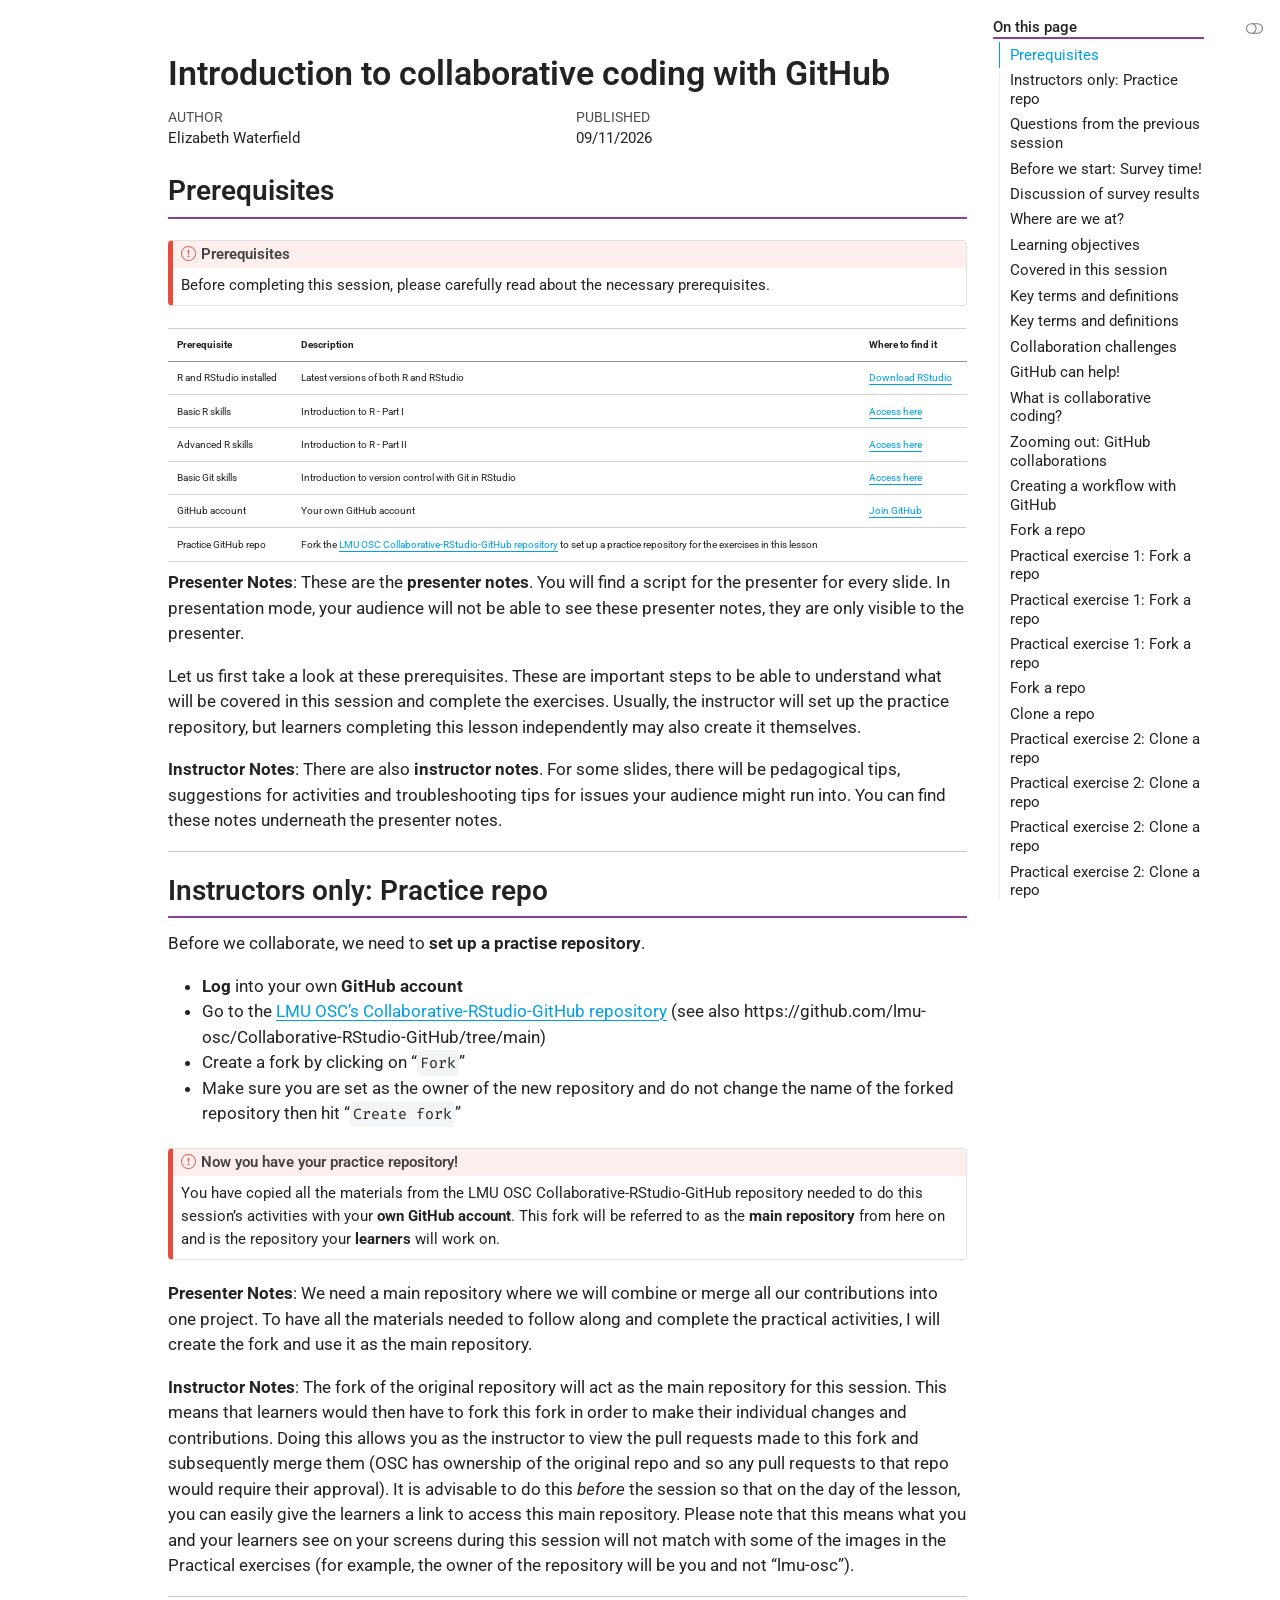
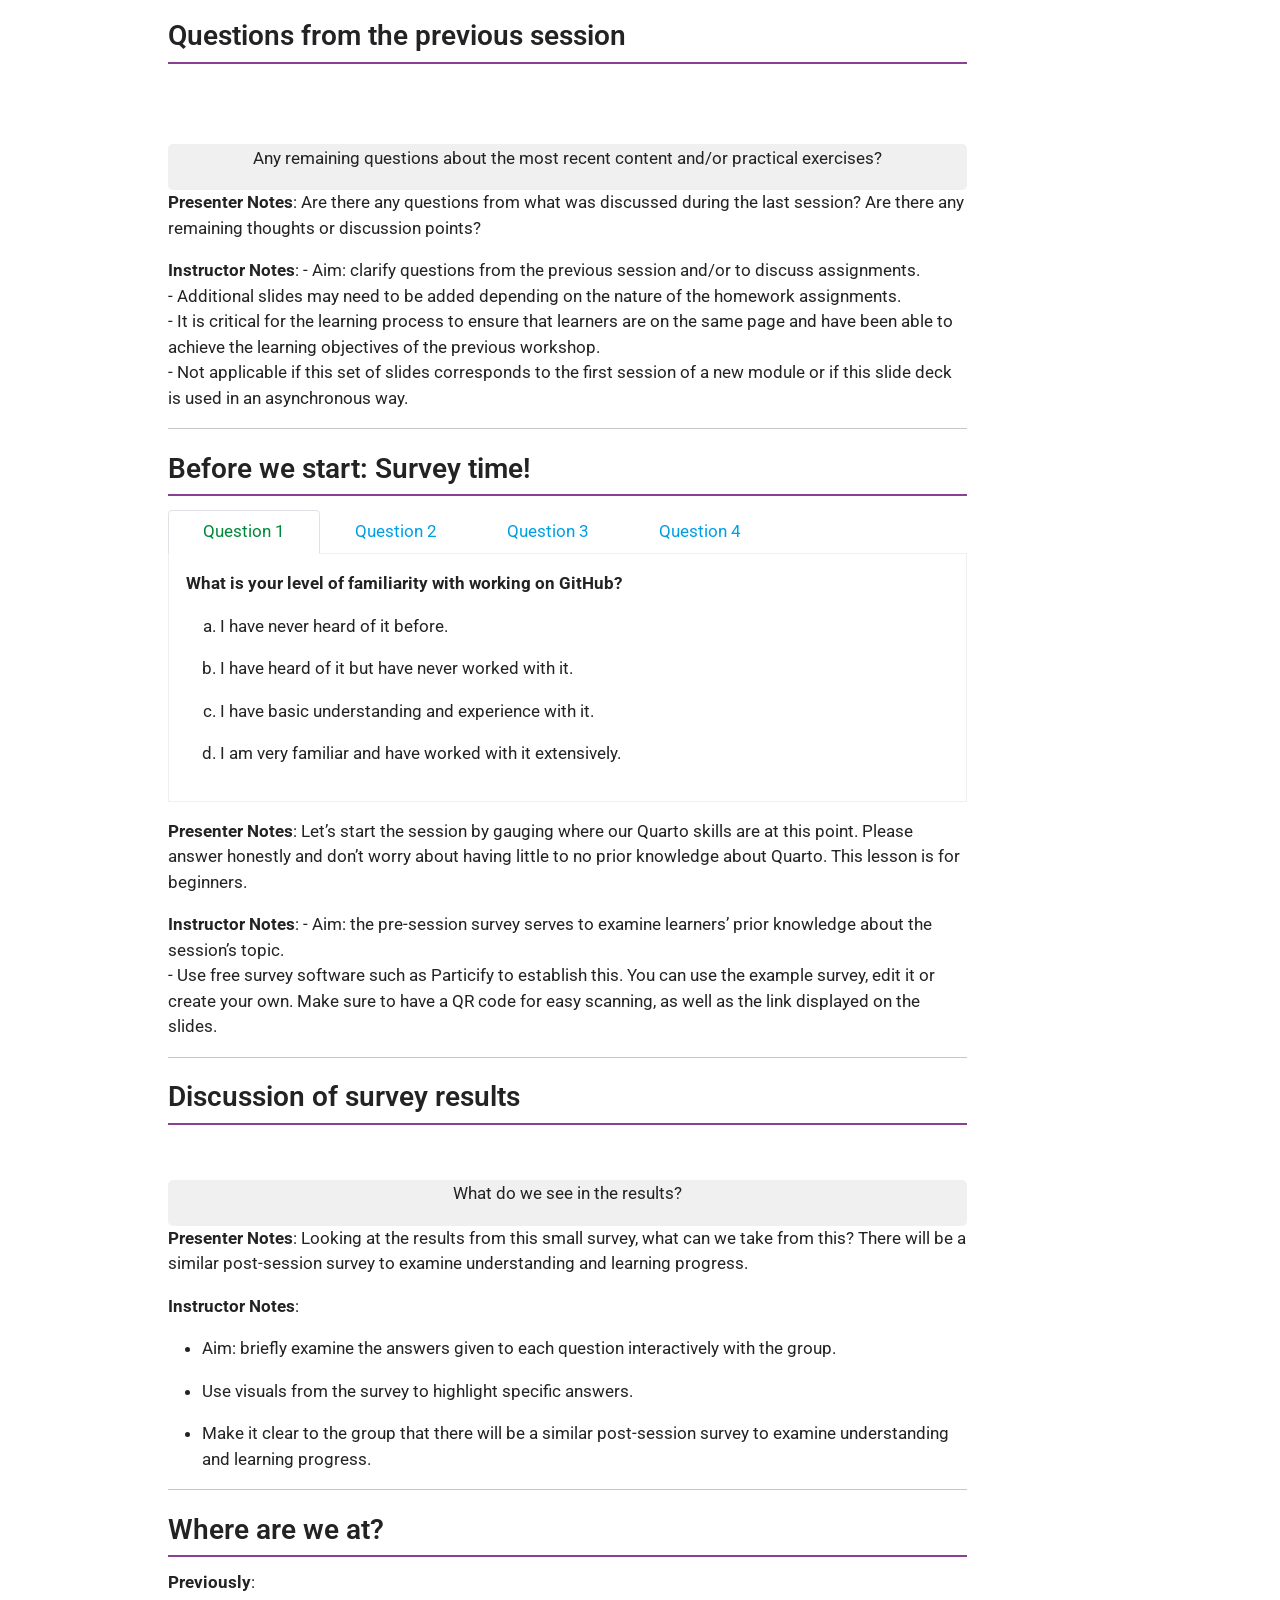
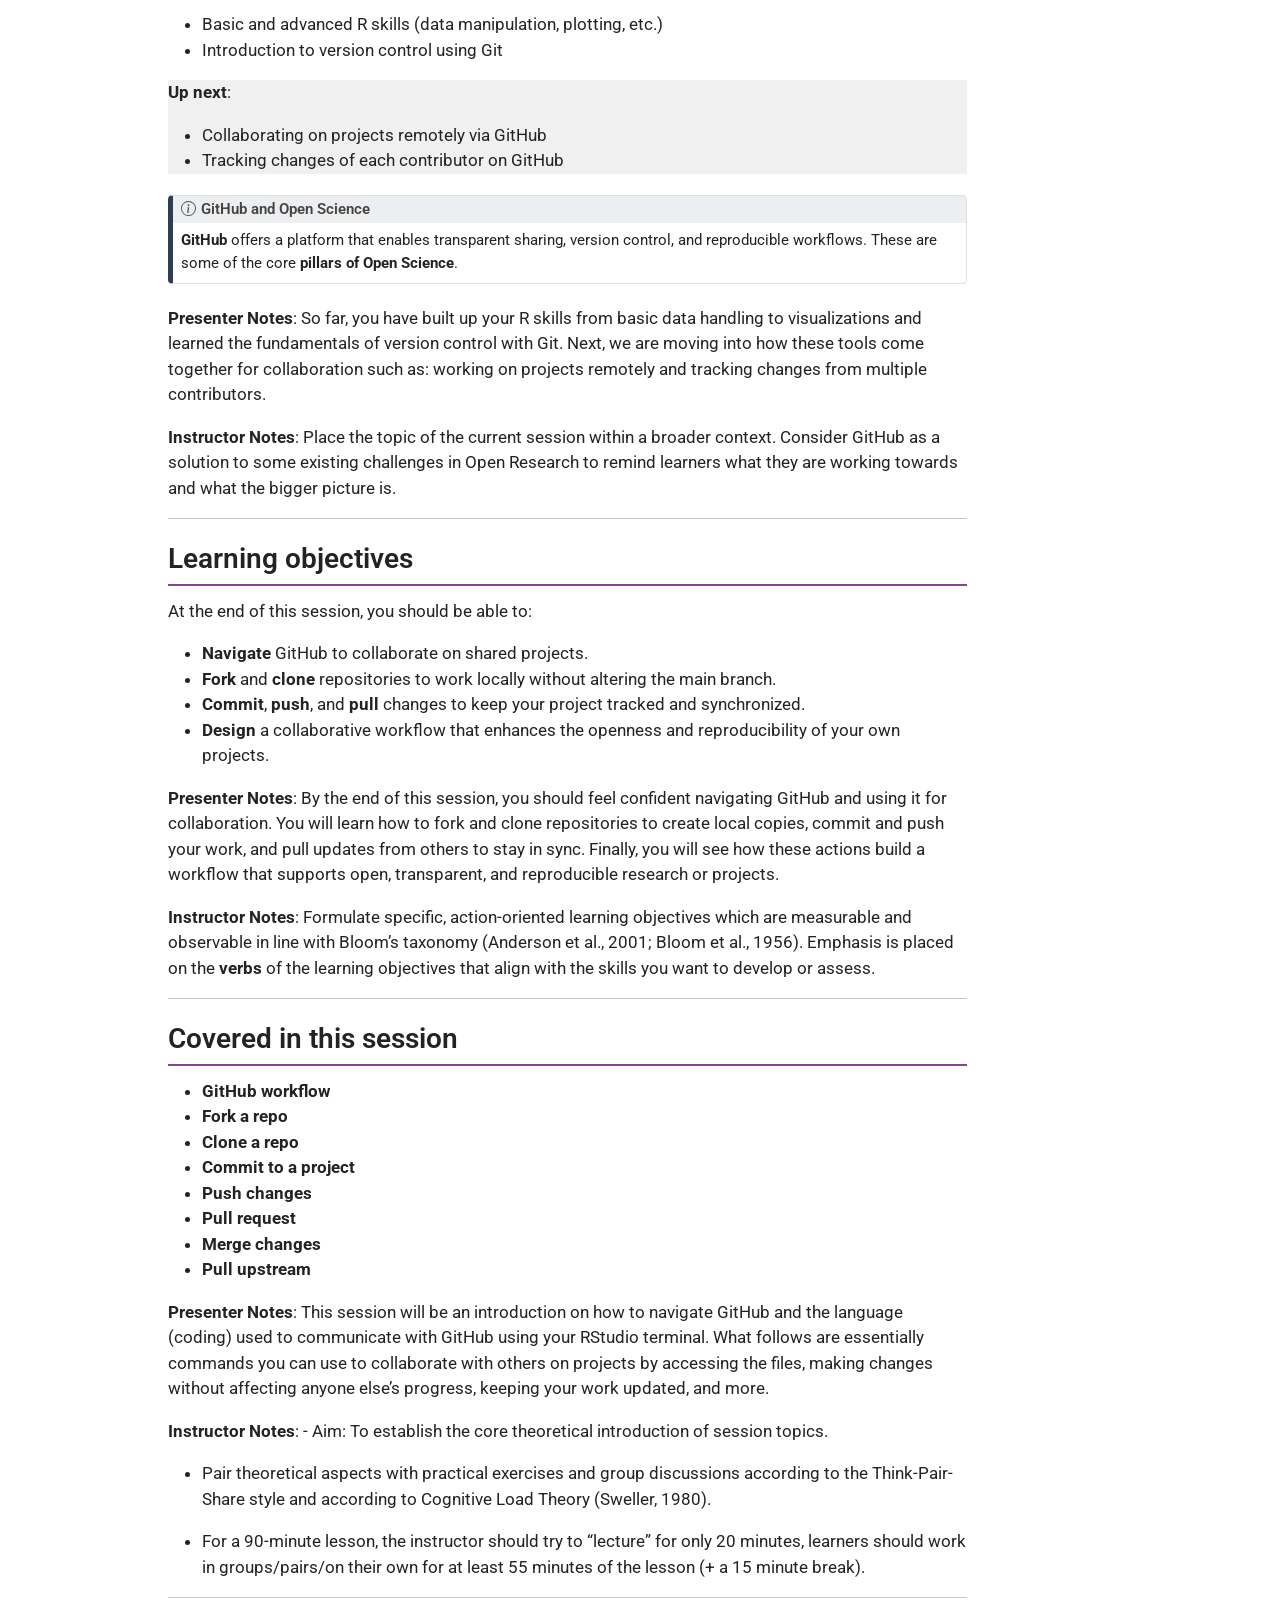
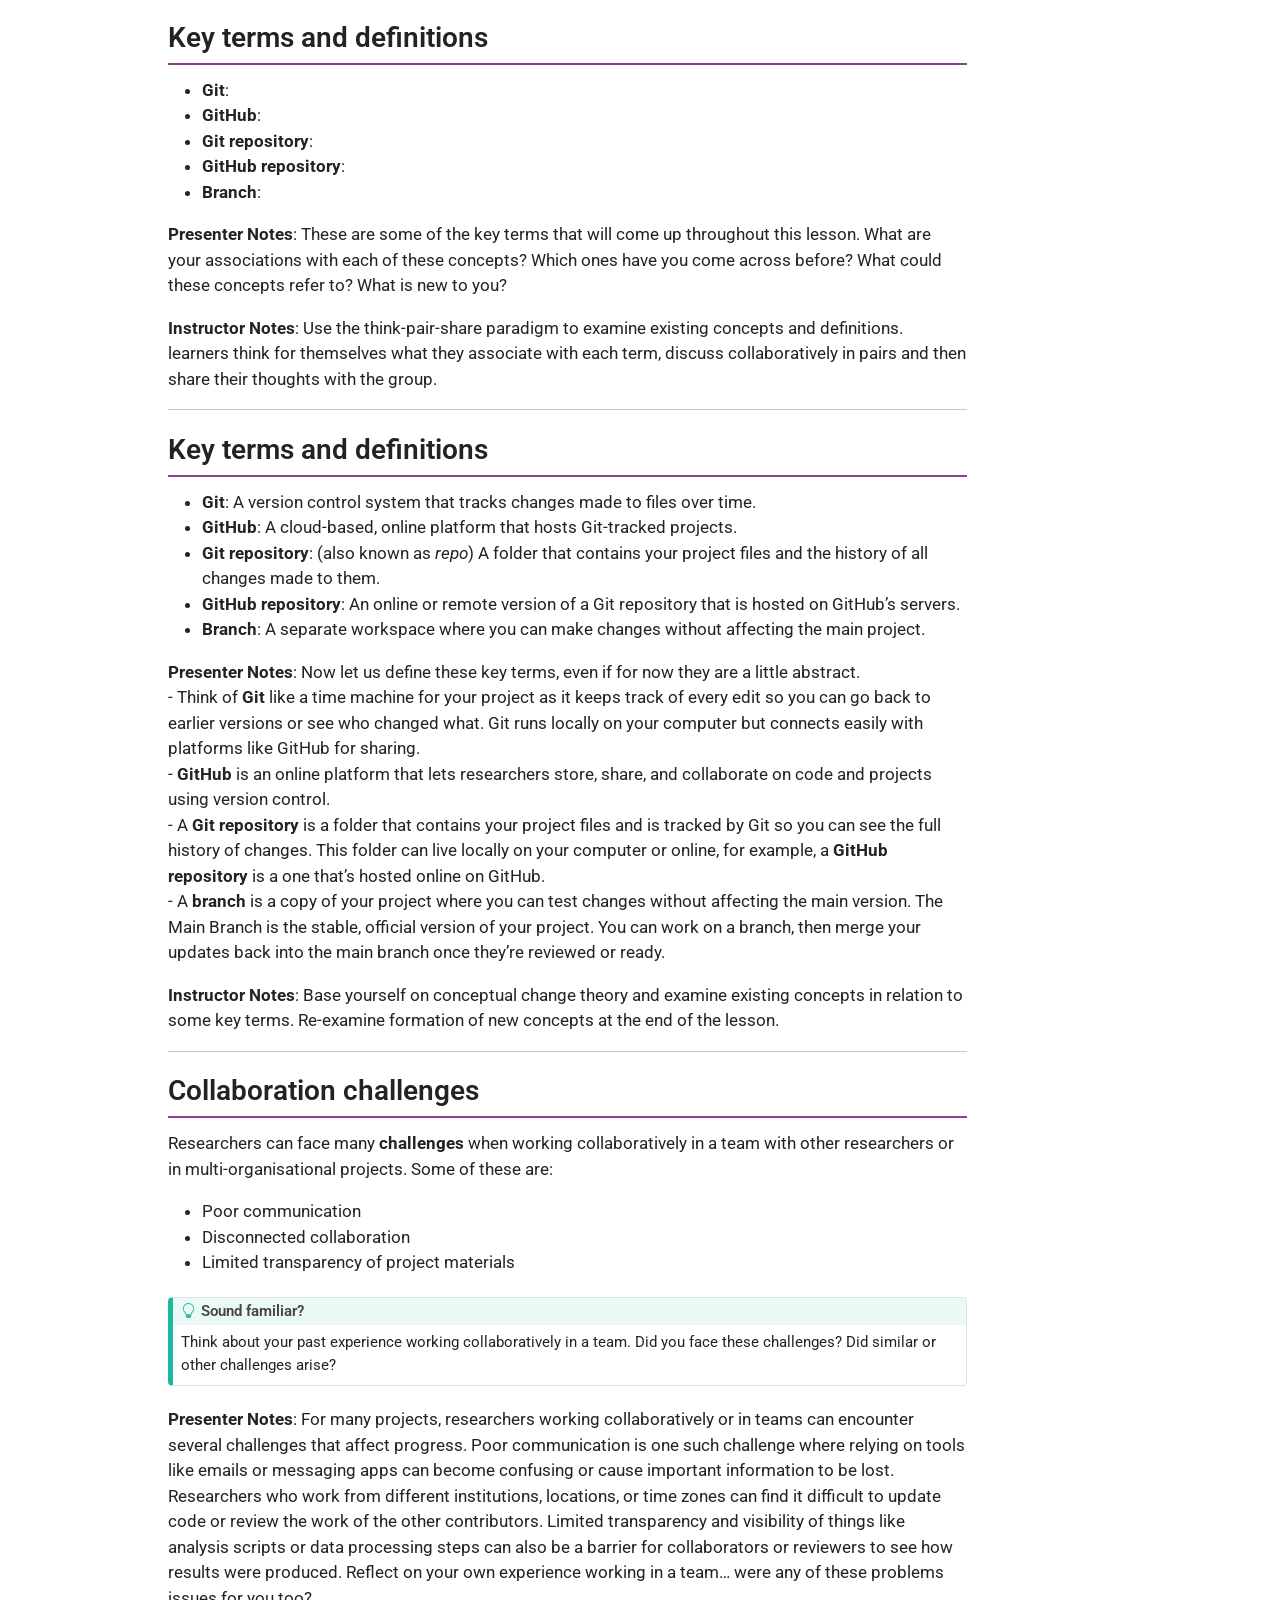
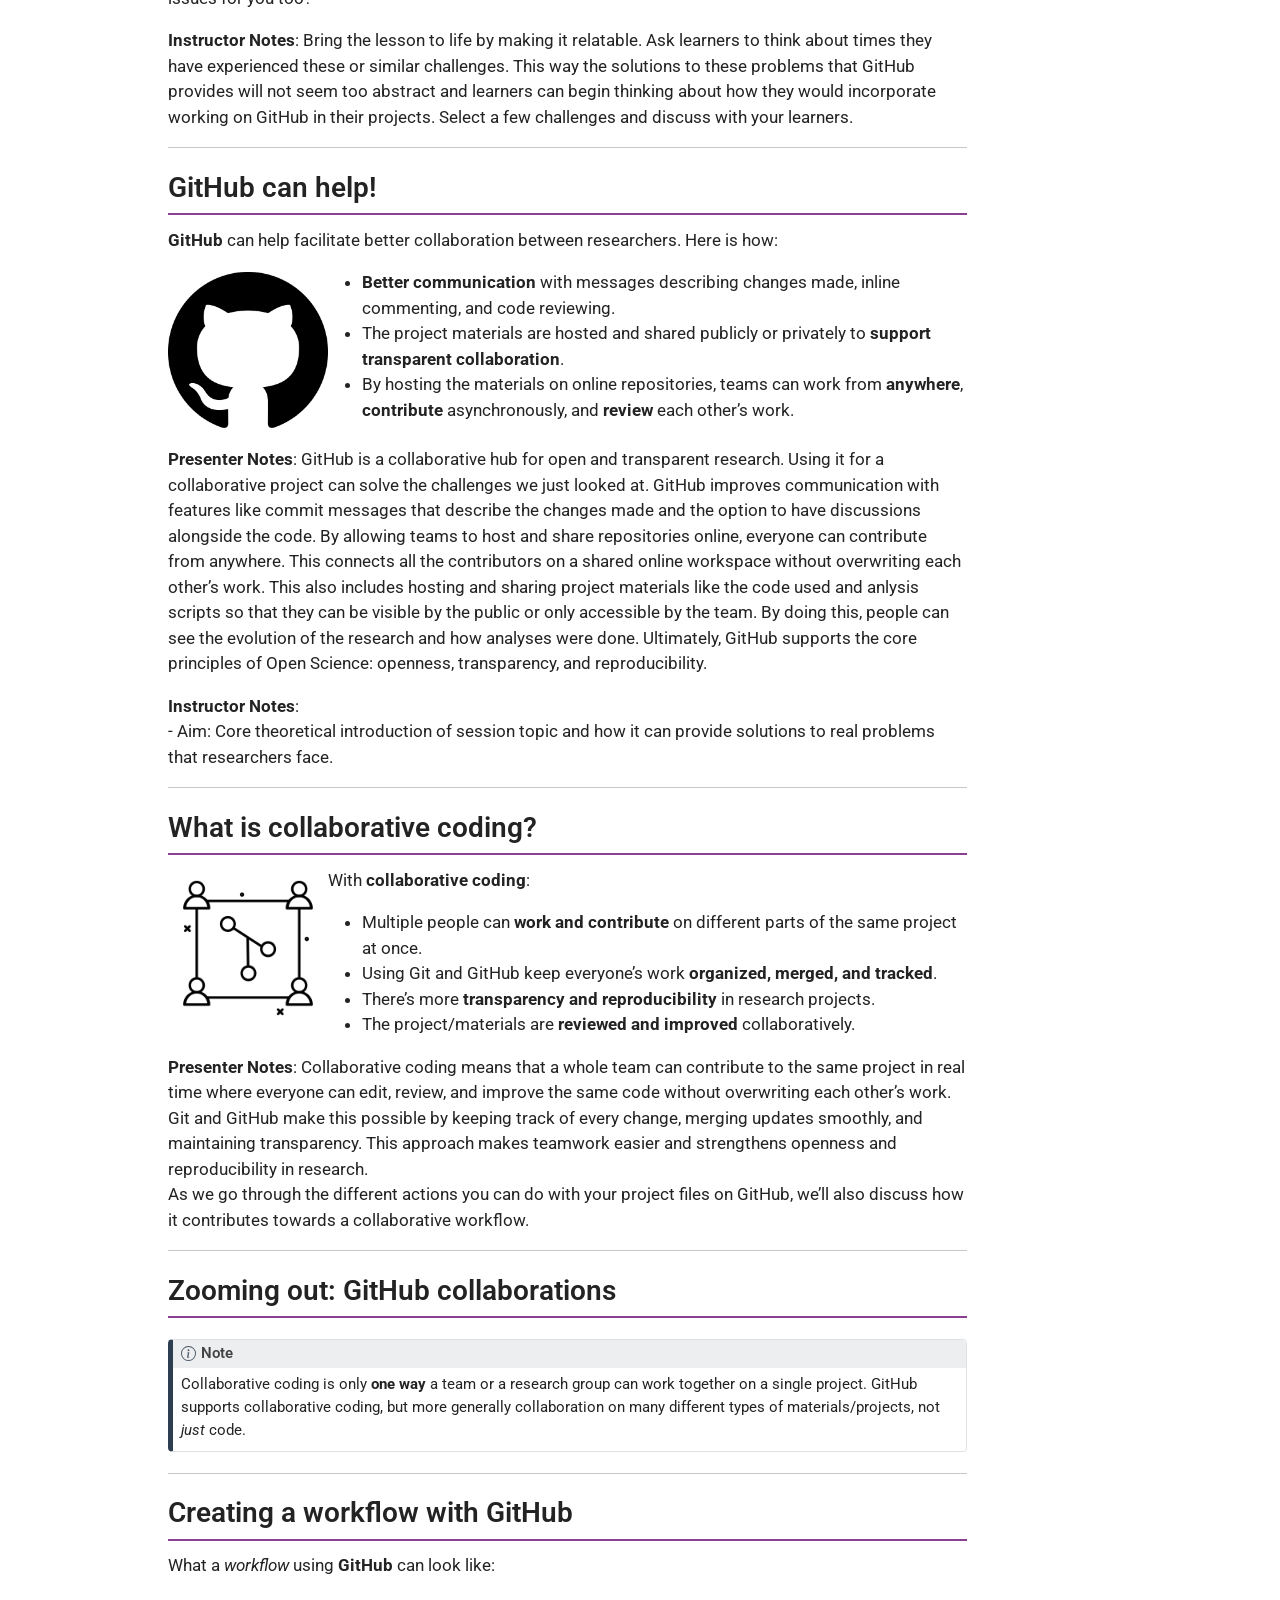
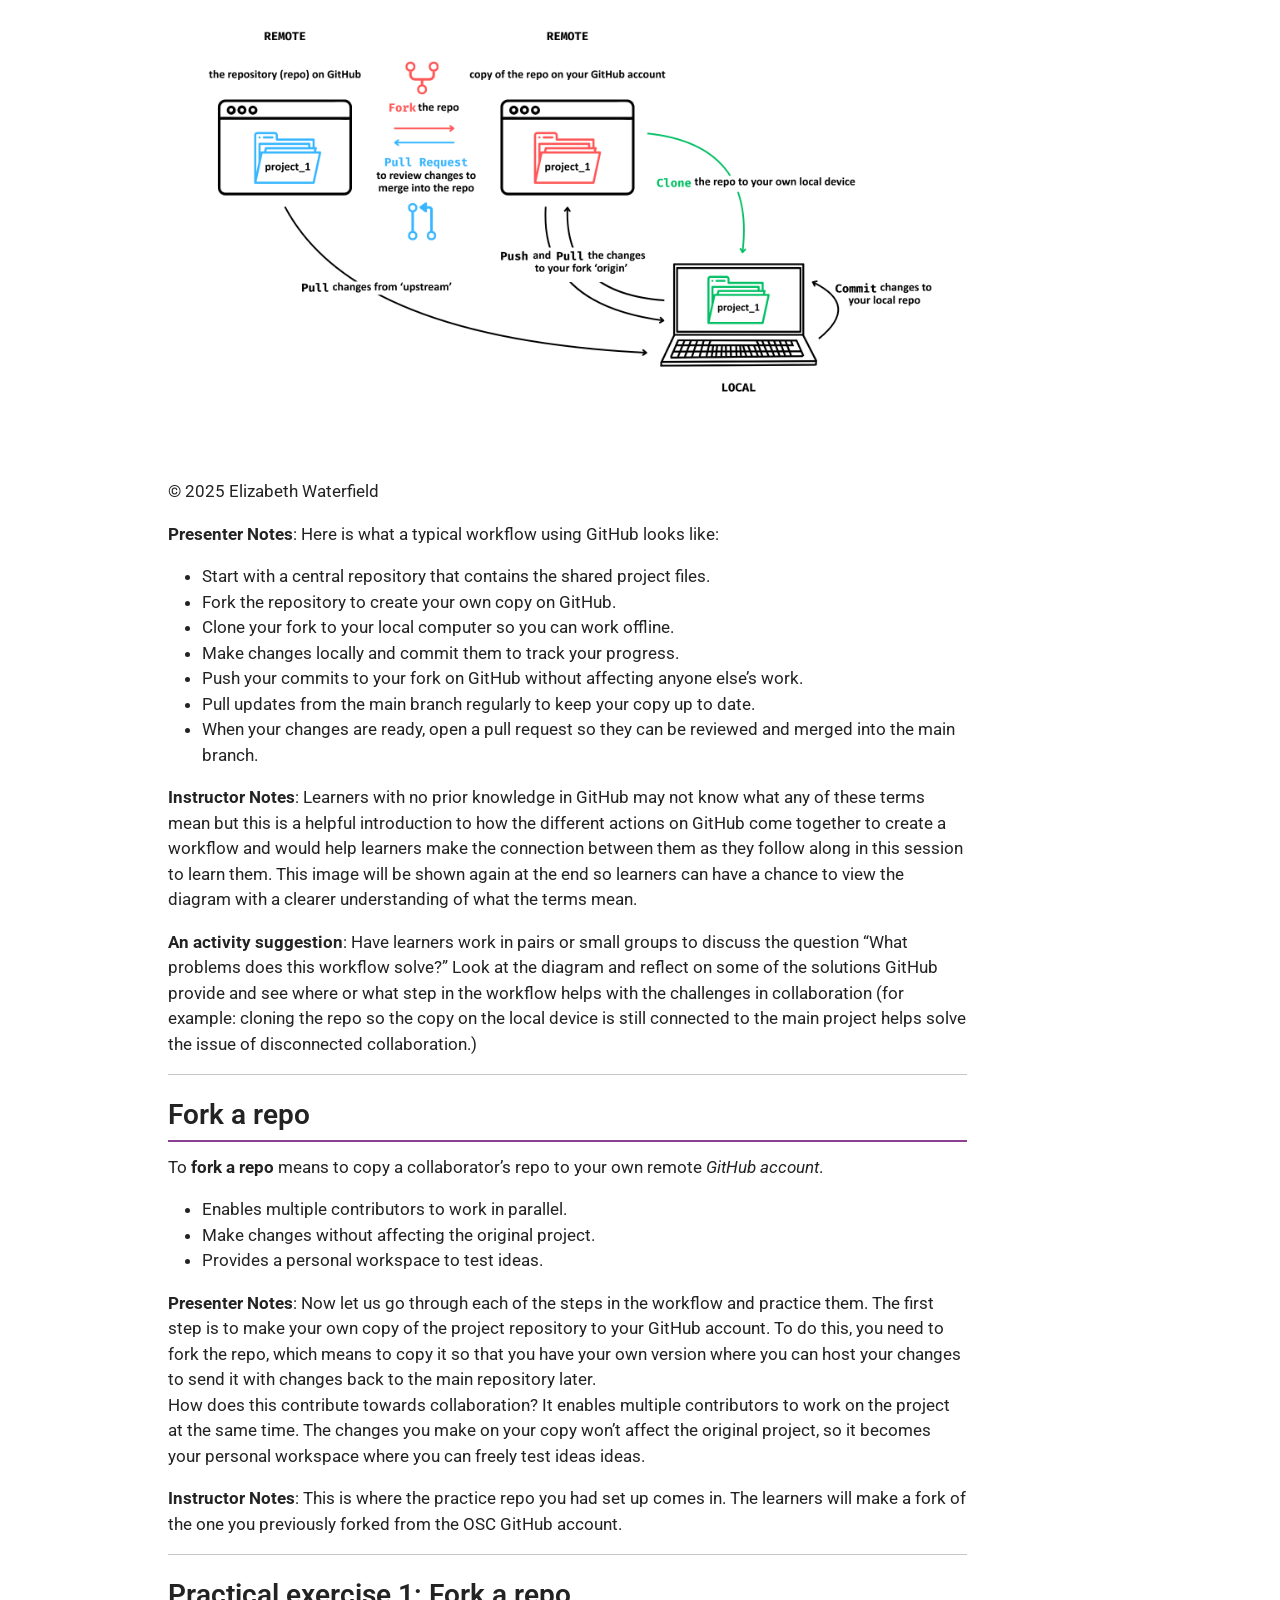
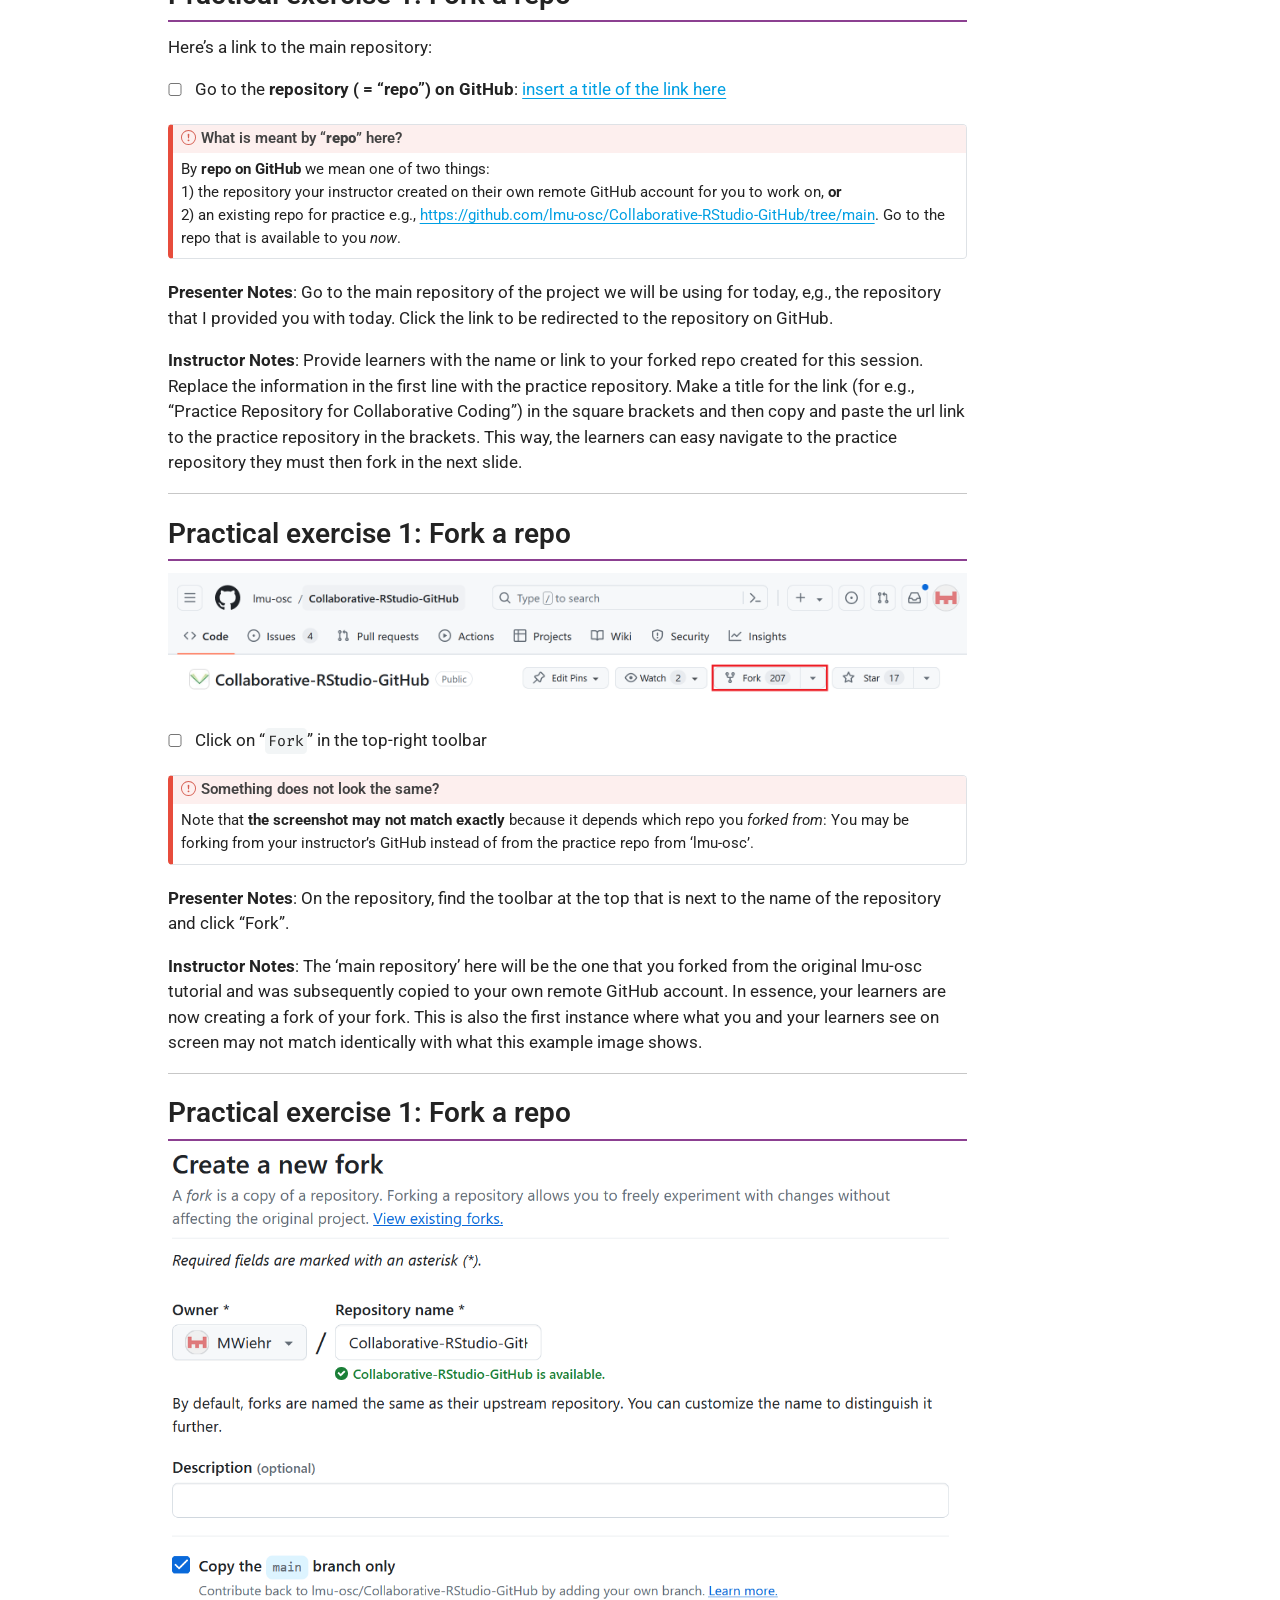
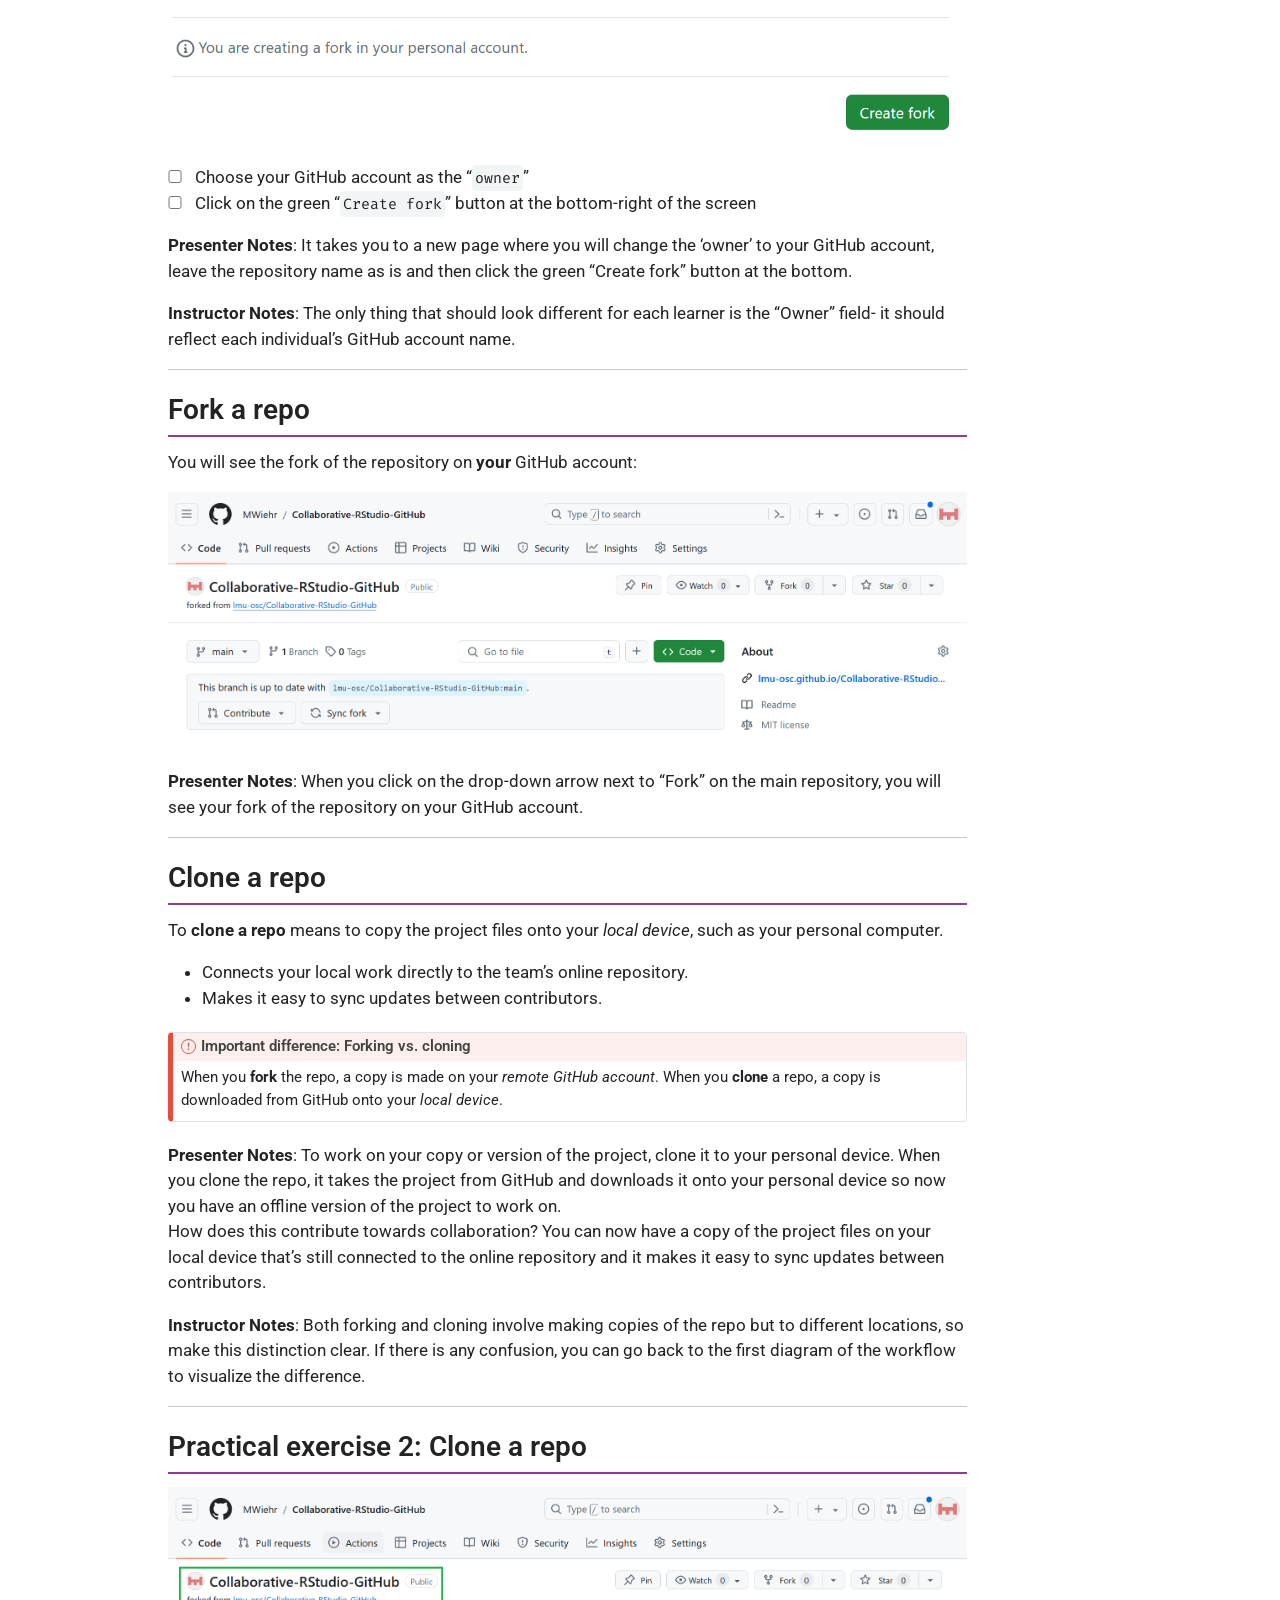
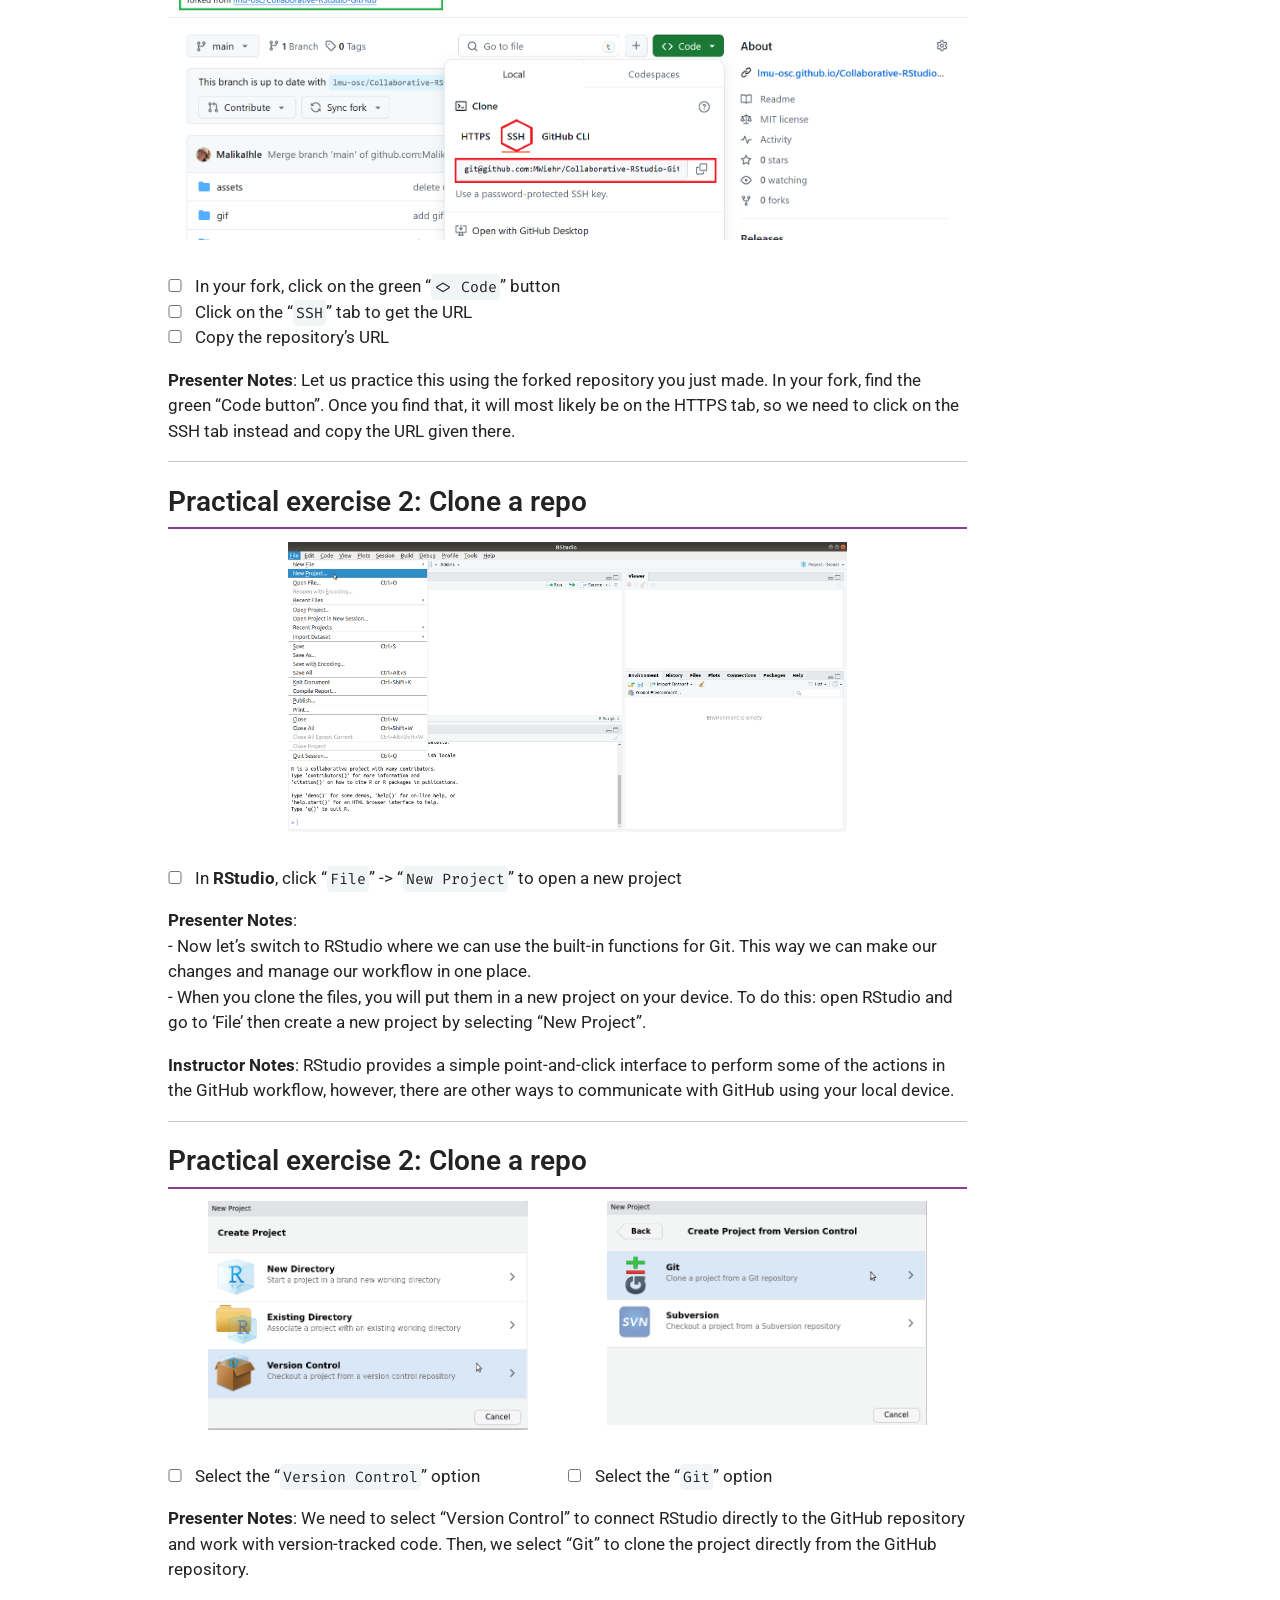
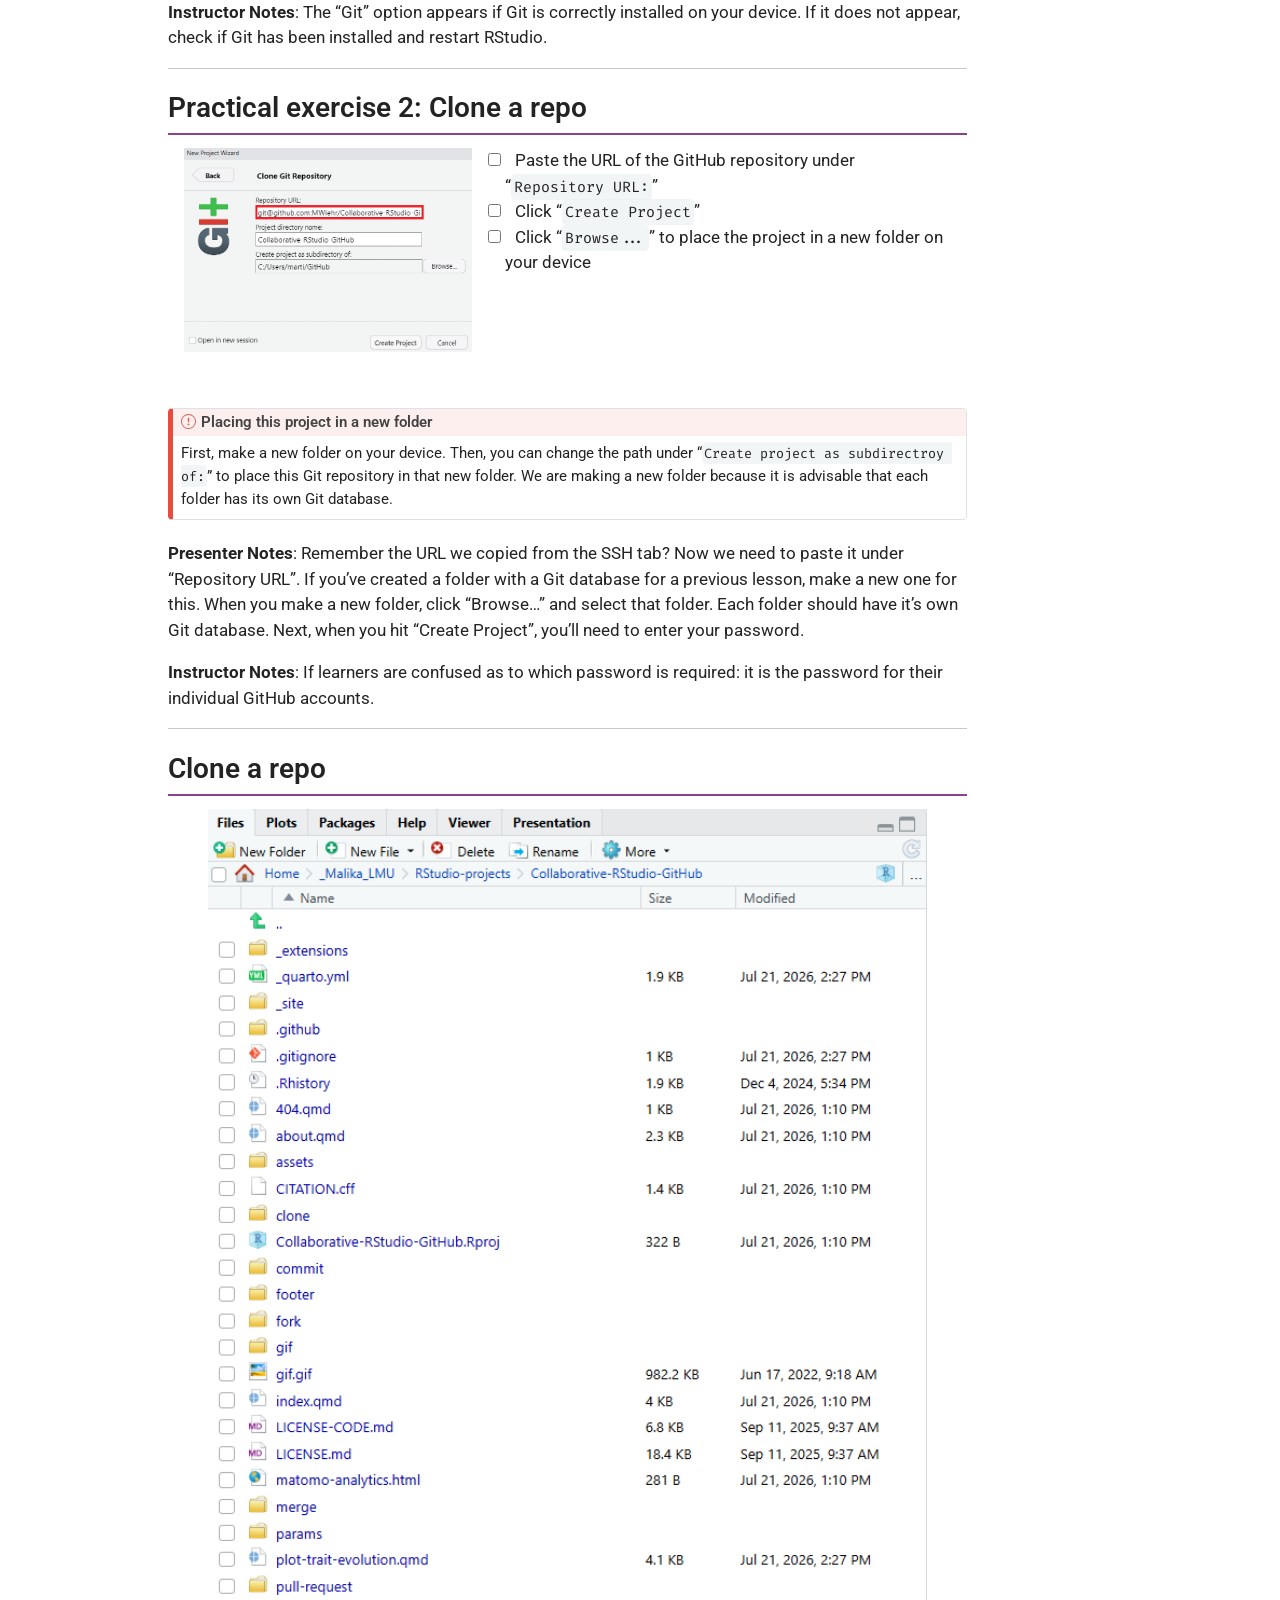
<file: index.html>
<!DOCTYPE html>
<html xmlns="http://www.w3.org/1999/xhtml" lang="en" xml:lang="en"><head>

<meta charset="utf-8">
<meta name="generator" content="quarto-1.11.9">

<meta name="viewport" content="width=device-width, initial-scale=1.0, user-scalable=yes">

<meta name="author" content="Elizabeth Waterfield">
<meta name="dcterms.date" content="2026-09-11">

<title>Introduction to collaborative coding with GitHub</title>
<style>
/* Default styles provided by pandoc.
** See https://pandoc.org/MANUAL.html#variables-for-html for config info.
*/
span.smallcaps{font-variant: small-caps;}
div.columns{display: flex; gap: 1.5em;}
div.column{flex: auto;}
@media screen {
div.columns{gap: min(4vw, 1.5em);}
div.column{overflow-x: auto;}
}
div.hanging-indent{margin-left: 1.5em; text-indent: -1.5em;}
ul.task-list{list-style: none;}
ul.task-list li input[type="checkbox"] {
  width: 0.8em;
  margin: 0 0.8em 0.2em -1em; /* quarto-specific, see https://github.com/quarto-dev/quarto-cli/issues/4556 */ 
  vertical-align: middle;
}
</style>


<script src="site_libs/quarto-nav/quarto-nav.js"></script>
<script src="site_libs/clipboard/clipboard.min.js"></script>
<script src="site_libs/quarto-search/autocomplete.umd.js"></script>
<script src="site_libs/quarto-search/fuse.min.js"></script>
<script src="site_libs/quarto-search/quarto-search.js"></script>
<meta name="quarto:offset" content="./">
<link href="site_libs/quarto-contrib/quarto-project/lmu-osc/osc-brand/lmu-osc-favicon.jpg" rel="icon" type="image/jpeg">
<script src="site_libs/quarto-html/quarto.js" type="module"></script>
<script src="site_libs/quarto-html/tabsets/tabsets.js" type="module"></script>
<script src="site_libs/quarto-html/scrollable-regions/scrollable-regions.js" type="module"></script>
<script src="site_libs/quarto-html/popper.min.js"></script>
<script src="site_libs/quarto-html/tippy.umd.min.js"></script>
<script src="site_libs/quarto-html/anchor.min.js"></script>
<link href="site_libs/quarto-html/tippy.css" rel="stylesheet">
<link href="site_libs/quarto-html/quarto-syntax-highlighting-47407c29e8f0cbb45854e90f85b31c93.css" rel="stylesheet" class="quarto-color-scheme" id="quarto-text-highlighting-styles">
<link href="site_libs/quarto-html/quarto-syntax-highlighting-dark-29bebc711971320925fa0dba636024dd.css" rel="stylesheet" class="quarto-color-scheme quarto-color-alternate" id="quarto-text-highlighting-styles">
<link href="site_libs/quarto-html/quarto-syntax-highlighting-47407c29e8f0cbb45854e90f85b31c93.css" rel="stylesheet" class="quarto-color-scheme-extra" id="quarto-text-highlighting-styles">
<script src="site_libs/bootstrap/bootstrap.min.js"></script>
<link href="site_libs/bootstrap/bootstrap-icons.css" rel="stylesheet">
<link href="site_libs/bootstrap/bootstrap-f3cb2139904eb7c3db8a8fbedb9f6c33.min.css" rel="stylesheet" append-hash="true" class="quarto-color-scheme" id="quarto-bootstrap" data-mode="light">
<link href="site_libs/bootstrap/bootstrap-dark-2050db9f1f5726cb65afa6f8f5766064.min.css" rel="stylesheet" append-hash="true" class="quarto-color-scheme quarto-color-alternate" id="quarto-bootstrap" data-mode="dark">
<link href="site_libs/bootstrap/bootstrap-f3cb2139904eb7c3db8a8fbedb9f6c33.min.css" rel="stylesheet" append-hash="true" class="quarto-color-scheme-extra" id="quarto-bootstrap" data-mode="light">
<script id="quarto-search-options" type="application/json">{
  "location": "sidebar",
  "copy-button": false,
  "collapse-after": 3,
  "panel-placement": "start",
  "type": "textbox",
  "limit": 50,
  "keyboard-shortcut": [
    "f",
    "/",
    "s"
  ],
  "show-item-context": false,
  "language": {
    "search-no-results-text": "No results",
    "search-matching-documents-text": "matching documents",
    "search-copy-link-title": "Copy link to search",
    "search-hide-matches-text": "Hide additional matches",
    "search-more-match-text": "more match in this document",
    "search-more-matches-text": "more matches in this document",
    "search-clear-button-title": "Clear",
    "search-text-placeholder": "",
    "search-detached-cancel-button-title": "Cancel",
    "search-submit-button-title": "Submit",
    "search-label": "Search"
  }
}</script>


</head>

<body class="quarto-light"><a id="quarto-skip-link" class="visually-hidden-focusable" href="#quarto-document-content">Skip to main content</a><script id="quarto-html-before-body" type="application/javascript">
    const toggleBodyColorMode = (bsSheetEl) => {
      const mode = bsSheetEl.getAttribute("data-mode");
      const bodyEl = window.document.querySelector("body");
      if (mode === "dark") {
        bodyEl.classList.add("quarto-dark");
        bodyEl.classList.remove("quarto-light");
      } else {
        bodyEl.classList.add("quarto-light");
        bodyEl.classList.remove("quarto-dark");
      }
    }
    const toggleBodyColorPrimary = () => {
      const bsSheetEl = window.document.querySelector("link#quarto-bootstrap:not([rel=disabled-stylesheet])");
      if (bsSheetEl) {
        toggleBodyColorMode(bsSheetEl);
      }
    }
    const setColorSchemeToggle = (alternate) => {
      const toggles = window.document.querySelectorAll('.quarto-color-scheme-toggle');
      for (let i=0; i < toggles.length; i++) {
        const toggle = toggles[i];
        if (toggle) {
          toggle.setAttribute("aria-checked", alternate ? "true" : "false");
          if (alternate) {
            toggle.classList.add("alternate");
          } else {
            toggle.classList.remove("alternate");
          }
        }
      }
    };
    const toggleColorMode = (alternate) => {
      // Switch the stylesheets
      const primaryStylesheets = window.document.querySelectorAll('link.quarto-color-scheme:not(.quarto-color-alternate)');
      const alternateStylesheets = window.document.querySelectorAll('link.quarto-color-scheme.quarto-color-alternate');
      manageTransitions('#quarto-margin-sidebar .nav-link', false);
      if (alternate) {
        // note: dark is layered on light, we don't disable primary!
        enableStylesheet(alternateStylesheets);
        for (const sheetNode of alternateStylesheets) {
          if (sheetNode.id === "quarto-bootstrap") {
            toggleBodyColorMode(sheetNode);
          }
        }
      } else {
        disableStylesheet(alternateStylesheets);
        enableStylesheet(primaryStylesheets)
        toggleBodyColorPrimary();
      }
      manageTransitions('#quarto-margin-sidebar .nav-link', true);
      // Switch the toggles
      setColorSchemeToggle(alternate)
    }
    // Hack to workaround the fact that safari doesn't
    // properly recolor the scrollbar when toggling (#1455).
    // Not run on load: stylesheets are set before first paint there, and
    // scrolling would undo the scroll to a URL fragment (#14973).
    // The one pixel nudge keeps the reader where they were.
    const refreshSafariScrollbar = () => {
      if (navigator.userAgent.indexOf('Safari') > 0 && navigator.userAgent.indexOf('Chrome') == -1) {
        manageTransitions("body", false);
        const scrollY = window.scrollY;
        window.scrollTo(0, scrollY > 0 ? scrollY - 1 : 1);
        setTimeout(() => {
          window.scrollTo(0, scrollY);
          manageTransitions("body", true);
        }, 40);
      }
    }
    const disableStylesheet = (stylesheets) => {
      for (let i=0; i < stylesheets.length; i++) {
        const stylesheet = stylesheets[i];
        stylesheet.rel = 'disabled-stylesheet';
      }
    }
    const enableStylesheet = (stylesheets) => {
      for (let i=0; i < stylesheets.length; i++) {
        const stylesheet = stylesheets[i];
        if(stylesheet.rel !== 'stylesheet') { // for Chrome, which will still FOUC without this check
          stylesheet.rel = 'stylesheet';
        }
      }
    }
    const manageTransitions = (selector, allowTransitions) => {
      const els = window.document.querySelectorAll(selector);
      for (let i=0; i < els.length; i++) {
        const el = els[i];
        if (allowTransitions) {
          el.classList.remove('notransition');
        } else {
          el.classList.add('notransition');
        }
      }
    }
    const isFileUrl = () => {
      return window.location.protocol === 'file:';
    }
    const hasAlternateSentinel = () => {
      let styleSentinel = getColorSchemeSentinel();
      if (styleSentinel !== null) {
        return styleSentinel === "alternate";
      } else {
        return false;
      }
    }
    const setStyleSentinel = (alternate) => {
      const value = alternate ? "alternate" : "default";
      if (!isFileUrl()) {
        window.localStorage.setItem("quarto-color-scheme", value);
      } else {
        localAlternateSentinel = value;
      }
    }
    const getColorSchemeSentinel = () => {
      if (!isFileUrl()) {
        const storageValue = window.localStorage.getItem("quarto-color-scheme");
        return storageValue != null ? storageValue : localAlternateSentinel;
      } else {
        return localAlternateSentinel;
      }
    }
    const toggleGiscusIfUsed = (isAlternate, darkModeDefault) => {
      const baseTheme = document.querySelector('#giscus-base-theme')?.value ?? 'light';
      const alternateTheme = document.querySelector('#giscus-alt-theme')?.value ?? 'dark';
      let newTheme = '';
      if(authorPrefersDark) {
        newTheme = isAlternate ? baseTheme : alternateTheme;
      } else {
        newTheme = isAlternate ? alternateTheme : baseTheme;
      }
      const changeGiscusTheme = () => {
        // From: https://github.com/giscus/giscus/issues/336
        const sendMessage = (message) => {
          const iframe = document.querySelector('iframe.giscus-frame');
          if (!iframe) return;
          iframe.contentWindow.postMessage({ giscus: message }, 'https://giscus.app');
        }
        sendMessage({
          setConfig: {
            theme: newTheme
          }
        });
      }
      const isGiscussLoaded = window.document.querySelector('iframe.giscus-frame') !== null;
      if (isGiscussLoaded) {
        changeGiscusTheme();
      }
    };
    const authorPrefersDark = false;
    const darkModeDefault = authorPrefersDark;
      document.querySelector('link#quarto-text-highlighting-styles.quarto-color-scheme-extra').rel = 'disabled-stylesheet';
      document.querySelector('link#quarto-bootstrap.quarto-color-scheme-extra').rel = 'disabled-stylesheet';
    let localAlternateSentinel = darkModeDefault ? 'alternate' : 'default';
    // Dark / light mode switch
    window.quartoToggleColorScheme = () => {
      // Read the current dark / light value
      let toAlternate = !hasAlternateSentinel();
      toggleColorMode(toAlternate);
      refreshSafariScrollbar();
      setStyleSentinel(toAlternate);
      toggleGiscusIfUsed(toAlternate, darkModeDefault);
      window.dispatchEvent(new Event('resize'));
    };
    // Switch to dark mode if need be
    if (hasAlternateSentinel()) {
      toggleColorMode(true);
    } else {
      toggleColorMode(false);
    }
  </script>

<div id="quarto-search-results"></div>
<!-- content -->
<div id="quarto-content" class="quarto-container page-columns page-rows-contents page-layout-article">
<!-- sidebar -->
<!-- margin-sidebar -->
    <div id="quarto-margin-sidebar" class="sidebar margin-sidebar">
        <nav id="TOC" role="doc-toc" aria-labelledby="toc-title" class="toc-active">
    <h2 id="toc-title">On this page</h2>
   
  <ul>
  <li><a href="#prerequisites" id="toc-prerequisites" class="nav-link active" data-scroll-target="#prerequisites">Prerequisites</a></li>
  <li><a href="#instructors-only-practice-repo" id="toc-instructors-only-practice-repo" class="nav-link" data-scroll-target="#instructors-only-practice-repo">Instructors only: Practice repo</a></li>
  <li><a href="#questions-from-the-previous-session" id="toc-questions-from-the-previous-session" class="nav-link" data-scroll-target="#questions-from-the-previous-session">Questions from the previous session</a></li>
  <li><a href="#before-we-start-survey-time" id="toc-before-we-start-survey-time" class="nav-link" data-scroll-target="#before-we-start-survey-time">Before we start: Survey time!</a></li>
  <li><a href="#discussion-of-survey-results" id="toc-discussion-of-survey-results" class="nav-link" data-scroll-target="#discussion-of-survey-results">Discussion of survey results</a></li>
  <li><a href="#where-are-we-at" id="toc-where-are-we-at" class="nav-link" data-scroll-target="#where-are-we-at">Where are we at?</a></li>
  <li><a href="#learning-objectives" id="toc-learning-objectives" class="nav-link" data-scroll-target="#learning-objectives">Learning objectives</a></li>
  <li><a href="#covered-in-this-session" id="toc-covered-in-this-session" class="nav-link" data-scroll-target="#covered-in-this-session">Covered in this session</a></li>
  <li><a href="#key-terms-and-definitions" id="toc-key-terms-and-definitions" class="nav-link" data-scroll-target="#key-terms-and-definitions">Key terms and definitions</a></li>
  <li><a href="#key-terms-and-definitions-1" id="toc-key-terms-and-definitions-1" class="nav-link" data-scroll-target="#key-terms-and-definitions-1">Key terms and definitions</a></li>
  <li><a href="#collaboration-challenges" id="toc-collaboration-challenges" class="nav-link" data-scroll-target="#collaboration-challenges">Collaboration challenges</a></li>
  <li><a href="#github-can-help" id="toc-github-can-help" class="nav-link" data-scroll-target="#github-can-help">GitHub can help!</a></li>
  <li><a href="#what-is-collaborative-coding" id="toc-what-is-collaborative-coding" class="nav-link" data-scroll-target="#what-is-collaborative-coding">What is collaborative coding?</a></li>
  <li><a href="#zooming-out-github-collaborations" id="toc-zooming-out-github-collaborations" class="nav-link" data-scroll-target="#zooming-out-github-collaborations">Zooming out: GitHub collaborations</a></li>
  <li><a href="#creating-a-workflow-with-github" id="toc-creating-a-workflow-with-github" class="nav-link" data-scroll-target="#creating-a-workflow-with-github">Creating a workflow with GitHub</a></li>
  <li><a href="#fork-a-repo" id="toc-fork-a-repo" class="nav-link" data-scroll-target="#fork-a-repo">Fork a repo</a></li>
  <li><a href="#practical-exercise-1-fork-a-repo" id="toc-practical-exercise-1-fork-a-repo" class="nav-link" data-scroll-target="#practical-exercise-1-fork-a-repo">Practical exercise 1: Fork a repo</a></li>
  <li><a href="#practical-exercise-1-fork-a-repo-1" id="toc-practical-exercise-1-fork-a-repo-1" class="nav-link" data-scroll-target="#practical-exercise-1-fork-a-repo-1">Practical exercise 1: Fork a repo</a></li>
  <li><a href="#practical-exercise-1-fork-a-repo-2" id="toc-practical-exercise-1-fork-a-repo-2" class="nav-link" data-scroll-target="#practical-exercise-1-fork-a-repo-2">Practical exercise 1: Fork a repo</a></li>
  <li><a href="#fork-a-repo-1" id="toc-fork-a-repo-1" class="nav-link" data-scroll-target="#fork-a-repo-1">Fork a repo</a></li>
  <li><a href="#clone-a-repo" id="toc-clone-a-repo" class="nav-link" data-scroll-target="#clone-a-repo">Clone a repo</a></li>
  <li><a href="#practical-exercise-2-clone-a-repo" id="toc-practical-exercise-2-clone-a-repo" class="nav-link" data-scroll-target="#practical-exercise-2-clone-a-repo">Practical exercise 2: Clone a repo</a></li>
  <li><a href="#practical-exercise-2-clone-a-repo-1" id="toc-practical-exercise-2-clone-a-repo-1" class="nav-link" data-scroll-target="#practical-exercise-2-clone-a-repo-1">Practical exercise 2: Clone a repo</a></li>
  <li><a href="#practical-exercise-2-clone-a-repo-2" id="toc-practical-exercise-2-clone-a-repo-2" class="nav-link" data-scroll-target="#practical-exercise-2-clone-a-repo-2">Practical exercise 2: Clone a repo</a></li>
  <li><a href="#practical-exercise-2-clone-a-repo-3" id="toc-practical-exercise-2-clone-a-repo-3" class="nav-link" data-scroll-target="#practical-exercise-2-clone-a-repo-3">Practical exercise 2: Clone a repo</a></li>
  <li><a href="#clone-a-repo-1" id="toc-clone-a-repo-1" class="nav-link" data-scroll-target="#clone-a-repo-1">Clone a repo</a></li>
  <li><a href="#commit-to-a-project" id="toc-commit-to-a-project" class="nav-link" data-scroll-target="#commit-to-a-project">Commit to a project</a></li>
  <li><a href="#practical-exercise-3-commit" id="toc-practical-exercise-3-commit" class="nav-link" data-scroll-target="#practical-exercise-3-commit">Practical exercise 3: Commit</a></li>
  <li><a href="#practical-exercise-3-commit-1" id="toc-practical-exercise-3-commit-1" class="nav-link" data-scroll-target="#practical-exercise-3-commit-1">Practical exercise 3: Commit</a></li>
  <li><a href="#practical-exercise-3-commit-2" id="toc-practical-exercise-3-commit-2" class="nav-link" data-scroll-target="#practical-exercise-3-commit-2">Practical exercise 3: Commit</a></li>
  <li><a href="#practical-exercise-3-commit-3" id="toc-practical-exercise-3-commit-3" class="nav-link" data-scroll-target="#practical-exercise-3-commit-3">Practical exercise 3: Commit</a></li>
  <li><a href="#practical-exercise-3-commit-4" id="toc-practical-exercise-3-commit-4" class="nav-link" data-scroll-target="#practical-exercise-3-commit-4">Practical exercise 3: Commit</a></li>
  <li><a href="#you-made-a-contribution" id="toc-you-made-a-contribution" class="nav-link" data-scroll-target="#you-made-a-contribution">You made a contribution!</a></li>
  <li><a href="#push-changes" id="toc-push-changes" class="nav-link" data-scroll-target="#push-changes">Push changes</a></li>
  <li><a href="#practical-exercise-4-push" id="toc-practical-exercise-4-push" class="nav-link" data-scroll-target="#practical-exercise-4-push">Practical exercise 4: Push</a></li>
  <li><a href="#push-changes-1" id="toc-push-changes-1" class="nav-link" data-scroll-target="#push-changes-1">Push changes</a></li>
  <li><a href="#push-changes-2" id="toc-push-changes-2" class="nav-link" data-scroll-target="#push-changes-2">Push changes</a></li>
  <li><a href="#pre-break-quiz" id="toc-pre-break-quiz" class="nav-link" data-scroll-target="#pre-break-quiz">Pre-break quiz</a></li>
  <li><a href="#break-15-minutes" id="toc-break-15-minutes" class="nav-link" data-scroll-target="#break-15-minutes">Break! 15 minutes</a>
  <ul class="collapse">
  <li><a href="#post-break-quiz-discussion" id="toc-post-break-quiz-discussion" class="nav-link" data-scroll-target="#post-break-quiz-discussion">Post-break quiz discussion</a></li>
  <li><a href="#pull-request" id="toc-pull-request" class="nav-link" data-scroll-target="#pull-request">Pull request</a></li>
  <li><a href="#practical-exercise-5-pull-request" id="toc-practical-exercise-5-pull-request" class="nav-link" data-scroll-target="#practical-exercise-5-pull-request">Practical exercise 5: Pull request</a></li>
  <li><a href="#practical-exercise-5-pull-request-1" id="toc-practical-exercise-5-pull-request-1" class="nav-link" data-scroll-target="#practical-exercise-5-pull-request-1">Practical exercise 5: Pull request</a></li>
  <li><a href="#practical-exercise-5-pull-request-2" id="toc-practical-exercise-5-pull-request-2" class="nav-link" data-scroll-target="#practical-exercise-5-pull-request-2">Practical exercise 5: Pull request</a></li>
  <li><a href="#merge-changes" id="toc-merge-changes" class="nav-link" data-scroll-target="#merge-changes">Merge changes</a></li>
  <li><a href="#how-to-merge-changes" id="toc-how-to-merge-changes" class="nav-link" data-scroll-target="#how-to-merge-changes">How to merge changes</a></li>
  <li><a href="#how-to-merge-changes-1" id="toc-how-to-merge-changes-1" class="nav-link" data-scroll-target="#how-to-merge-changes-1">How to merge changes</a></li>
  <li><a href="#how-to-merge-changes-2" id="toc-how-to-merge-changes-2" class="nav-link" data-scroll-target="#how-to-merge-changes-2">How to merge changes</a></li>
  <li><a href="#how-to-merge-changes-3" id="toc-how-to-merge-changes-3" class="nav-link" data-scroll-target="#how-to-merge-changes-3">How to merge changes</a></li>
  <li><a href="#how-to-merge-changes-4" id="toc-how-to-merge-changes-4" class="nav-link" data-scroll-target="#how-to-merge-changes-4">How to merge changes</a></li>
  <li><a href="#merge-changes---live-demo" id="toc-merge-changes---live-demo" class="nav-link" data-scroll-target="#merge-changes---live-demo">Merge changes - live demo!</a></li>
  <li><a href="#pull-upstream" id="toc-pull-upstream" class="nav-link" data-scroll-target="#pull-upstream">Pull upstream</a></li>
  <li><a href="#practical-exercise-6-pull" id="toc-practical-exercise-6-pull" class="nav-link" data-scroll-target="#practical-exercise-6-pull">Practical exercise 6: Pull</a></li>
  <li><a href="#practical-exercise-6-pull-1" id="toc-practical-exercise-6-pull-1" class="nav-link" data-scroll-target="#practical-exercise-6-pull-1">Practical exercise 6: Pull</a></li>
  <li><a href="#practical-exercise-6-pull-2" id="toc-practical-exercise-6-pull-2" class="nav-link" data-scroll-target="#practical-exercise-6-pull-2">Practical exercise 6: Pull</a></li>
  <li><a href="#practical-exercise-6-pull-3" id="toc-practical-exercise-6-pull-3" class="nav-link" data-scroll-target="#practical-exercise-6-pull-3">Practical exercise 6: Pull</a></li>
  <li><a href="#and-that-is-it" id="toc-and-that-is-it" class="nav-link" data-scroll-target="#and-that-is-it">And that is it!</a></li>
  <li><a href="#recap" id="toc-recap" class="nav-link" data-scroll-target="#recap">Recap</a></li>
  <li><a href="#recap-activity" id="toc-recap-activity" class="nav-link" data-scroll-target="#recap-activity">Recap activity</a></li>
  <li><a href="#recap-activity-1" id="toc-recap-activity-1" class="nav-link" data-scroll-target="#recap-activity-1">Recap activity</a></li>
  <li><a href="#collaborative-coding-with-github" id="toc-collaborative-coding-with-github" class="nav-link" data-scroll-target="#collaborative-coding-with-github">Collaborative coding with GitHub</a></li>
  <li><a href="#take-home-message" id="toc-take-home-message" class="nav-link" data-scroll-target="#take-home-message">Take-home message</a></li>
  <li><a href="#git-from-the-terminal" id="toc-git-from-the-terminal" class="nav-link" data-scroll-target="#git-from-the-terminal">Git from the terminal</a></li>
  <li><a href="#assignment" id="toc-assignment" class="nav-link" data-scroll-target="#assignment">Assignment</a></li>
  <li><a href="#to-conclude-survey-time" id="toc-to-conclude-survey-time" class="nav-link" data-scroll-target="#to-conclude-survey-time">To conclude: Survey time!</a></li>
  <li><a href="#discussion-of-survey-results-1" id="toc-discussion-of-survey-results-1" class="nav-link" data-scroll-target="#discussion-of-survey-results-1">Discussion of survey results</a></li>
  <li><a href="#references" id="toc-references" class="nav-link" data-scroll-target="#references">References</a></li>
  <li><a href="#pedagogical-add-on-tools-for-instructors" id="toc-pedagogical-add-on-tools-for-instructors" class="nav-link" data-scroll-target="#pedagogical-add-on-tools-for-instructors">Pedagogical add-on tools for instructors</a></li>
  <li><a href="#additional-related-content" id="toc-additional-related-content" class="nav-link" data-scroll-target="#additional-related-content">Additional related content</a></li>
  <li><a href="#contribution-statement" id="toc-contribution-statement" class="nav-link" data-scroll-target="#contribution-statement">Contribution statement</a></li>
  <li><a href="#licence-and-citation-statement" id="toc-licence-and-citation-statement" class="nav-link" data-scroll-target="#licence-and-citation-statement">Licence and citation statement</a></li>
  </ul></li>
  </ul>
<div class="quarto-alternate-formats"><h2>Other Formats</h2><ul><li><a href="slides-github-revealjs.html"><i class="bi bi-file-slides"></i>RevealJS</a></li><li><a href="slides-github.pdf"><i class="bi bi-file-pdf"></i>PDF</a></li><li><a href="slides-github.pptx"><i class="bi bi-file-slides"></i>Powerpoint (osc-brand)</a></li></ul></div></nav>
    </div>
<!-- main -->
<main class="content" id="quarto-document-content" tabindex="-1">


<header id="title-block-header" class="quarto-title-block default">
<div class="quarto-title">
<h1 class="title">Introduction to collaborative coding with GitHub</h1>
</div>



<div class="quarto-title-meta">

    <div>
    <div class="quarto-title-meta-heading">Author</div>
    <div class="quarto-title-meta-contents">
             <p>Elizabeth Waterfield </p>
          </div>
  </div>
    
    <div>
    <div class="quarto-title-meta-heading">Published</div>
    <div class="quarto-title-meta-contents">
      <p class="date">09/11/2026</p>
    </div>
  </div>
  
    
  </div>
  


</header>


<section id="prerequisites" class="level2">
<h2 class="anchored" data-anchor-id="prerequisites">Prerequisites</h2>
<div class="callout callout-style-default callout-important callout-titled">
<div class="callout-header d-flex align-content-center">
<div class="callout-icon-container">
<i class="callout-icon"></i>
</div>
<div class="callout-title-container flex-fill">
<span class="screen-reader-only">Important</span>Prerequisites
</div>
</div>
<div class="callout-body-container callout-body">
<p>Before completing this session, please carefully read about the necessary prerequisites.</p>
</div>
</div>
<div style="font-size: 0.6em;">
<table class="caption-top table">
<thead>
<tr class="header">
<th>Prerequisite</th>
<th>Description</th>
<th>Where to find it</th>
</tr>
</thead>
<tbody>
<tr class="odd">
<td>R and RStudio installed</td>
<td>Latest versions of both R and RStudio</td>
<td><a href="https://posit.co/download/rstudio-desktop/">Download RStudio</a></td>
</tr>
<tr class="even">
<td>Basic R skills</td>
<td>Introduction to R - Part I</td>
<td><a href="https://lmu-osc.github.io/teaching-material-for-novices/open-research-tools/r-part-I/">Access here</a></td>
</tr>
<tr class="odd">
<td>Advanced R skills</td>
<td>Introduction to R - Part II</td>
<td><a href="https://lmu-osc.github.io/teaching-material-for-novices/open-research-tools/r-part-II/">Access here</a></td>
</tr>
<tr class="even">
<td>Basic Git skills</td>
<td>Introduction to version control with Git in RStudio</td>
<td><a href="https://lmu-osc.github.io/teaching-material-for-novices/open-research-tools/git/">Access here</a></td>
</tr>
<tr class="odd">
<td>GitHub account</td>
<td>Your own GitHub account</td>
<td><a href="https://github.com/join">Join GitHub</a></td>
</tr>
<tr class="even">
<td>Practice GitHub repo</td>
<td>Fork the <a href="https://github.com/lmu-osc/Collaborative-RStudio-GitHub/tree/main">LMU OSC Collaborative-RStudio-GitHub repository</a> to set up a practice repository for the exercises in this lesson</td>
<td></td>
</tr>
</tbody>
</table>
</div>
<div class="notes">
<p><strong>Presenter Notes</strong>: These are the <strong>presenter notes</strong>. You will find a script for the presenter for every slide. In presentation mode, your audience will not be able to see these presenter notes, they are only visible to the presenter.</p>
<p>Let us first take a look at these prerequisites. These are important steps to be able to understand what will be covered in this session and complete the exercises. Usually, the instructor will set up the practice repository, but learners completing this lesson independently may also create it themselves.</p>
<p><strong>Instructor Notes</strong>: There are also <strong>instructor notes</strong>. For some slides, there will be pedagogical tips, suggestions for activities and troubleshooting tips for issues your audience might run into. You can find these notes underneath the presenter notes.</p>
</div>
<hr>
</section>
<section id="instructors-only-practice-repo" class="level2">
<h2 class="anchored" data-anchor-id="instructors-only-practice-repo">Instructors only: Practice repo</h2>
<p>Before we collaborate, we need to <strong>set up a practise repository</strong>.</p>
<ul>
<li><strong>Log</strong> into your own <strong>GitHub account</strong></li>
<li>Go to the <a href="https://github.com/lmu-osc/Collaborative-RStudio-GitHub/tree/main">LMU OSC’s Collaborative-RStudio-GitHub repository</a> (see also https://github.com/lmu-osc/Collaborative-RStudio-GitHub/tree/main)</li>
<li>Create a fork by clicking on “<code>Fork</code>”</li>
<li>Make sure you are set as the owner of the new repository and do not change the name of the forked repository then hit “<code>Create fork</code>”</li>
</ul>
<div class="callout callout-style-default callout-important callout-titled">
<div class="callout-header d-flex align-content-center">
<div class="callout-icon-container">
<i class="callout-icon"></i>
</div>
<div class="callout-title-container flex-fill">
<span class="screen-reader-only">Important</span>Now you have your practice repository!
</div>
</div>
<div class="callout-body-container callout-body">
<p>You have copied all the materials from the LMU OSC Collaborative-RStudio-GitHub repository needed to do this session’s activities with your <strong>own GitHub account</strong>. This fork will be referred to as the <strong>main repository</strong> from here on and is the repository your <strong>learners</strong> will work on.</p>
</div>
</div>
<div class="notes">
<p><strong>Presenter Notes</strong>: We need a main repository where we will combine or merge all our contributions into one project. To have all the materials needed to follow along and complete the practical activities, I will create the fork and use it as the main repository.</p>
<p><strong>Instructor Notes</strong>: The fork of the original repository will act as the main repository for this session. This means that learners would then have to fork this fork in order to make their individual changes and contributions. Doing this allows you as the instructor to view the pull requests made to this fork and subsequently merge them (OSC has ownership of the original repo and so any pull requests to that repo would require their approval). It is advisable to do this <em>before</em> the session so that on the day of the lesson, you can easily give the learners a link to access this main repository. Please note that this means what you and your learners see on your screens during this session will not match with some of the images in the Practical exercises (for example, the owner of the repository will be you and not “lmu-osc”).</p>
</div>
<hr>
</section>
<section id="questions-from-the-previous-session" class="level2">
<h2 class="anchored" data-anchor-id="questions-from-the-previous-session">Questions from the previous session</h2>
<p><br> <br></p>
<div style="background-color: #f0f0f0; padding: 0.1em; border-radius: 5px; font-size: 1em; text-align: center;">
<p>Any remaining questions about the most recent content and/or practical exercises?</p>
</div>
<div class="notes">
<p><strong>Presenter Notes</strong>: Are there any questions from what was discussed during the last session? Are there any remaining thoughts or discussion points?</p>
<p><strong>Instructor Notes</strong>: - Aim: clarify questions from the previous session and/or to discuss assignments. <br> - Additional slides may need to be added depending on the nature of the homework assignments. <br> - It is critical for the learning process to ensure that learners are on the same page and have been able to achieve the learning objectives of the previous workshop. <br> - Not applicable if this set of slides corresponds to the first session of a new module or if this slide deck is used in an asynchronous way.</p>
</div>
<hr>
</section>
<section id="before-we-start-survey-time" class="level2">
<h2 class="anchored" data-anchor-id="before-we-start-survey-time">Before we start: Survey time!</h2>
<div class="tabset-margin-container"></div><div class="panel-tabset">
<ul class="nav nav-tabs" role="tablist"><li class="nav-item" role="presentation"><a class="nav-link active" id="tabset-1-1-tab" data-bs-toggle="tab" data-bs-target="#tabset-1-1" role="tab" aria-controls="tabset-1-1" aria-selected="true" href="">Question 1</a></li><li class="nav-item" role="presentation"><a class="nav-link" id="tabset-1-2-tab" data-bs-toggle="tab" data-bs-target="#tabset-1-2" role="tab" aria-controls="tabset-1-2" aria-selected="false" href="">Question 2</a></li><li class="nav-item" role="presentation"><a class="nav-link" id="tabset-1-3-tab" data-bs-toggle="tab" data-bs-target="#tabset-1-3" role="tab" aria-controls="tabset-1-3" aria-selected="false" href="">Question 3</a></li><li class="nav-item" role="presentation"><a class="nav-link" id="tabset-1-4-tab" data-bs-toggle="tab" data-bs-target="#tabset-1-4" role="tab" aria-controls="tabset-1-4" aria-selected="false" href="">Question 4</a></li></ul>
<div class="tab-content">
<div id="tabset-1-1" class="tab-pane active" role="tabpanel" aria-labelledby="tabset-1-1-tab">
<p><strong>What is your level of familiarity with working on GitHub?</strong></p>
<ol type="a">
<li><p>I have never heard of it before.</p></li>
<li><p>I have heard of it but have never worked with it.</p></li>
<li><p>I have basic understanding and experience with it.</p></li>
<li><p>I am very familiar and have worked with it extensively.</p></li>
</ol>
</div>
<div id="tabset-1-2" class="tab-pane" role="tabpanel" aria-labelledby="tabset-1-2-tab">
<p><strong>Which of the following concepts or skills do you feel most confident about in relation to Git and GitHub? (Select all that apply)</strong></p>
<ol type="a">
<li><p>Creating and initializing a new Git repository.</p></li>
<li><p>Making commits and writing meaningful commit messages.</p></li>
<li><p>Cloning a repository from GitHub to my local machine.</p></li>
<li><p>Pushing local changes to a remote repository.</p></li>
<li><p>Pulling or fetching updates from a remote repository.</p></li>
<li><p>Forking a repository and working on my own copy.</p></li>
<li><p>I am not sure about any of these concepts.</p></li>
</ol>
</div>
<div id="tabset-1-3" class="tab-pane" role="tabpanel" aria-labelledby="tabset-1-3-tab">
<p><strong>On a scale of 1 to 5, how comfortable are you with using Git and GitHub for collaborative coding and version control? (1 = Not comfortable at all, 5 = Very comfortable)</strong></p>
<ol type="a">
<li><p>1</p></li>
<li><p>2</p></li>
<li><p>3</p></li>
<li><p>4</p></li>
<li><p>5</p></li>
</ol>
</div>
<div id="tabset-1-4" class="tab-pane" role="tabpanel" aria-labelledby="tabset-1-4-tab">
<p><strong>Which statement best describes your experience with <em>pushing</em> and <em>pulling</em> in the context of working collaboratively on GitHub?</strong></p>
<ol type="a">
<li><p>I have never heard about either of these concepts.</p></li>
<li><p>I have heard about these concepts before, but do not remember the exact details.</p></li>
<li><p>I have a conceptual understanding of these concepts, but have not actively integrated them into my workflow.</p></li>
<li><p>I have a conceptual understanding of both concepts and actively integrate them into my workflow.</p></li>
</ol>
</div>
</div>
</div>
<div class="notes">
<p><strong>Presenter Notes</strong>: Let’s start the session by gauging where our Quarto skills are at this point. Please answer honestly and don’t worry about having little to no prior knowledge about Quarto. This lesson is for beginners.</p>
<p><strong>Instructor Notes</strong>: - Aim: the pre-session survey serves to examine learners’ prior knowledge about the session’s topic. <br> - Use free survey software such as Particify to establish this. You can use the example survey, edit it or create your own. Make sure to have a QR code for easy scanning, as well as the link displayed on the slides.</p>
</div>
<hr>
</section>
<section id="discussion-of-survey-results" class="level2">
<h2 class="anchored" data-anchor-id="discussion-of-survey-results">Discussion of survey results</h2>
<p><br></p>
<div style="background-color: #f0f0f0; padding: 0.1em; border-radius: 5px; font-size: 1em; text-align: center;">
<p>What do we see in the results?</p>
</div>
<div class="notes">
<p><strong>Presenter Notes</strong>: Looking at the results from this small survey, what can we take from this? There will be a similar post-session survey to examine understanding and learning progress.</p>
<p><strong>Instructor Notes</strong>:</p>
<ul>
<li><p>Aim: briefly examine the answers given to each question interactively with the group.</p></li>
<li><p>Use visuals from the survey to highlight specific answers.</p></li>
<li><p>Make it clear to the group that there will be a similar post-session survey to examine understanding and learning progress.</p></li>
</ul>
</div>
<hr>
</section>
<section id="where-are-we-at" class="level2">
<h2 class="anchored" data-anchor-id="where-are-we-at">Where are we at?</h2>
<p><strong>Previously</strong>:</p>
<ul>
<li>Basic and advanced R skills (data manipulation, plotting, etc.)</li>
<li>Introduction to version control using Git</li>
</ul>
<div style="background-color: #f0f0f0;">
<p><strong>Up next</strong>:</p>
<ul>
<li>Collaborating on projects remotely via GitHub</li>
<li>Tracking changes of each contributor on GitHub</li>
</ul>
</div>
<div class="callout callout-style-default callout-note callout-titled">
<div class="callout-header d-flex align-content-center">
<div class="callout-icon-container">
<i class="callout-icon"></i>
</div>
<div class="callout-title-container flex-fill">
<span class="screen-reader-only">Note</span>GitHub and Open Science
</div>
</div>
<div class="callout-body-container callout-body">
<p><strong>GitHub</strong> offers a platform that enables transparent sharing, version control, and reproducible workflows. These are some of the core <strong>pillars of Open Science</strong>.</p>
</div>
</div>
<div class="notes">
<p><strong>Presenter Notes</strong>: So far, you have built up your R skills from basic data handling to visualizations and learned the fundamentals of version control with Git. Next, we are moving into how these tools come together for collaboration such as: working on projects remotely and tracking changes from multiple contributors.</p>
<p><strong>Instructor Notes</strong>: Place the topic of the current session within a broader context. Consider GitHub as a solution to some existing challenges in Open Research to remind learners what they are working towards and what the bigger picture is.</p>
</div>
<hr>
</section>
<section id="learning-objectives" class="level2">
<h2 class="anchored" data-anchor-id="learning-objectives">Learning objectives</h2>
<p>At the end of this session, you should be able to:</p>
<ul>
<li><strong>Navigate</strong> GitHub to collaborate on shared projects.</li>
<li><strong>Fork</strong> and <strong>clone</strong> repositories to work locally without altering the main branch.</li>
<li><strong>Commit</strong>, <strong>push</strong>, and <strong>pull</strong> changes to keep your project tracked and synchronized.</li>
<li><strong>Design</strong> a collaborative workflow that enhances the openness and reproducibility of your own projects.</li>
</ul>
<div class="notes">
<p><strong>Presenter Notes</strong>: By the end of this session, you should feel confident navigating GitHub and using it for collaboration. You will learn how to fork and clone repositories to create local copies, commit and push your work, and pull updates from others to stay in sync. Finally, you will see how these actions build a workflow that supports open, transparent, and reproducible research or projects.</p>
<p><strong>Instructor Notes</strong>: Formulate specific, action-oriented learning objectives which are measurable and observable in line with Bloom’s taxonomy (Anderson et al., 2001; Bloom et al., 1956). Emphasis is placed on the <strong>verbs</strong> of the learning objectives that align with the skills you want to develop or assess.</p>
</div>
<hr>
</section>
<section id="covered-in-this-session" class="level2">
<h2 class="anchored" data-anchor-id="covered-in-this-session">Covered in this session</h2>
<ul>
<li><strong>GitHub workflow</strong></li>
<li><strong>Fork a repo</strong></li>
<li><strong>Clone a repo</strong></li>
<li><strong>Commit to a project</strong></li>
<li><strong>Push changes</strong></li>
<li><strong>Pull request</strong></li>
<li><strong>Merge changes</strong></li>
<li><strong>Pull upstream</strong></li>
</ul>
<div class="notes">
<p><strong>Presenter Notes</strong>: This session will be an introduction on how to navigate GitHub and the language (coding) used to communicate with GitHub using your RStudio terminal. What follows are essentially commands you can use to collaborate with others on projects by accessing the files, making changes without affecting anyone else’s progress, keeping your work updated, and more.</p>
<p><strong>Instructor Notes</strong>: - Aim: To establish the core theoretical introduction of session topics.</p>
<ul>
<li><p>Pair theoretical aspects with practical exercises and group discussions according to the Think-Pair-Share style and according to Cognitive Load Theory (Sweller, 1980).</p></li>
<li><p>For a 90-minute lesson, the instructor should try to “lecture” for only 20 minutes, learners should work in groups/pairs/on their own for at least 55 minutes of the lesson (+ a 15 minute break).</p></li>
</ul>
</div>
<hr>
</section>
<section id="key-terms-and-definitions" class="level2">
<h2 class="anchored" data-anchor-id="key-terms-and-definitions">Key terms and definitions</h2>
<ul>
<li><strong>Git</strong>:<br>
</li>
<li><strong>GitHub</strong>:</li>
<li><strong>Git repository</strong>:</li>
<li><strong>GitHub repository</strong>:</li>
<li><strong>Branch</strong>:</li>
</ul>
<div class="notes">
<p><strong>Presenter Notes</strong>: These are some of the key terms that will come up throughout this lesson. What are your associations with each of these concepts? Which ones have you come across before? What could these concepts refer to? What is new to you?</p>
<p><strong>Instructor Notes</strong>: Use the think-pair-share paradigm to examine existing concepts and definitions. learners think for themselves what they associate with each term, discuss collaboratively in pairs and then share their thoughts with the group.</p>
</div>
<hr>
</section>
<section id="key-terms-and-definitions-1" class="level2">
<h2 class="anchored" data-anchor-id="key-terms-and-definitions-1">Key terms and definitions</h2>
<div class="incremental">
<ul class="incremental">
<li><strong>Git</strong>: A version control system that tracks changes made to files over time.<br>
</li>
<li><strong>GitHub</strong>: A cloud-based, online platform that hosts Git-tracked projects.</li>
<li><strong>Git repository</strong>: (also known as <em>repo</em>) A folder that contains your project files and the history of all changes made to them.</li>
<li><strong>GitHub repository</strong>: An online or remote version of a Git repository that is hosted on GitHub’s servers.</li>
<li><strong>Branch</strong>: A separate workspace where you can make changes without affecting the main project.</li>
</ul>
</div>
<div class="notes">
<p><strong>Presenter Notes</strong>: Now let us define these key terms, even if for now they are a little abstract. <br> - Think of <strong>Git</strong> like a time machine for your project as it keeps track of every edit so you can go back to earlier versions or see who changed what. Git runs locally on your computer but connects easily with platforms like GitHub for sharing. <br> - <strong>GitHub</strong> is an online platform that lets researchers store, share, and collaborate on code and projects using version control. <br> - A <strong>Git repository</strong> is a folder that contains your project files and is tracked by Git so you can see the full history of changes. This folder can live locally on your computer or online, for example, a <strong>GitHub repository</strong> is a one that’s hosted online on GitHub. <br> - A <strong>branch</strong> is a copy of your project where you can test changes without affecting the main version. The Main Branch is the stable, official version of your project. You can work on a branch, then merge your updates back into the main branch once they’re reviewed or ready.</p>
<p><strong>Instructor Notes</strong>: Base yourself on conceptual change theory and examine existing concepts in relation to some key terms. Re-examine formation of new concepts at the end of the lesson.</p>
</div>
<hr>
</section>
<section id="collaboration-challenges" class="level2">
<h2 class="anchored" data-anchor-id="collaboration-challenges">Collaboration challenges</h2>
<div class="incremental">
<p>Researchers can face many <strong>challenges</strong> when working collaboratively in a team with other researchers or in multi-organisational projects. Some of these are:</p>
<ul class="incremental">
<li>Poor communication</li>
<li>Disconnected collaboration</li>
<li>Limited transparency of project materials</li>
</ul>
</div>
<div class="callout callout-style-default callout-tip callout-titled">
<div class="callout-header d-flex align-content-center">
<div class="callout-icon-container">
<i class="callout-icon"></i>
</div>
<div class="callout-title-container flex-fill">
<span class="screen-reader-only">Tip</span>Sound familiar?
</div>
</div>
<div class="callout-body-container callout-body">
<p>Think about your past experience working collaboratively in a team. Did you face these challenges? Did similar or other challenges arise?</p>
</div>
</div>
<div class="notes">
<p><strong>Presenter Notes</strong>: For many projects, researchers working collaboratively or in teams can encounter several challenges that affect progress. Poor communication is one such challenge where relying on tools like emails or messaging apps can become confusing or cause important information to be lost. Researchers who work from different institutions, locations, or time zones can find it difficult to update code or review the work of the other contributors. Limited transparency and visibility of things like analysis scripts or data processing steps can also be a barrier for collaborators or reviewers to see how results were produced. Reflect on your own experience working in a team… were any of these problems issues for you too?</p>
<p><strong>Instructor Notes</strong>: Bring the lesson to life by making it relatable. Ask learners to think about times they have experienced these or similar challenges. This way the solutions to these problems that GitHub provides will not seem too abstract and learners can begin thinking about how they would incorporate working on GitHub in their projects. Select a few challenges and discuss with your learners.</p>
</div>
<hr>
</section>
<section id="github-can-help" class="level2">
<h2 class="anchored" data-anchor-id="github-can-help">GitHub can help!</h2>
<p><strong>GitHub</strong> can help facilitate better collaboration between researchers. Here is how:</p>
<div class="columns">
<div class="column" style="width:20%;">
<p><img src="images/01_GitHub_Logo.png" class="img-fluid" alt="black and white image of GitHub's logo which resembles a cat with a tail on the left."></p>
</div><div class="column" style="width:80%;">
<ul>
<li><strong>Better communication</strong> with messages describing changes made, inline commenting, and code reviewing.</li>
<li>The project materials are hosted and shared publicly or privately to <strong>support transparent collaboration</strong>.</li>
<li>By hosting the materials on online repositories, teams can work from <strong>anywhere</strong>, <strong>contribute</strong> asynchronously, and <strong>review</strong> each other’s work.</li>
</ul>
</div>
</div>
<div class="notes">
<p><strong>Presenter Notes</strong>: GitHub is a collaborative hub for open and transparent research. Using it for a collaborative project can solve the challenges we just looked at. GitHub improves communication with features like commit messages that describe the changes made and the option to have discussions alongside the code. By allowing teams to host and share repositories online, everyone can contribute from anywhere. This connects all the contributors on a shared online workspace without overwriting each other’s work. This also includes hosting and sharing project materials like the code used and anlysis scripts so that they can be visible by the public or only accessible by the team. By doing this, people can see the evolution of the research and how analyses were done. Ultimately, GitHub supports the core principles of Open Science: openness, transparency, and reproducibility.</p>
<p><strong>Instructor Notes</strong>: <br> - Aim: Core theoretical introduction of session topic and how it can provide solutions to real problems that researchers face.</p>
</div>
<hr>
</section>
<section id="what-is-collaborative-coding" class="level2">
<h2 class="anchored" data-anchor-id="what-is-collaborative-coding">What is collaborative coding?</h2>
<div class="columns">
<div class="column" style="width:20%;">
<p><img src="images/02_Collab_Code.png" class="img-fluid" alt="A drawing with lines connecting several persons to indicate collaboration."></p>
</div><div class="column" style="width:80%;">
<p>With <strong>collaborative coding</strong>:</p>
<ul>
<li>Multiple people can <strong>work and contribute</strong> on different parts of the same project at once.</li>
<li>Using Git and GitHub keep everyone’s work <strong>organized, merged, and tracked</strong>.</li>
<li>There’s more <strong>transparency and reproducibility</strong> in research projects.</li>
<li>The project/materials are <strong>reviewed and improved</strong> collaboratively.</li>
</ul>
</div>
</div>
<div class="notes">
<p><strong>Presenter Notes</strong>: Collaborative coding means that a whole team can contribute to the same project in real time where everyone can edit, review, and improve the same code without overwriting each other’s work. Git and GitHub make this possible by keeping track of every change, merging updates smoothly, and maintaining transparency. This approach makes teamwork easier and strengthens openness and reproducibility in research. <br> As we go through the different actions you can do with your project files on GitHub, we’ll also discuss how it contributes towards a collaborative workflow.</p>
</div>
<hr>
</section>
<section id="zooming-out-github-collaborations" class="level2">
<h2 class="anchored" data-anchor-id="zooming-out-github-collaborations">Zooming out: GitHub collaborations</h2>
<div class="callout callout-style-default callout-note callout-titled">
<div class="callout-header d-flex align-content-center">
<div class="callout-icon-container">
<i class="callout-icon"></i>
</div>
<div class="callout-title-container flex-fill">
Note
</div>
</div>
<div class="callout-body-container callout-body">
<p>Collaborative coding is only <strong>one way</strong> a team or a research group can work together on a single project. GitHub supports collaborative coding, but more generally collaboration on many different types of materials/projects, not <em>just</em> code.</p>
</div>
</div>
<hr>
</section>
<section id="creating-a-workflow-with-github" class="level2">
<h2 class="anchored" data-anchor-id="creating-a-workflow-with-github">Creating a workflow with GitHub</h2>
<p>What a <em>workflow</em> using <strong>GitHub</strong> can look like:</p>
<div class="quarto-figure quarto-figure-center">
<figure class="figure">
<p><img src="images/03_GitHub_Workflow.png" class="img-fluid quarto-figure quarto-figure-center figure-img" alt="A diagram showing a collaborative workflow using GitHub including actions like fork, clone, commit changes, push changes, and pull request."></p>
</figure>
</div>
<div class="footer">
<p>© 2025 Elizabeth Waterfield</p>
</div>
<div class="notes">
<p><strong>Presenter Notes</strong>: Here is what a typical workflow using GitHub looks like:</p>
<ul>
<li>Start with a central repository that contains the shared project files.</li>
<li>Fork the repository to create your own copy on GitHub.</li>
<li>Clone your fork to your local computer so you can work offline.</li>
<li>Make changes locally and commit them to track your progress.</li>
<li>Push your commits to your fork on GitHub without affecting anyone else’s work.</li>
<li>Pull updates from the main branch regularly to keep your copy up to date.</li>
<li>When your changes are ready, open a pull request so they can be reviewed and merged into the main branch.</li>
</ul>
<p><strong>Instructor Notes</strong>: Learners with no prior knowledge in GitHub may not know what any of these terms mean but this is a helpful introduction to how the different actions on GitHub come together to create a workflow and would help learners make the connection between them as they follow along in this session to learn them. This image will be shown again at the end so learners can have a chance to view the diagram with a clearer understanding of what the terms mean.</p>
<p><strong>An activity suggestion</strong>: Have learners work in pairs or small groups to discuss the question “What problems does this workflow solve?” Look at the diagram and reflect on some of the solutions GitHub provide and see where or what step in the workflow helps with the challenges in collaboration (for example: cloning the repo so the copy on the local device is still connected to the main project helps solve the issue of disconnected collaboration.)</p>
</div>
<hr>
</section>
<section id="fork-a-repo" class="level2">
<h2 class="anchored" data-anchor-id="fork-a-repo">Fork a repo</h2>
<div class="incremental">
<p>To <strong>fork a repo</strong> means to copy a collaborator’s repo to your own remote <em>GitHub account</em>.</p>
<ul class="incremental">
<li>Enables multiple contributors to work in parallel.</li>
<li>Make changes without affecting the original project.</li>
<li>Provides a personal workspace to test ideas.</li>
</ul>
</div>
<div class="notes">
<p><strong>Presenter Notes</strong>: Now let us go through each of the steps in the workflow and practice them. The first step is to make your own copy of the project repository to your GitHub account. To do this, you need to fork the repo, which means to copy it so that you have your own version where you can host your changes to send it with changes back to the main repository later. <br> How does this contribute towards collaboration? It enables multiple contributors to work on the project at the same time. The changes you make on your copy won’t affect the original project, so it becomes your personal workspace where you can freely test ideas ideas.</p>
<p><strong>Instructor Notes</strong>: This is where the practice repo you had set up comes in. The learners will make a fork of the one you previously forked from the OSC GitHub account.</p>
</div>
<hr>
</section>
<section id="practical-exercise-1-fork-a-repo" class="level2">
<h2 class="anchored" data-anchor-id="practical-exercise-1-fork-a-repo">Practical exercise 1: Fork a repo</h2>
<p>Here’s a link to the main repository:</p>
<ul class="task-list">
<li><label><input type="checkbox">Go to the <strong>repository ( = “repo”) on GitHub</strong>: <a href="insert the link to the practice reposiory here">insert a title of the link here</a></label></li>
</ul>
<div class="callout callout-style-default callout-important callout-titled">
<div class="callout-header d-flex align-content-center">
<div class="callout-icon-container">
<i class="callout-icon"></i>
</div>
<div class="callout-title-container flex-fill">
<span class="screen-reader-only">Important</span>What is meant by “<strong>repo</strong>” here?
</div>
</div>
<div class="callout-body-container callout-body">
<p>By <strong>repo on GitHub</strong> we mean one of two things: <br> 1) the repository your instructor created on their own remote GitHub account for you to work on, <strong>or</strong> <br> 2) an existing repo for practice e.g., <a href="https://github.com/lmu-osc/Collaborative-RStudio-GitHub/tree/main">https://github.com/lmu-osc/Collaborative-RStudio-GitHub/tree/main</a>. Go to the repo that is available to you <em>now</em>.</p>
</div>
</div>
<div class="notes">
<p><strong>Presenter Notes</strong>: Go to the main repository of the project we will be using for today, e,g., the repository that I provided you with today. Click the link to be redirected to the repository on GitHub.</p>
<p><strong>Instructor Notes</strong>: Provide learners with the name or link to your forked repo created for this session. Replace the information in the first line with the practice repository. Make a title for the link (for e.g., “Practice Repository for Collaborative Coding”) in the square brackets and then copy and paste the url link to the practice repository in the brackets. This way, the learners can easy navigate to the practice repository they must then fork in the next slide.</p>
</div>
<hr>
</section>
<section id="practical-exercise-1-fork-a-repo-1" class="level2">
<h2 class="anchored" data-anchor-id="practical-exercise-1-fork-a-repo-1">Practical exercise 1: Fork a repo</h2>
<div class="quarto-figure quarto-figure-center">
<figure class="figure">
<p><img src="images/fork-button.png" class="img-fluid quarto-figure quarto-figure-center figure-img" alt="An image highlighting the Fork button on the toolbar in a GitHub repository."></p>
</figure>
</div>
<ul class="task-list">
<li><label><input type="checkbox">Click on “<code>Fork</code>” in the top-right toolbar</label></li>
</ul>
<div class="callout callout-style-default callout-important callout-titled">
<div class="callout-header d-flex align-content-center">
<div class="callout-icon-container">
<i class="callout-icon"></i>
</div>
<div class="callout-title-container flex-fill">
<span class="screen-reader-only">Important</span>Something does not look the same?
</div>
</div>
<div class="callout-body-container callout-body">
<p>Note that <strong>the screenshot may not match exactly</strong> because it depends which repo you <em>forked from</em>: You may be forking from your instructor’s GitHub instead of from the practice repo from ‘lmu-osc’.</p>
</div>
</div>
<div class="notes">
<p><strong>Presenter Notes</strong>: On the repository, find the toolbar at the top that is next to the name of the repository and click “Fork”.</p>
<p><strong>Instructor Notes</strong>: The ‘main repository’ here will be the one that you forked from the original lmu-osc tutorial and was subsequently copied to your own remote GitHub account. In essence, your learners are now creating a fork of your fork. This is also the first instance where what you and your learners see on screen may not match identically with what this example image shows.</p>
</div>
<hr>
</section>
<section id="practical-exercise-1-fork-a-repo-2" class="level2">
<h2 class="anchored" data-anchor-id="practical-exercise-1-fork-a-repo-2">Practical exercise 1: Fork a repo</h2>
<div class="quarto-figure quarto-figure-center">
<figure class="figure">
<p><img src="images/create-fork.png" class="img-fluid quarto-figure quarto-figure-center figure-img" alt="An image showing the next steps after clicking 'Fork' including specifying the owner of the repository, the repository name, adding an optional description and a 'Create fork' button."></p>
</figure>
</div>
<ul class="task-list">
<li><label><input type="checkbox">Choose your GitHub account as the “<code>owner</code>”</label></li>
<li><label><input type="checkbox">Click on the green “<code>Create fork</code>” button at the bottom-right of the screen</label></li>
</ul>
<div class="notes">
<p><strong>Presenter Notes</strong>: It takes you to a new page where you will change the ‘owner’ to your GitHub account, leave the repository name as is and then click the green “Create fork” button at the bottom.</p>
<p><strong>Instructor Notes</strong>: The only thing that should look different for each learner is the “Owner” field- it should reflect each individual’s GitHub account name.</p>
</div>
<hr>
</section>
<section id="fork-a-repo-1" class="level2">
<h2 class="anchored" data-anchor-id="fork-a-repo-1">Fork a repo</h2>
<p>You will see the fork of the repository on <strong>your</strong> GitHub account:</p>
<div class="quarto-figure quarto-figure-center">
<figure class="figure">
<p><img src="images/fork-process.png" class="img-fluid quarto-figure quarto-figure-center figure-img" alt="An image showing what the fork of the repository would look on the GitHub account including the name of the repository, where it was forked from, the status of the branch, and a 'Code' button."></p>
</figure>
</div>
<div class="notes">
<p><strong>Presenter Notes</strong>: When you click on the drop-down arrow next to “Fork” on the main repository, you will see your fork of the repository on your GitHub account.</p>
</div>
<hr>
</section>
<section id="clone-a-repo" class="level2">
<h2 class="anchored" data-anchor-id="clone-a-repo">Clone a repo</h2>
<div class="incremental">
<p>To <strong>clone a repo</strong> means to copy the project files onto your <em>local device</em>, such as your personal computer.</p>
<ul class="incremental">
<li>Connects your local work directly to the team’s online repository.</li>
<li>Makes it easy to sync updates between contributors.</li>
</ul>
</div>
<div class="callout callout-style-default callout-important callout-titled">
<div class="callout-header d-flex align-content-center">
<div class="callout-icon-container">
<i class="callout-icon"></i>
</div>
<div class="callout-title-container flex-fill">
<span class="screen-reader-only">Important</span>Important difference: Forking vs.&nbsp;cloning
</div>
</div>
<div class="callout-body-container callout-body">
<p>When you <strong>fork</strong> the repo, a copy is made on your <em>remote GitHub account</em>. When you <strong>clone</strong> a repo, a copy is downloaded from GitHub onto your <em>local device</em>.</p>
</div>
</div>
<div class="notes">
<p><strong>Presenter Notes</strong>: To work on your copy or version of the project, clone it to your personal device. When you clone the repo, it takes the project from GitHub and downloads it onto your personal device so now you have an offline version of the project to work on. <br> How does this contribute towards collaboration? You can now have a copy of the project files on your local device that’s still connected to the online repository and it makes it easy to sync updates between contributors.</p>
<p><strong>Instructor Notes</strong>: Both forking and cloning involve making copies of the repo but to different locations, so make this distinction clear. If there is any confusion, you can go back to the first diagram of the workflow to visualize the difference.</p>
</div>
<hr>
</section>
<section id="practical-exercise-2-clone-a-repo" class="level2">
<h2 class="anchored" data-anchor-id="practical-exercise-2-clone-a-repo">Practical exercise 2: Clone a repo</h2>
<div class="quarto-figure quarto-figure-center">
<figure class="figure">
<p><img src="images/clone-button.png" class="img-fluid quarto-figure quarto-figure-center figure-img" alt="An image of the forked repository highlighting the SSH Key that's given when you press 'Code' and then 'SSH'. This key is needed to clone the repository."></p>
</figure>
</div>
<ul class="task-list">
<li><label><input type="checkbox">In your fork, click on the green “<code>&lt;&gt; Code</code>” button</label></li>
<li><label><input type="checkbox">Click on the “<code>SSH</code>” tab to get the URL</label></li>
<li><label><input type="checkbox">Copy the repository’s URL</label></li>
</ul>
<div class="notes">
<p><strong>Presenter Notes</strong>: Let us practice this using the forked repository you just made. In your fork, find the green “Code button”. Once you find that, it will most likely be on the HTTPS tab, so we need to click on the SSH tab instead and copy the URL given there.</p>
</div>
<hr>
</section>
<section id="practical-exercise-2-clone-a-repo-1" class="level2">
<h2 class="anchored" data-anchor-id="practical-exercise-2-clone-a-repo-1">Practical exercise 2: Clone a repo</h2>
<div class="quarto-figure quarto-figure-center">
<figure class="figure">
<p><img src="images/new-project.png" class="img-fluid quarto-figure quarto-figure-center figure-img" style="width:70.0%" alt="An image of an empty RStudio workspace where a user is selecting 'File' then 'New Project...' on the top toolbar to create a new project."></p>
</figure>
</div>
<ul class="task-list">
<li><label><input type="checkbox">In <strong>RStudio</strong>, click “<code>File</code>” -&gt; “<code>New Project</code>” to open a new project</label></li>
</ul>
<div class="notes">
<p><strong>Presenter Notes</strong>: <br> - Now let’s switch to RStudio where we can use the built-in functions for Git. This way we can make our changes and manage our workflow in one place. <br> - When you clone the files, you will put them in a new project on your device. To do this: open RStudio and go to ‘File’ then create a new project by selecting “New Project”.</p>
<p><strong>Instructor Notes</strong>: RStudio provides a simple point-and-click interface to perform some of the actions in the GitHub workflow, however, there are other ways to communicate with GitHub using your local device.</p>
</div>
<hr>
</section>
<section id="practical-exercise-2-clone-a-repo-2" class="level2">
<h2 class="anchored" data-anchor-id="practical-exercise-2-clone-a-repo-2">Practical exercise 2: Clone a repo</h2>
<div class="columns">
<div class="column">
<div class="quarto-figure quarto-figure-center">
<figure class="figure">
<p><img src="images/version-control-project.png" class="img-fluid quarto-figure quarto-figure-center figure-img" style="width:80.0%" alt="An image of the options given when creating a new project, highlighting that the 'Version Control' option should be selected for this project."></p>
</figure>
</div>
</div><div class="column">
<div class="quarto-figure quarto-figure-center">
<figure class="figure">
<p><img src="images/git-project.png" class="img-fluid quarto-figure quarto-figure-center figure-img" style="width:80.0%" alt="An image with the options 'Git' and 'Subversion' appearing, highlighting 'Git' as the option to proceed with."></p>
</figure>
</div>
</div><div class="column">
<ul class="task-list">
<li><label><input type="checkbox">Select the “<code>Version Control</code>” option</label></li>
</ul>
</div><div class="column">
<ul class="task-list">
<li><label><input type="checkbox">Select the “<code>Git</code>” option</label></li>
</ul>
</div>
</div>
<div class="notes">
<p><strong>Presenter Notes</strong>: We need to select “Version Control” to connect RStudio directly to the GitHub repository and work with version-tracked code. Then, we select “Git” to clone the project directly from the GitHub repository.</p>
<p><strong>Instructor Notes</strong>: The “Git” option appears if Git is correctly installed on your device. If it does not appear, check if Git has been installed and restart RStudio.</p>
</div>
<hr>
</section>
<section id="practical-exercise-2-clone-a-repo-3" class="level2">
<h2 class="anchored" data-anchor-id="practical-exercise-2-clone-a-repo-3">Practical exercise 2: Clone a repo</h2>
<div class="columns">
<div class="column" style="width:40%;">
<div class="quarto-figure quarto-figure-center">
<figure class="figure">
<p><img src="images/paste-url.png" class="img-fluid quarto-figure quarto-figure-center figure-img" style="width:90.0%" alt="An image of the settings for the Clone Git Repository highlighting the first text box since this is where the URL of the GitHub repository should go."></p>
</figure>
</div>
</div><div class="column" style="width:60%;">
<ul class="task-list">
<li><label><input type="checkbox">Paste the URL of the GitHub repository under “<code>Repository URL:</code>”</label></li>
<li><label><input type="checkbox">Click “<code>Create Project</code>”</label></li>
<li><label><input type="checkbox">Click “<code>Browse...</code>” to place the project in a new folder on your device</label></li>
</ul>
</div>
</div>
<div class="callout callout-style-default callout-important callout-titled">
<div class="callout-header d-flex align-content-center">
<div class="callout-icon-container">
<i class="callout-icon"></i>
</div>
<div class="callout-title-container flex-fill">
<span class="screen-reader-only">Important</span>Placing this project in a new folder
</div>
</div>
<div class="callout-body-container callout-body">
<p>First, make a new folder on your device. Then, you can change the path under “<code>Create project as subdirectroy of:</code>” to place this Git repository in that new folder. We are making a new folder because it is advisable that each folder has its own Git database.</p>
</div>
</div>
<div class="notes">
<p><strong>Presenter Notes</strong>: Remember the URL we copied from the SSH tab? Now we need to paste it under “Repository URL”. If you’ve created a folder with a Git database for a previous lesson, make a new one for this. When you make a new folder, click “Browse…” and select that folder. Each folder should have it’s own Git database. Next, when you hit “Create Project”, you’ll need to enter your password.</p>
<p><strong>Instructor Notes</strong>: If learners are confused as to which password is required: it is the password for their individual GitHub accounts.</p>
</div>
<hr>
</section>
<section id="clone-a-repo-1" class="level2">
<h2 class="anchored" data-anchor-id="clone-a-repo-1">Clone a repo</h2>
<div class="quarto-figure quarto-figure-center">
<figure class="figure">
<p><img src="images/files-tab.png" class="img-fluid quarto-figure quarto-figure-center figure-img" style="width:90.0%" alt="An image of the 'Files' tab in RStudio displaying the files of the cloned GitHub repository."></p>
</figure>
</div>
<p>Now, when you click on the “<code>Files</code>” tab in <strong>RStudio</strong>, you should see all the files from the main repository.</p>
<div class="notes">
<p><strong>Presenter Notes</strong>: And that’s it! You should now have the files from the main repository on your local device. Check this by clicking on the “Files” tab in RStudio and check that all the files from the main repository are now appearing. Compare what you have on your RStudio project to what is in your fork on GitHub.</p>
<p><strong>Instructor Notes</strong>: It would be helpful at this stage to point out the “params” sub-folder as one of the files here in the cloned repository. This is the sub-folder containing the R file that learners will need to copy in the next exercise.</p>
</div>
<hr>
</section>
<section id="commit-to-a-project" class="level2">
<h2 class="anchored" data-anchor-id="commit-to-a-project">Commit to a project</h2>
<div class="incremental">
<p>To <strong>commit to a project</strong> means to save the file with the changes you made locally in your version control system.</p>
<ul class="incremental">
<li>Records progress in small and trackable steps</li>
<li>Lets others see exactly what was changed</li>
<li>Makes it possible to revert or review changes if there are bugs</li>
</ul>
</div>
<div class="callout callout-style-default callout-tip callout-titled">
<div class="callout-header d-flex align-content-center">
<div class="callout-icon-container">
<i class="callout-icon"></i>
</div>
<div class="callout-title-container flex-fill">
<span class="screen-reader-only">Tip</span>Avoiding merge conflicts
</div>
</div>
<div class="callout-body-container callout-body">
<p><strong>Merge conflicts</strong> happen when Git cannot automatically combine changes because the same part of a file was edited differently by two collaborators. Frequent commits help with resolving conflicts because they create clear checkpoints in your project’s history. GitHub also offers <a href="https://docs.github.com/en/issues/tracking-your-work-with-issues/learning-about-issues/about-issues">GitHub issues</a> as a communication tool to resolve conflicts.</p>
</div>
</div>
<div class="notes">
<p><strong>Presenter Notes</strong>: A commit is like taking a snapshot of your project after you make changes. Each commit records what was changed, when, and by whom. You usually include a short message describing the update, for example, “Updated code for analysis,” and saves it in Git’s version history. <br> How does this contribute towards collaboration? Frequent commits records the progress of each contributor in small, trackable steps. It let’s others see what changes had been made. Frequent commits also make it possible to review changes if something breaks because now you can go back, review changes, and isolate problems to fix it.</p>
</div>
<hr>
</section>
<section id="practical-exercise-3-commit" class="level2">
<h2 class="anchored" data-anchor-id="practical-exercise-3-commit">Practical exercise 3: Commit</h2>
<p>Before you <strong>commit to a project</strong>, you need to make some changes to the project.</p>
<div class="quarto-figure quarto-figure-center">
<figure class="figure">
<p><img src="images/copy-params_tmpl.png" class="img-fluid quarto-figure quarto-figure-center figure-img" style="width:100.0%" alt="An image of the 'Files' tab in RStudio highlighting the 'Copy' button under the 'More' options on the toolbar within the tab."></p>
</figure>
</div>
<ul class="task-list">
<li><label><input type="checkbox">Go into the “<code>params</code>” sub-folder by clicking it in <strong>RStudio</strong></label></li>
<li><label><input type="checkbox">Select the “<code>params_templ.R</code>” file</label></li>
<li><label><input type="checkbox">Click “<code>More</code>” then “<code>Copy...</code>” to make a copy of this file</label></li>
</ul>
<div class="notes">
<p><strong>Presenter Notes</strong>: We are still in RStudio. In the ‘Files’ tab, find the ‘params’ sub-folder and open it. Now within this sub-folder, find an R file called ‘params_templ’ and click the tickbox next to it to select it. This is what where we will be making our changes to the project. Then click on the drop-down arrow by “More” and click “Copy”.</p>
<p><strong>Instructor Notes</strong>: Copying the file and then editing the copied file is specific to this practice exercise. You do not always need to copy the file to then make changes to it, a project can require a contributor to make changes to the file directly. It depends on the project.</p>
</div>
<hr>
</section>
<section id="practical-exercise-3-commit-1" class="level2">
<h2 class="anchored" data-anchor-id="practical-exercise-3-commit-1">Practical exercise 3: Commit</h2>
<ul class="task-list">
<li><label><input type="checkbox">Enter a name for your copied file like in the example below:</label></li>
</ul>
<div class="quarto-figure quarto-figure-center">
<figure class="figure">
<p><img src="images/rename-copy.png" class="img-fluid quarto-figure quarto-figure-center figure-img" style="width:50.0%" alt="Screenshot with an example of a name for a copied file of a project in the RStudio GitHub integration."></p>
</figure>
</div>
<ul class="task-list">
<li><label><input type="checkbox">Open your copy of the file to make your changes (in this case, you will be making a new parameter)</label></li>
</ul>
<div class="notes">
<p><strong>Presenter Notes</strong>: You’ll be prompted to give the copied file a name/title, use something identifiable like including your first name.</p>
</div>
<hr>
</section>
<section id="practical-exercise-3-commit-2" class="level2">
<h2 class="anchored" data-anchor-id="practical-exercise-3-commit-2">Practical exercise 3: Commit</h2>
<div class="quarto-figure quarto-figure-center">
<figure class="figure">
<p><img src="images/edit-file.png" class="img-fluid quarto-figure quarto-figure-center figure-img" style="width:100.0%" alt="Screenshot of an R script defining parameters for sig2, species.name, and color with the value #311DB3."></p>
</figure>
</div>
<ul class="task-list">
<li><label><input type="checkbox">For <code>sig2</code>: type in a numeric value greater than 0 but smaller than 5 with NO quotation marks around it.</label></li>
<li><label><input type="checkbox">For <code>species.name</code>: type a character string with quotation marks (for example, “anas_krystallinus”). Try making a species name out of your name!</label></li>
<li><label><input type="checkbox">For <code>color</code>: type the hex code of a color with quotation marks (for example, the color red is “#FFFFFF”).</label></li>
</ul>
<div class="notes">
<p><strong>Presenter Notes</strong>: In this exercise, each person will edit their own parameter file to practice making a commit. Update these three values: a numeric for “sig2”, a character name for “species.name”, and a hex color code for “color”. You can install the package “colourpicker” which would create an Addin called “Colour Picker” to help find a hex code for a desired color. The “Addins” drop-down menu is found on a toolbar at the top of the RStudio workspace.</p>
<p><strong>Instructor Notes</strong>: Make sure learners do NOT put additional information (more than what’s required) as this can result in the code breaking.</p>
</div>
<hr>
</section>
<section id="practical-exercise-3-commit-3" class="level2">
<h2 class="anchored" data-anchor-id="practical-exercise-3-commit-3">Practical exercise 3: Commit</h2>
<ul class="task-list">
<li><label><input type="checkbox">Save your file by going to the top toolbar and clicking “<code>File</code>” -&gt; then “<code>Save</code>”</label></li>
</ul>
<div class="quarto-figure quarto-figure-center">
<figure class="figure">
<p><img src="images/stage.png" class="img-fluid quarto-figure quarto-figure-center figure-img" style="width:100.0%" alt="An image of the 'Git' tab in RStudio where the copied file is selected"></p>
</figure>
</div>
<ul class="task-list">
<li><label><input type="checkbox">In the “<code>Git</code>” tab, tick the checkbox next to <em>your copied file</em>. This will <strong>stage</strong> your file</label></li>
<li><label><input type="checkbox">Click “<code>Commit</code>”</label></li>
</ul>
<div class="notes">
<p><strong>Presenter Notes</strong>: After this, save the file as normal by going to “File” and then clicking “Save”. In the Git tab on RStudio, tick the checkbox next to your copied file under the “Staged” column. Staging a commit means you’re selecting which specific changes you want to include in your next commit. Then click the “Commit” button.</p>
</div>
<hr>
</section>
<section id="practical-exercise-3-commit-4" class="level2">
<h2 class="anchored" data-anchor-id="practical-exercise-3-commit-4">Practical exercise 3: Commit</h2>
<div class="quarto-figure quarto-figure-center">
<figure class="figure">
<p><img src="images/commit.png" class="img-fluid quarto-figure quarto-figure-center figure-img" style="width:100.0%" alt="An image showing the selected file on the left and a text box on the right for a Commit message describing the changes made to the file."></p>
</figure>
</div>
<ul class="task-list">
<li><label><input type="checkbox">Add a comment in the “<code>Commit message</code>” box briefly describing the changes you made (for example: “add Malika rocks parameters”)</label></li>
<li><label><input type="checkbox">Click “<code>Commit</code>” under the “<code>Commit message</code>” textbox</label></li>
</ul>
<div class="notes">
<p><strong>Presenter Notes</strong>: You should leave a message to accompany your commit. This is like describing the changes you made to make your commits more informative. For example, just state what you added to the file. Then, Click the “Commit” button.</p>
<p><strong>Instructor Notes</strong>: You can remind learners that this does not mean their changes will show up on GitHub, that requires an additional step. But this does mean their activity and changes were recorded in the project history.</p>
</div>
<hr>
</section>
<section id="you-made-a-contribution" class="level2">
<h2 class="anchored" data-anchor-id="you-made-a-contribution">You made a contribution!</h2>
<p>Great, now you have made changes! You added a file with your parameters on a shared project and committed it. Let’s take a minute (<em>literally</em>) and recap what you did to achieve that.</p>
<p><br></p>
<div style="background-color: #f0f0f0; padding: 0.1em; border-radius: 5px; font-size: 1em; text-align: center;">
<p><strong>Activity: one-minute paper!</strong></p>
<ul>
<li>You have 60 seconds to write down <strong>what steps you took</strong> to collaborate on this project <em>so far</em>.</li>
<li>Think of the <strong>names of the actions</strong>, in which <strong>order</strong> you did them, and <strong>how can this be beneficial</strong> to you as a collaborator.</li>
</ul>
</div>
<div class="notes">
<p><strong>Presenter Notes</strong>: You have successfully made a contribution by copying a file and making some changes to it in the shared project. This is how collaboration on GitHub happens - by each contributor having their own copies of the project and making their individual changes. Before we go further, let’s take a minute to recap what steps we took to get here with this activity. <br> You have 60 seconds to write down these steps. Think of the names of the actions, in which order you did them, and how can this be beneficial to you as a collaborator.</p>
<p><strong>Instructor Notes</strong>: This one-minute paper activity is to give the instructor an idea of how the learners are progressing with the steps of collaborative coding so far and if they are understanding how the steps fit into a workflow using GitHub. It also doubly acts as a way to reinforce the concepts discussed in this session. If you want to make the activity a bit easier, you can provide them with the terms: <strong>repo, fork, clone, commit</strong>.</p>
</div>
<hr>
</section>
<section id="push-changes" class="level2">
<h2 class="anchored" data-anchor-id="push-changes">Push changes</h2>
<div class="incremental">
<p>To <strong>push changes</strong> means to upload your local commits from your local computer to the remote repository on GitHub.</p>
<ul class="incremental">
<li>Keeps the online version of the project up to date.</li>
<li>Makes your work visible to all contributors in real time.</li>
<li>Enables others to pull your latest edits and build on them.</li>
</ul>
</div>
<div class="notes">
<p><strong>Presenter Notes</strong>: The next step after making your changes and committing them is to push the changes you made from your local device onto the remote forked repository that is on your GitHub account. <br> How does this contribute towards collaboration? It keeps the online version of the project up to date with all the changes made and makes it visible to all the contributors. It also enables others working on the project to take your edits and build on them.</p>
</div>
<hr>
</section>
<section id="practical-exercise-4-push" class="level2">
<h2 class="anchored" data-anchor-id="practical-exercise-4-push">Practical exercise 4: Push</h2>
<div class="quarto-figure quarto-figure-center">
<figure class="figure">
<p><img src="images/push-rstudio.png" class="img-fluid quarto-figure quarto-figure-center figure-img" style="width:100.0%" alt="A screenshot of the 'Git' tab in RStudio highlighting the button 'Push' on the toolbar to push the changes to GitHub."></p>
</figure>
</div>
<ul class="task-list">
<li><label><input type="checkbox">In the <code>Git</code> tab, click “<code>Push</code>” to send your changes to GitHub</label></li>
<li><label><input type="checkbox">Enter your password when prompted</label></li>
</ul>
<div class="notes">
<p><strong>Presenter Notes</strong>: The changes you made are just on your local device and committing it means you just recorded it in the project history. But it is not et on your remote fork on GitHub. To send the changes you just made to the file on your local device to your online fork on GitHub, you need to click the “Push” button in the Git tab. You’ll then need to enter your password again.</p>
</div>
<hr>
</section>
<section id="push-changes-1" class="level2">
<h2 class="anchored" data-anchor-id="push-changes-1">Push changes</h2>
<p>If you successfully pushed your changes, you would see a pop up box like the one below:</p>
<div class="quarto-figure quarto-figure-center">
<figure class="figure">
<p><img src="images/push-github.png" class="img-fluid quarto-figure quarto-figure-center figure-img" style="width:100.0%" alt="A screenshot showing the message one would receive if the push action was successfully completed."></p>
</figure>
</div>
<div class="notes">
<p><strong>Presenter Notes</strong>: If all went well, you will see a pop up box with a message like this one to let you know the changes were successfully pushed to the remote repository. An additional way to make sure your changes were pushed, refresh your GitHub repository webpage and check to see if the file you copied is now appearing. The commit message should also appear next to it on GitHub.</p>
</div>
<hr>
</section>
<section id="push-changes-2" class="level2">
<h2 class="anchored" data-anchor-id="push-changes-2">Push changes</h2>
<p><br> <br></p>
<div class="callout callout-style-default callout-important callout-titled">
<div class="callout-header d-flex align-content-center">
<div class="callout-icon-container">
<i class="callout-icon"></i>
</div>
<div class="callout-title-container flex-fill">
<span class="screen-reader-only">Important</span>Important step: refresh the page
</div>
</div>
<div class="callout-body-container callout-body">
<p>Refresh the page of your forked repository on GitHub and you should see your new file with the commit message next to it. <strong>Refreshing the page</strong> is an important step to update your forked repository with the new file you added.</p>
</div>
</div>
<div class="notes">
<p><strong>Presenter Notes</strong>: Now go back to your forked repository on GitHub and refresh the page. This is an important step to confirm that the file together with the commit message are appearing and to update your fork with the changes you made.</p>
<p><strong>Instructor Notes</strong>: If a learner does not refresh the page, this can cause problems during when merging. If they do not refresh the page and simply make a pull request, an empty ‘params_tmpl.R’ file comes up when the owner views the request.</p>
</div>
<hr>
</section>
<section id="pre-break-quiz" class="level2">
<h2 class="anchored" data-anchor-id="pre-break-quiz">Pre-break quiz</h2>
<div class="tabset-margin-container"></div><div class="panel-tabset">
<ul class="nav nav-tabs" role="tablist"><li class="nav-item" role="presentation"><a class="nav-link active" id="tabset-2-1-tab" data-bs-toggle="tab" data-bs-target="#tabset-2-1" role="tab" aria-controls="tabset-2-1" aria-selected="true" href="">Question 1</a></li><li class="nav-item" role="presentation"><a class="nav-link" id="tabset-2-2-tab" data-bs-toggle="tab" data-bs-target="#tabset-2-2" role="tab" aria-controls="tabset-2-2" aria-selected="false" href="">Question 2</a></li><li class="nav-item" role="presentation"><a class="nav-link" id="tabset-2-3-tab" data-bs-toggle="tab" data-bs-target="#tabset-2-3" role="tab" aria-controls="tabset-2-3" aria-selected="false" href="">Question 3</a></li><li class="nav-item" role="presentation"><a class="nav-link" id="tabset-2-4-tab" data-bs-toggle="tab" data-bs-target="#tabset-2-4" role="tab" aria-controls="tabset-2-4" aria-selected="false" href="">Question 4</a></li><li class="nav-item" role="presentation"><a class="nav-link" id="tabset-2-5-tab" data-bs-toggle="tab" data-bs-target="#tabset-2-5" role="tab" aria-controls="tabset-2-5" aria-selected="false" href="">Question 5</a></li></ul>
<div class="tab-content">
<div id="tabset-2-1" class="tab-pane active" role="tabpanel" aria-labelledby="tabset-2-1-tab">
<p><strong>What is GitHub mainly used for by a team working on the same project?</strong></p>
<ol type="a">
<li><p>Editing photos online</p></li>
<li><p>Hosting and collaborating on code or research projects</p></li>
<li><p>Sending emails and important messages to team members</p></li>
<li><p>Backing up personal files only</p></li>
</ol>
</div>
<div id="tabset-2-2" class="tab-pane" role="tabpanel" aria-labelledby="tabset-2-2-tab">
<p><strong>On GitHub, why would you fork a repository?</strong></p>
<ol type="a">
<li><p>To delete the original repository and start a new one</p></li>
<li><p>To download a copy of the remote repository to your local computer</p></li>
<li><p>To create your own remote copy of someone else’s repository on GitHub</p></li>
<li><p>To merge your work into the main branch and have everyone’s work in one folder</p></li>
</ol>
</div>
<div id="tabset-2-3" class="tab-pane" role="tabpanel" aria-labelledby="tabset-2-3-tab">
<p><strong>What does it mean to clone a repository?</strong></p>
<ol type="a">
<li><p>You download the repository from GitHub to your local device</p></li>
<li><p>You create a backup of your GitHub account</p></li>
<li><p>You make your repository private</p></li>
<li><p>You copy code into a new file then upload it to GitHub</p></li>
</ol>
</div>
<div id="tabset-2-4" class="tab-pane" role="tabpanel" aria-labelledby="tabset-2-4-tab">
<p><strong>When you make changes to a file then commit it, what happens?</strong></p>
<ol type="a">
<li><p>It deletes all previous versions of your file</p></li>
<li><p>It sends your work directly to the main repository</p></li>
<li><p>It saves your changes locally (on your device)</p></li>
<li><p>It approves changes made by other collaborators</p></li>
</ol>
</div>
<div id="tabset-2-5" class="tab-pane" role="tabpanel" aria-labelledby="tabset-2-5-tab">
<p><strong>After I made changes and committed it, why would I then push the changes?</strong></p>
<ol type="a">
<li><p>To create a new repository</p></li>
<li><p>To incorporate my changes into the files of the main repository</p></li>
<li><p>To notify my teammates that I made changes</p></li>
<li><p>To upload the work I saved locally to GitHub</p></li>
</ol>
</div>
</div>
</div>
<div class="notes">
<p><strong>Presenter Notes</strong>: Before the break, let’s take a moment to review the things we covered in the first part of this lesson. This quiz has a few simple recap questions about what we’ve learned so far about using GitHub for collaboration on projects. The objective isn’t to test you, but to help you reflect on what you’ve learned and to see if anything needs a bit more clarification.</p>
<p><strong>Instructor Notes</strong>: It’s important to have an idea of these key terms because they will reappear many times throughout the rest of this lesson. <br> - Aim: This pre-break survey serves to examine learners’ current understanding of key concepts of the session. <br> - Use free survey software such as or other survey software (particify, formR) to establish the following questions (shown on separate slides)</p>
</div>
<hr>
</section>
<section id="break-15-minutes" class="level1">
<h1>Break! 15 minutes</h1>
<hr>
<section id="post-break-quiz-discussion" class="level2">
<h2 class="anchored" data-anchor-id="post-break-quiz-discussion">Post-break quiz discussion</h2>
<p><br></p>
<div style="background-color: #f0f0f0; padding: 0.1em; border-radius: 5px; font-size: 1em; text-align: center;">
<p>What do we see in the results?</p>
</div>
<div class="notes">
<p><strong>Presenter Notes</strong>: Let’s discuss the survey answers and clarify any questions before moving on to the next section.</p>
<p><strong>Instructor Notes</strong> <br> - Aim: To clarify concepts and aspects that are not yet understood - Highlight specific answers given during the survey - Also, use this time to clarify any confusions or questions on specific topics learners may have from the first part of the session.</p>
</div>
<hr>
</section>
<section id="pull-request" class="level2">
<h2 class="anchored" data-anchor-id="pull-request">Pull request</h2>
<div class="incremental">
<p>To make a <strong>pull request</strong> means asking the repository’s owner to review the changes you made (from your fork or branch) and merge them into the main repository on GitHub.</p>
<ul class="incremental">
<li>Creates a space for discussion and code review before incorporating changes.</li>
<li>Encourages feedback and peer learning.</li>
<li>Maintains project quality and consistency.</li>
</ul>
</div>
<div class="notes">
<p><strong>Presenter Notes</strong>: After pushing your changes to the remote repository, it is just on your forked copy for now and not in the main repository that has the original project files. You then need to make a <strong>pull request</strong>. This is a request on GitHub for the owner of the main repository to review your changes and then incorporate or merge them into the main repository. This can either add to or change the original project files. <br> How does this contribute towards collaboration? The changes can be reviewed and checked for error before making it a part of the main project. This allows for feedback, peer learning, and maintains levels of quality and consistency across the project files.</p>
</div>
<hr>
</section>
<section id="practical-exercise-5-pull-request" class="level2">
<h2 class="anchored" data-anchor-id="practical-exercise-5-pull-request">Practical exercise 5: Pull request</h2>
<div class="quarto-figure quarto-figure-center">
<figure class="figure">
<p><img src="images/pull-request-button.png" class="img-fluid quarto-figure quarto-figure-center figure-img" style="width:100.0%" alt="A screenshot of the forked GitHub repository highlighting the button 'Open pull request' that appears when you click the 'Contribute' button."></p>
</figure>
</div>
<ul class="task-list">
<li><label><input type="checkbox">On your forked <strong>GitHub repository</strong>, click on “<code>Contribute</code>”</label></li>
<li><label><input type="checkbox">Click on the green “<code>Open pull request</code>” button</label></li>
</ul>
<div class="notes">
<p><strong>Presenter Notes</strong>: Now we are working in the remote repository on GitHub. In your fork, click on “Contribute” and then the green “Open pull request” button.</p>
</div>
<hr>
</section>
<section id="practical-exercise-5-pull-request-1" class="level2">
<h2 class="anchored" data-anchor-id="practical-exercise-5-pull-request-1">Practical exercise 5: Pull request</h2>
<div class="quarto-figure quarto-figure-center">
<figure class="figure">
<p><img src="images/create-pull-request.png" class="img-fluid quarto-figure quarto-figure-center figure-img" style="width:100.0%" alt="A screenshot of the GitHub page showing the ‘Open a pull request’ interface where the base and head repositories are highlighted in green boxes, and the title field says ‘Please add text here.’"></p>
</figure>
</div>
<ul class="task-list">
<li><label><input type="checkbox">Ensure the <em>base repository</em> is the main repository and the <em>head repository</em> is your fork</label></li>
<li><label><input type="checkbox">Ensure your requested merge does not create any conflict (you will see a green “<code>✓ Able to merge</code>”)</label></li>
</ul>
<div class="notes">
<p><strong>Presenter Notes</strong>: Check the settings to ensure the “base repository” is the main repository that you initially forked and the “head repository” is your forked repository. You should see a message in green saying “Able to merge” and this means that the request to merge does not create any conflict.</p>
<p><strong>Instructor Notes</strong>: The ‘base repository’ should automatically be the one the learners forked (the main repository used in this session), but it’s important to double-check it as it will, again, not match identically with what’s shown in the example image (because you are not using the lmu-osc original repo for this activity).</p>
</div>
<hr>
</section>
<section id="practical-exercise-5-pull-request-2" class="level2">
<h2 class="anchored" data-anchor-id="practical-exercise-5-pull-request-2">Practical exercise 5: Pull request</h2>
<ul class="task-list">
<li><label><input type="checkbox">Add a title and a message describing your contributions/changes made</label></li>
<li><label><input type="checkbox">Click “<code>Create pull request</code>”</label></li>
</ul>
<div class="quarto-figure quarto-figure-center">
<figure class="figure">
<p><img src="images/created-pull-request.png" class="img-fluid quarto-figure quarto-figure-center figure-img" style="width:100.0%" alt="A screenshot of an open GitHub pull request titled ‘add malika rocks parameters,’ with the ‘Pull requests’ tab highlighted in green."></p>
</figure>
</div>
<ul>
<li>You should see a conversation tab around your pull request in the original repository.</li>
</ul>
<div class="notes">
<p><strong>Presenter Notes</strong>: Add a message describing the changes you made. Again, you can just state what you added. Now click “Create pull request”. In the original repository, you should now see a conversation tab around the “Pull request” button.</p>
</div>
<hr>
</section>
<section id="merge-changes" class="level2">
<h2 class="anchored" data-anchor-id="merge-changes">Merge changes</h2>
<div class="incremental">
<p>To <strong>merge changes</strong> means to combine updates from different branches or contributors into one unified version of the project.</p>
<ul class="incremental">
<li>Brings everyone’s contributions together.</li>
<li>Ensures new work integrates smoothly with the main branch.</li>
<li>Helps resolve overlapping edits or conflicts between files.</li>
</ul>
</div>
<div class="notes">
<p><strong>Presenter Notes</strong>: Now that the changes have been made and you opened a pull request, the next step is for those changes to be reviewed and incorporated into the main branch. This is what is meant by “merge” because the contributions from the different collaborators are merged into the one project that everyone is working on. <br> How does this contribute towards collaboration? This brings the contributions together in one place, ensures new work integrates smoothly with the main branch, and will make overlapping edits or conflicts between files visible so you can go in and resolve them.</p>
</div>
<hr>
</section>
<section id="how-to-merge-changes" class="level2">
<h2 class="anchored" data-anchor-id="how-to-merge-changes">How to merge changes</h2>
<div class="columns">
<div class="column" style="width:50%;">
<div class="quarto-figure quarto-figure-center">
<figure class="figure">
<p><img src="images/files-changed.png" class="img-fluid quarto-figure quarto-figure-center figure-img" style="width:80.0%" alt="An image of a GitHub pull request showing the ‘Files changed’ tab highlighted and code edits in green."></p>
</figure>
</div>
</div><div class="column" style="width:50%;">
<p>The owner of the main repository:</p>
<ul>
<li>Goes to their “<code>Pull requests</code>” tab to inspect the changed files</li>
<li>Ensures that the parameters were inputted correctly so as to not break down their code down the line</li>
</ul>
</div>
</div>
<div class="callout callout-style-default callout-note callout-titled">
<div class="callout-header d-flex align-content-center">
<div class="callout-icon-container">
<i class="callout-icon"></i>
</div>
<div class="callout-title-container flex-fill">
<span class="screen-reader-only">Note</span>What’s happening here?
</div>
</div>
<div class="callout-body-container callout-body">
<p>In this example, the file “malika_rocks.R” is being reviewed to then be added to the “<code>params</code>” sub-folder in the main repository project files.</p>
</div>
</div>
<div class="notes">
<p><strong>Presenter Notes</strong>: If you are the owner of the repository and will merge files, you must first click on the “Pull requests” tab and inspect the files there. Take one and check that everything was done correctly so it’s ready to merge.</p>
<p><strong>Instructor Notes</strong>: First go through the slides of this section to see how to merge changes, then do a live demonstration using the changes they made to the Example Project. For this session, the instructor created the GitHub repository and therefore is the one to review and merge the changes. But it is still important for the learners to learn HOW to merge changes for when they begin projects of their own.</p>
</div>
<hr>
</section>
<section id="how-to-merge-changes-1" class="level2">
<h2 class="anchored" data-anchor-id="how-to-merge-changes-1">How to merge changes</h2>
<div class="columns">
<div class="column" style="width:50%;">
<div class="quarto-figure quarto-figure-center">
<figure class="figure">
<p><img src="images/comment-and-merge.png" class="img-fluid quarto-figure quarto-figure-center figure-img" style="width:100.0%" alt="A screenshot of a GitHub pull request ready to merge, showing a comment box with the text ‘It looks great! thanks for your data.’"></p>
</figure>
</div>
</div><div class="column" style="width:50%;">
<p>If everything looks fine, the owner will:</p>
<ul>
<li>Go back to the “<code>Pull request</code>” tab</li>
<li>Write a comment</li>
<li>Merge the <strong>pull request</strong> and <strong>confirm the merge</strong></li>
</ul>
</div>
</div>
<div class="notes">
<p><strong>Presenter Notes</strong>: If everything looks fine, go back to the “Pull request” tab, leave a comment (this is optional), and click on “Merge pull request” then “Confirm the merge”. And now that file that was inspected is now incorporated into the project files in main repository.</p>
</div>
<hr>
</section>
<section id="how-to-merge-changes-2" class="level2">
<h2 class="anchored" data-anchor-id="how-to-merge-changes-2">How to merge changes</h2>
<p><strong>Now let’s see all the contributions work together!</strong></p>
<div class="columns">
<div class="column" style="width:50%;">
<div class="quarto-figure quarto-figure-center">
<figure class="figure">
<p><img src="images/pull.png" class="img-fluid quarto-figure quarto-figure-center figure-img" style="width:80.0%" alt="A screenshot of the 'Git' tab in RStudio with the 'Pull' button highlighted in a red box."></p>
</figure>
</div>
</div><div class="column" style="width:50%;">
<ul>
<li>The <strong>owner of the main repository</strong> will pull the new contributed files from GitHub into their local repository using the “<code>Pull</code>” button in <strong>RStudio</strong>.</li>
</ul>
</div>
</div>
<div class="callout callout-style-default callout-note callout-titled">
<div class="callout-header d-flex align-content-center">
<div class="callout-icon-container">
<i class="callout-icon"></i>
</div>
<div class="callout-title-container flex-fill">
<span class="screen-reader-only">Note</span>What should I see?
</div>
</div>
<div class="callout-body-container callout-body">
<p>All the contributions that were merged into this repository should show up in the ‘Params’ sub-folder in the local repository.</p>
</div>
</div>
<div class="notes">
<p><strong>Presenter Notes</strong>: Let us see how all the contributions are integrated into a single document. First, the owner of the main repository needs to pull all the files that were pushed by the other contributors so that all the new files will be on the local copy of the repository.</p>
<p><strong>Instructor Notes</strong>: The instructor (that is, the owner of the main repository) will perform this task to pull the changes made by the learners into the main repo.</p>
</div>
<hr>
</section>
<section id="how-to-merge-changes-3" class="level2">
<h2 class="anchored" data-anchor-id="how-to-merge-changes-3">How to merge changes</h2>
<div class="quarto-figure quarto-figure-center">
<figure class="figure">
<p><img src="images/render.png" class="img-fluid quarto-figure quarto-figure-center figure-img" style="width:100.0%" alt="A screenshot of a Quarto file in RStudio showing the Render button highlighted in a red box and example code for an HTML document."></p>
</figure>
</div>
<ul>
<li>Then, the owner will locate and open the “<code>plot-trait-evolution.Rmd</code>” file in the repository which sources all the contributed files.</li>
<li>Once opened, they will click the “<code>Knit</code>” button on the toolbar to generate plots and figures based on the parameters that were contributed.</li>
</ul>
<div class="callout callout-style-default callout-note callout-titled">
<div class="callout-header d-flex align-content-center">
<div class="callout-icon-container">
<i class="callout-icon"></i>
</div>
<div class="callout-title-container flex-fill">
<span class="screen-reader-only">Note</span>What does <code>Knit</code> do?
</div>
</div>
<div class="callout-body-container callout-body">
<p><strong>Knitting</strong> a Rmarkdown file means rendering the Rmarkdown code. This integrates the R code and Markdown code into a defined format (for example: an html file).</p>
</div>
</div>
<div class="notes">
<p><strong>Presenter Notes</strong>: After pulling everyone’s changes, the owner opens the main R Markdown file called “plot-trait-evolution.Rmd.” This file combines all the contributed scripts. By clicking the ‘Knit’ button, RStudio runs the code and produces plots and figures that include everyone’s new parameters.</p>
</div>
<hr>
</section>
<section id="how-to-merge-changes-4" class="level2">
<h2 class="anchored" data-anchor-id="how-to-merge-changes-4">How to merge changes</h2>
<div class="columns">
<div class="column" style="width:50%;">
<div class="quarto-figure quarto-figure-center">
<figure class="figure">
<p><img src="images/plot.png" class="img-fluid quarto-figure quarto-figure-center figure-img" style="width:100.0%" alt="An image of a line graph showing trait evolution over time for two species, anas_krystallinus and malika_rocks depicted by an orange and blue line respectively."></p>
</figure>
</div>
</div><div class="column" style="width:50%;">
<div class="quarto-figure quarto-figure-center">
<figure class="figure">
<p><img src="images/skulls.png" class="img-fluid quarto-figure quarto-figure-center figure-img" style="width:70.0%" alt="An image of skull images for two species 'No. 35 anas_krystallinus' and 'No. 18 malika_rocks' with a heading inviting users to find the skull associated with their species."></p>
</figure>
</div>
</div>
</div>
<ul>
<li>An <strong>html document</strong> will appear that shows the contributions plotted altogether on a line graph and images of skulls under the names of the species.</li>
</ul>
<p><strong>You did it! You collaborated on GitHub!</strong></p>
<div class="notes">
<p><strong>Presenter Notes</strong>: When the owner knits the R Markdown file, an HTML report appears showing everyone’s contributions together with each species’ trait evolution plotted on the same line graph, along with their matching skull images. We can now see that all the collaborators’ work successfully came together through GitHub!</p>
</div>
<hr>
</section>
<section id="merge-changes---live-demo" class="level2">
<h2 class="anchored" data-anchor-id="merge-changes---live-demo">Merge changes - live demo!</h2>
<p><br> <br></p>
<div style="background-color: #f0f0f0; padding: 0.1em; border-radius: 5px; font-size: 1em; text-align: center;">
<p>Now let’s see what that looks like for this project with a <strong>live demonstration</strong> using your contributions!</p>
</div>
<div class="notes">
<p><strong>Presenter Notes</strong>: Now that we know what to do, let’s see it in action with a live demonstration! We will merge changes in one or more forks with the main repository project files via the pull requests.</p>
<p><strong>Instructor Notes</strong>: Do a live demonstration of merging some changes. Depending on the size of the class, it may be too time-consuming to review and merge the changes from each individual learner. <br> - For this particular project, the things you want to check for during your review is that each new file has the 3 elements in the correct format: ‘sig2’ is a numerical value between 1-5 with no quotation marks; ‘species.name’ has quotation marks; ‘color’ is a hex code starting with a # followed by 6 characters and is in quotation marks. Errors here can break the code. <br> - When you open the “plot-trait-evolution.Rmd” file, you would have to install and load the necessary packages before hitting ‘Knit’- the packages are detailed in the file itself. - Note this demo is only suitable for a class-room setting.</p>
</div>
<hr>
</section>
<section id="pull-upstream" class="level2">
<h2 class="anchored" data-anchor-id="pull-upstream">Pull upstream</h2>
<div class="incremental">
<p>To <strong>pull upstream</strong> means to update your local or forked repository with the latest changes from the original (upstream) repository.</p>
<ul class="incremental">
<li>Keeps your local copy aligned with the main project’s progress.</li>
<li>Prevents outdated or conflicting edits when working in teams.</li>
<li>Encourages synchronization across all contributors.</li>
</ul>
</div>
<div class="notes">
<p><strong>Presenter Notes</strong>: Even after you pushed your changes and it was merged into the main branch, the project may still be ongoing or your local and remote copied repositories may not have the contributions from the other collaborators. This is why you should pull upstream to update your local or forked repository with the latest changes from the original repo. <br> How does this contribute towards collaboration? It keeps your local copy updated with the changes in the main project, prevents outdated or conflicting edits, and synchronizes work across each contributor.</p>
<p><strong>Instructor Notes</strong>: Back to the learners! Here the learners will perform this task as they must now pull the changes that the instructor merged into the main repository. This means they will incorporate the changes into their individual copies of the project, emphasize that this is a process to keep all their copies up to date with the changes and contributions made.</p>
</div>
<hr>
</section>
<section id="practical-exercise-6-pull" class="level2">
<h2 class="anchored" data-anchor-id="practical-exercise-6-pull">Practical exercise 6: Pull</h2>
<ul class="task-list">
<li><label><input type="checkbox">In <strong>RStudio</strong>, go to the “<code>Terminal</code>” tab</label></li>
<li><label><input type="checkbox">Enter the following command:</label></li>
</ul>
<pre class="text"><code>git checkout main</code></pre>
<p><br></p>
<div class="callout callout-style-default callout-note callout-titled">
<div class="callout-header d-flex align-content-center">
<div class="callout-icon-container">
<i class="callout-icon"></i>
</div>
<div class="callout-title-container flex-fill">
<span class="screen-reader-only">Note</span><code>git checkout</code>
</div>
</div>
<div class="callout-body-container callout-body">
<p>This command sets the branch to the one you want to pull the modifications from. In this case, you want to pull the changes from the <em>main branch</em> of the <em>remote main repository</em> into your the <em>main branch</em> of your <strong>local repository</strong>.</p>
</div>
</div>
<div class="notes">
<p><strong>Presenter Notes</strong>: If you want the changes or updates to appear on your fork on GitHub, you need to first pull the updates from the main repository directly into your local repository, not to your remote fork just yet. When the changes are pulled into your local copy, then you can push the changes to your remote fork. <br> To do this, we go back into RStudio and go to the “Terminal” tab and enter the given git command. The “git checkout main” command sets the main branch of the main repository as the place we want to pull the updates from.</p>
</div>
<hr>
</section>
<section id="practical-exercise-6-pull-1" class="level2">
<h2 class="anchored" data-anchor-id="practical-exercise-6-pull-1">Practical exercise 6: Pull</h2>
<ul class="task-list">
<li><label><input type="checkbox">In the <strong>RStudio</strong> “<code>Terminal</code>”, enter the command to pull the original repo and branch following this format:</label></li>
</ul>
<pre class="text"><code>git pull git@github.com:ORIGINAL_OWNER/ORIGINAL_REPOSITORY.git</code></pre>
<p><br></p>
<div class="callout callout-style-default callout-warning callout-titled">
<div class="callout-header d-flex align-content-center">
<div class="callout-icon-container">
<i class="callout-icon"></i>
</div>
<div class="callout-title-container flex-fill">
<span class="screen-reader-only">Warning</span>How to properly format this command?
</div>
</div>
<div class="callout-body-container callout-body">
<p>Replace the “<code>ORIGINAL_OWNER</code>” with the name of the GitHub account that owns the main repository. Replace “<code>ORIGINAL_REPOSITORY</code>” with the name of the main repository that has the original project files.</p>
</div>
</div>
<div class="notes">
<p><strong>Presenter Notes</strong>: Next, we type this command to pull the original repository and branch we wish to obtain locally. Follow the format but replace “ORIGINAL_OWNER” and “ORIGINAL_REPOSITORY”. Here’s an example of what it looks like when these two commands are executed successfully.</p>
</div>
<hr>
</section>
<section id="practical-exercise-6-pull-2" class="level2">
<h2 class="anchored" data-anchor-id="practical-exercise-6-pull-2">Practical exercise 6: Pull</h2>
<div class="quarto-figure quarto-figure-center">
<figure class="figure">
<p><img src="images/command-line.png" class="img-fluid figure-img" style="width:80.0%" alt="A screenshot of an RStudio terminal showing Git commands ‘git checkout main’ and ‘git pull’ with successful output messages."></p>
<figcaption>This is an example.</figcaption>
</figure>
</div>
<div class="notes">
<p><strong>Presenter Notes</strong>: Let’s look at this example: first there is the “git checkout main” command to set the main branch of the main repository as the place to pull the changes from. Then the “git pull git@github.com:” command is followed by the owner and repository name. In this case the original owner is “lmu-osc” and the orginal repository is “Collaborative-RStudio-GitHub.git”.</p>
</div>
<hr>
</section>
<section id="practical-exercise-6-pull-3" class="level2">
<h2 class="anchored" data-anchor-id="practical-exercise-6-pull-3">Practical exercise 6: Pull</h2>
<ul class="task-list">
<li><label><input type="checkbox">In <strong>RStudio</strong>, check the “<code>Files</code>” tab and open the “<code>params</code>” sub-folder</label></li>
<li><label><input type="checkbox">In the “<code>params</code>” sub-folder, check that the new R files with the parameter contributions are appearing (the ones that were merged)</label></li>
<li><label><input type="checkbox">To push these new parameter contributions into your remote fork on <strong>GitHub</strong>, you can also do so by entering the following command into the terminal</label></li>
</ul>
<pre class="text"><code>git push</code></pre>
<div class="quarto-figure quarto-figure-center">
<figure class="figure">
<p><img src="images/final-push.png" class="img-fluid figure-img" style="width:80.0%" alt="A screenshot of an RStudio terminal showing the command ‘git push’ with a successful push to the GitHub repository."></p>
<figcaption>This is an example.</figcaption>
</figure>
</div>
<div class="notes">
<p><strong>Presenter Notes</strong>: Earlier we merged some new R files containing unique parameters into the main repository. After pulling upstream, these files should now be showing up in your “File” tab in RStudio, this means that they are now on your local copy. To also have them appear on your fork on GitHub you can push them using a simple Git command: git push. Enter this into the terminal to execute it. Then check your fork on GitHub to make sure the new files are also appearing in the “params” sub-folder there.</p>
</div>
<hr>
</section>
<section id="and-that-is-it" class="level2">
<h2 class="anchored" data-anchor-id="and-that-is-it">And that is it!</h2>
<p><strong>You just completed the entire workflow!</strong></p>
<div class="incremental">
<ul class="incremental">
<li>You <strong>started with making a fork</strong> of the main repository with the project files to make your changes without affecting anyone else’s work.</li>
<li>Then you <strong>pushed</strong> and had these <strong>changes merged</strong> into the main repository.</li>
<li>Lastly, you <strong>pulled these changes</strong> so that your copies (remote and local) can stay updated with the changes made.</li>
</ul>
</div>
<div class="notes">
<p><strong>Presenter Notes</strong>: Great job, you have completed a full GitHub collaboration cycle. You forked the main repository, made and committed your own changes, pushed them for review, and finally pulled the merged updates back into your local copy. This is the same workflow used in real research collaborations.</p>
</div>
<hr>
</section>
<section id="recap" class="level2">
<h2 class="anchored" data-anchor-id="recap">Recap</h2>
<p><strong>What actions did we learn in today’s lesson?</strong></p>
<div class="incremental">
<ul class="incremental">
<li><strong>Fork a repo</strong>: make your own copy on GitHub</li>
<li><strong>Clone the repo</strong>: bring it to your local computer</li>
<li><strong>Commit</strong>: make changes locally</li>
<li><strong>Push</strong>: upload those changes to your fork on GitHub</li>
<li><strong>Pull request</strong>: propose those changes to the main/original repo</li>
<li><strong>Merge</strong>: the project owner merges your pull request into the main branch</li>
<li><strong>Pull upstream</strong>: after the merge, you pull the updated main branch from the original repo to sync your local copy</li>
</ul>
</div>
<div class="notes">
<p><strong>Presenter Notes</strong>: Here is a quick recap of the full GitHub workflow we practiced today. You learned how to fork a repository, clone it to your local device, make and commit changes, push them to your fork on GitHub, open a pull request, and finally merge and pull updates. These are the core steps you can use for collaborative coding in research.</p>
</div>
<hr>
</section>
<section id="recap-activity" class="level2">
<h2 class="anchored" data-anchor-id="recap-activity">Recap activity</h2>
<p>Remember this illustration?</p>
<div class="quarto-figure quarto-figure-center">
<figure class="figure">
<p><img src="images/04_Recap_Activity.png" class="img-fluid quarto-figure quarto-figure-center figure-img"></p>
</figure>
</div>
<p><em>Fill in the missing words with the actions we learned today!</em></p>
<div class="footer">
<p>© 2025 Elizabeth Waterfield</p>
</div>
<div class="notes">
<p><strong>Presenter Notes</strong>: Let’s revist this diagram we saw at the beginning of the lesson. See if you can fill in the missing words with the actions we used to collaborate on the project today using GitHub.</p>
</div>
<hr>
</section>
<section id="recap-activity-1" class="level2">
<h2 class="anchored" data-anchor-id="recap-activity-1">Recap activity</h2>
<p><strong>Check your answers!</strong></p>
<p><br></p>
<div style="text-align: center;">
<p><a href="images/03_GitHub_Workflow.png" download="" style="background-color:#007ACC; color:white; padding:10px 16px; border-radius:6px; 
            text-decoration:none; font-weight:600;"> Download the completed diagram </a></p>
</div>
<div class="notes">
<p><strong>Presenter Notes</strong>: Now you can download the original image and check your answers.</p>
</div>
<hr>
</section>
<section id="collaborative-coding-with-github" class="level2">
<h2 class="anchored" data-anchor-id="collaborative-coding-with-github">Collaborative coding with GitHub</h2>
<p>Now that you have all gained some experience working collaboratively using GitHub, let us reflect with some questions: <br></p>
<div style="background-color: #f0f0f0;">
<p><strong>1. How can collaborative coding with GitHub be useful?</strong></p>
<p><br></p>
<p><strong>2. What potential problems could still arise using this workflow?</strong></p>
</div>
<div class="notes">
<p><strong>Presenter Notes</strong>: So, you have seen the full workflow in action and practiced collaborative coding facilitated by GitHub. Let’s reflect further on this experience, how could this be useful? Think about how this kind of collaborative coding can support your own research and projects.</p>
<p><strong>Instructor Notes</strong>: The aim of this slide is to work out the relevance of the topic to your learners. In an interactive setting, discuss how the new skills could be applied in practise with specific examples. Examine downfalls and practical obstacles. Invite the learners to relate the practice from today’s session to their own experiences. This gives them a chance to think about how they may apply their new-found skills in collaborative coding with GitHub to their existing or upcoming projects. Then, ask learners to share or discuss in groups what they’ve come up with. Possible answers: - Version control means every change is tracked, so mistakes can be undone easily. <br> - It allows multiple people to work on the same project at once, even from different locations, without overwriting each other’s work.<br> - By sharing code through repositories, others can reproduce your analyses and see exactly how results were produced. This strengthens both collaboration and scientific transparency. <br></p>
<p>Some potential issues:</p>
<ul>
<li><p>Merge conflicts: When two people edit the same part of a file, Git cannot automatically merge the changes, leading to so-called merge conflicts.</p></li>
<li><p>Unclear commit messages: Inconsistent or unclear commit messages or too many small commits can make it hard to track changes.</p></li>
<li><p>Pull request overload: Too many open pull requests can slow down reviews and lead to bottlenecks.</p></li>
<li><p>Communication issues: Lack of communication about who is working on what can lead to duplicated effort or conflicts.</p></li>
</ul>
</div>
<hr>
</section>
<section id="take-home-message" class="level2">
<h2 class="anchored" data-anchor-id="take-home-message">Take-home message</h2>
<p><br> <br></p>
<p>Consider the following question:</p>
<div style="background-color: #f0f0f0; padding: 0.1em; border-radius: 5px; font-size: 1em;">
<p><strong>If you had to explain to a new teammate why using GitHub for collaboration is valuable, what key ideas from today would you talk about?</strong></p>
</div>
<div class="notes">
<p><strong>Presenter Notes:</strong> Let’s think about a take-home message from today’s lesson. Take a few moments and consider the question on the slide and then let’s discuss it.</p>
</div>
<hr>
</section>
<section id="git-from-the-terminal" class="level2">
<h2 class="anchored" data-anchor-id="git-from-the-terminal">Git from the terminal</h2>
<ul>
<li>Several actions in collaborative coding on GitHub can also be performed directly using <strong>Git commands in a so-called terminal</strong> instead of using the functions in RStudio.</li>
</ul>
<div class="callout callout-style-default callout-tip callout-titled">
<div class="callout-header d-flex align-content-center">
<div class="callout-icon-container">
<i class="callout-icon"></i>
</div>
<div class="callout-title-container flex-fill">
<span class="screen-reader-only">Tip</span>What is a <strong>terminal</strong>?
</div>
</div>
<div class="callout-body-container callout-body">
<p>It is a text-based tool where you can type commands to run programs such as Git. If you downloaded Git for <strong>Windows</strong>, you can right-click in a folder <em>&gt; Show more Options &gt; Git Bash here</em> to open Git Bash. On <strong>MacOS</strong>, you can use the built-in Terminal by going to <em>Finder &gt; Applications &gt; Utilities &gt; Terminal</em>.</p>
</div>
</div>
<hr>
</section>
<section id="assignment" class="level2">
<h2 class="anchored" data-anchor-id="assignment">Assignment</h2>
<p>Here is an activity sheet to learn and practice Git commands <strong>in the terminal</strong>:</p>
<p><br></p>
<div style="text-align: center;">
<p><a href="assets/github-activity-sheet.pdf" download="" style="background-color:#007ACC; color:white; padding:10px 16px; border-radius:6px; 
            text-decoration:none; font-weight:600;"> Download the GitHub activity sheet </a></p>
</div>
<div class="notes">
<p><strong>Instructor Notes</strong>: Design a take home assignment that learners can complete to strengthen or build on the skills learned in this session. Make sure to explain the homework assignment and the rationale behind the homework. <br> - Examine whether/how it will be assessed <br> - Mention scoring rubrics, if applicable <br> - Design a peer-review system for assignments to place learners in the role of reviewer and author <br></p>
<p>A suggestion is to design an assignment giving learners the opportunity to learn how and practice using Git commands in Git Bash to communicate with GitHub for actions like cloning, committing, pushing, and pulling.</p>
</div>
<hr>
</section>
<section id="to-conclude-survey-time" class="level2">
<h2 class="anchored" data-anchor-id="to-conclude-survey-time">To conclude: Survey time!</h2>
<div class="tabset-margin-container"></div><div class="panel-tabset">
<ul class="nav nav-tabs" role="tablist"><li class="nav-item" role="presentation"><a class="nav-link active" id="tabset-3-1-tab" data-bs-toggle="tab" data-bs-target="#tabset-3-1" role="tab" aria-controls="tabset-3-1" aria-selected="true" href="">Question 1</a></li><li class="nav-item" role="presentation"><a class="nav-link" id="tabset-3-2-tab" data-bs-toggle="tab" data-bs-target="#tabset-3-2" role="tab" aria-controls="tabset-3-2" aria-selected="false" href="">Question 2</a></li><li class="nav-item" role="presentation"><a class="nav-link" id="tabset-3-3-tab" data-bs-toggle="tab" data-bs-target="#tabset-3-3" role="tab" aria-controls="tabset-3-3" aria-selected="false" href="">Question 3</a></li></ul>
<div class="tab-content">
<div id="tabset-3-1" class="tab-pane active" role="tabpanel" aria-labelledby="tabset-3-1-tab">
<p><strong>Which of the following concepts or skills do you feel MOST confident about in relation to Git and GitHub? (Select all that apply)</strong></p>
<ol type="a">
<li><p>Forking a repository and working on my own copy.</p></li>
<li><p>Cloning a repository from GitHub to my local machine.</p></li>
<li><p>Making commits and writing meaningful commit messages.</p></li>
<li><p>Pushing local changes to a remote repository.</p></li>
<li><p>Pulling or fetching updates from a remote repository.</p></li>
<li><p>I am still not sure about any of these concepts.</p></li>
</ol>
</div>
<div id="tabset-3-2" class="tab-pane" role="tabpanel" aria-labelledby="tabset-3-2-tab">
<p><strong>On a scale of 1 to 5, how comfortable are you right now with using Git and GitHub for collaborative coding and version control? (1 = Not comfortable at all, 5 = Very comfortable)</strong></p>
<ol type="a">
<li><p>1</p></li>
<li><p>2</p></li>
<li><p>3</p></li>
<li><p>4</p></li>
<li><p>5</p></li>
</ol>
</div>
<div id="tabset-3-3" class="tab-pane" role="tabpanel" aria-labelledby="tabset-3-3-tab">
<p><strong>When you worked collaboratively on this GitHub project, what aspect did you find most challenging?</strong></p>
<ol type="a">
<li><p>Understanding Git commands (commit, push, pull)</p></li>
<li><p>Remembering all the steps</p></li>
<li><p>Navigating the GitHub interface</p></li>
<li><p>Other</p></li>
</ol>
</div>
</div>
</div>
<div class="notes">
<p><strong>Presenter Notes</strong>: To end this lesson, let’s use this survey to see where we stand in our understanding of using GitHub and what we can focus on more moving forward to become more proficient in using it for collaborative work.</p>
<p><em>Instructor Notes</em> <br> - Aim: This post-session survey serves to examine learners’ current knowledge about the sumodule’s topic. <br> - Use free survey software such as or other survey software (particify, formR) to establish the following questions (these are examples that can be adapted to suit your needs):</p>
</div>
<hr>
</section>
<section id="discussion-of-survey-results-1" class="level2">
<h2 class="anchored" data-anchor-id="discussion-of-survey-results-1">Discussion of survey results</h2>
<p><br></p>
<div style="background-color: #f0f0f0; padding: 0.1em; border-radius: 5px; font-size: 1em; text-align: center;">
<p>What do we see in the results and how do they compare to the previous ratings?</p>
</div>
<div class="notes">
<p><strong>Presenter Notes</strong>: Now that you’ve completed both the pre- and post-module survey, let’s compare the results to see where we began and how we’ve made progress. This is also a good time to raise any concerns or clarify any concepts you may not have understood fully.</p>
<p><strong>Instructor Notes</strong>: Aim: Briefly examine the answers given to each question interactively with the group. Compare and highlight specific differences in answers between pre- and post-survey answers</p>
</div>
<hr>
</section>
<section id="references" class="level2">
<h2 class="anchored" data-anchor-id="references">References</h2>
<ul>
<li>Krystalli, A. (2024). Collaborative coding with GitHub and RStudio. <a href="https://lmu-osc.github.io/Collaborative-RStudio-GitHub/">lmu-osc.github.io/Collaborative-RStudio-GitHub</a></li>
</ul>
<hr>
</section>
<section id="pedagogical-add-on-tools-for-instructors" class="level2">
<h2 class="anchored" data-anchor-id="pedagogical-add-on-tools-for-instructors">Pedagogical add-on tools for instructors</h2>
<ul>
<li>The contents are adapted from the <a href="https://lmu-osc.github.io/Collaborative-RStudio-GitHub/">LMU OSC’s Collaborative coding with GitHub and RStudio tutorial</a>.</li>
<li>One-Minute Paper is a quick reflective activity where learners spend about a minute writing brief responses to summarize what they learned. Check out the <a href="https://www.rochester.edu/college/teaching/teaching-guidance/one-minute-paper.html">University of Rochester’s Teaching Center Page</a> to learn more about it.</li>
<li>Pair theoretical aspects with practical exercises and group discussions according to the Think-Pair-Share style and according to Cognitive Load Theory (Sweller, 1980).</li>
</ul>
<hr>
</section>
<section id="additional-related-content" class="level2">
<h2 class="anchored" data-anchor-id="additional-related-content">Additional related content</h2>
<p>Here are some topics that are related to this session</p>
<ul>
<li>If you already have a project using RStudio that you now want to begin collaborative coding with, you can follow <a href="https://www.youtube.com/watch?v=bUoN85QvC10">this video on how to connect existing RStudio projects with GitHub</a>.</li>
<li><a href="https://github.com/features/copilot">GitHub Copilot</a> is GitHub’s AI tool (developed with OpenAI) to assist developers by suggesting code, completing functions, and explaining snippets directly inside editors.</li>
</ul>
<hr>
</section>
<section id="contribution-statement" class="level2">
<h2 class="anchored" data-anchor-id="contribution-statement">Contribution statement</h2>
<p><br></p>
<p><strong>Creator</strong>: Waterfield, Elizabeth (<img src="images/ORCID-iD_icon_16x16.png" class="img-fluid" alt="orcid logo"><a href="https://orcid.org/0009-0006-3725-6730">0009-0006-3725-6730</a>)</p>
<p><strong>Reviewer</strong>: von Grebmer zu Wolfsthurn, Sarah (<img src="images/ORCID-iD_icon_16x16.png" class="img-fluid" alt="orcid logo"><a href="https://orcid.org/0000-0002-6413-3895">0000-0002-6413-3895</a>)</p>
<p><strong>Consultant</strong>: Ihle, Malika (<img src="images/ORCID-iD_icon_16x16.png" class="img-fluid" alt="orcid logo"><a href="https://orcid.org/0000-0002-3242-5981">0000-0002-3242-5981</a>)</p>
<hr>
</section>
<section id="licence-and-citation-statement" class="level2">
<h2 class="anchored" data-anchor-id="licence-and-citation-statement">Licence and citation statement</h2>
<p><br></p>
<p style="text-align:center;">
<img src="images/cc-by-sa.png" alt="Creative Commons Attribution 4.0 SA" style="width:160px;">
</p>
<div style="background-color: #f0f0f0; padding: 0.05em; border-radius: 2px; font-size: 0.6em;">
<p>This work was originally created by <a href="https://github.com/annakrystalli">Anna Krystalli</a> from <a href="https://github.com/RSE-Sheffield">RSE-Sheffield</a> under a <a href="https://github.com/RSE-Sheffield/collaborative_github_exercise">MIT licence (original repository)</a>. It was subsequently adapted by <a href="https://ox.ukrn.org/people/#MalikaIhle">Malika Ihle</a> during her time at <a href="https://ox.ukrn.org/">Reproducible Research Oxford</a>, with the contributions of Adam Kenny. This work by Elizabeth Waterfield, Sarah von Grebmer zu Wolfsthurn, and Malika Ihle is licensed under a <a href="https://creativecommons.org/licenses/by-sa/4.0/deed.en">Creative Commons Attribution 4.0 International SA License</a> (CC-BY-SA 4.0). Code snippets are dedicated to the public domain and licensed under a <a href="https://creativecommons.org/publicdomain/zero/1.0/">Creative Commons Universal License</a> (CC0 1.0).</p>
<p>Please cite these materials as: Waterfield, E., Ihle, M., &amp; Von Grebmer Zu Wolfsthurn, S. (2026). <em>Introduction to collaborative coding with GitHub</em> [Quarto slides]. <a href="https://www.osc.lmu.de/">LMU Open Science Center</a>. <a href="https://lmu-osc.github.io/teaching-material-for-novices/open-research-principles/github">https://lmu-osc.github.io/teaching-material-for-novices/open-research-principles/github</a></p>
</div>
<div class="notes">
<p><strong>Presenter Notes</strong>: The <a href="https://creativecommons.org/licenses/by-sa/4.0/deed.en">Creative Commons Attribution 4.0 International SA License</a>, or CC BY-SA 4.0, allows others to copy, share, and adapt a work in any medium, including for commercial purposes. These permissions are broad and cannot be withdrawn as long as the license terms are followed. The main requirement is attribution: users must give appropriate credit to the original creator, provide a link to the license, and clearly indicate whether any changes were made, without implying endorsement by the original author. In addition, the ShareAlike condition means that if someone modifies or builds upon the work, the resulting material must be distributed under the same CC BY-SA 4.0 license, or a compatible one. Finally, users are not allowed to apply legal or technical restrictions, such as DRM, that would prevent others from exercising these same rights.</p>
<p>Code snippets are dedicated to the public domain and licensed under a <a href="https://creativecommons.org/publicdomain/zero/1.0/">Creative Commons Universal License</a> (CC0 1.0). You may use, modify, distribute, and sell the code snippets for any purpose, without permission or attribution. The code snippets are provided “as is”, without warranty of any kind.</p>
</div>


</section>
</section>

</main> <!-- /main -->
<script id="quarto-html-after-body" type="application/javascript">
  window.document.addEventListener("DOMContentLoaded", function (event) {
    // Ensure there is a toggle, if there isn't float one in the top right
    if (window.document.querySelector('.quarto-color-scheme-toggle') === null) {
      const toggle = window.document.createElement('button');
      toggle.type = "button";
      toggle.setAttribute("role", "switch");
      toggle.setAttribute("aria-checked", "false");
      toggle.classList.add('top-right');
      toggle.classList.add('quarto-color-scheme-toggle');
      toggle.setAttribute("aria-label", "Toggle dark mode");
      toggle.onclick = function() { try { window.quartoToggleColorScheme(); } catch {} return false; };
      const i = window.document.createElement("i");
      i.classList.add('bi');
      toggle.appendChild(i);
      // Put the toggle in a landmark of its own, so that landmark navigation
      // can reach it.
      //
      // The container is always a fresh direct child of body, and the toggle is
      // never moved into page furniture that the theme or the author controls.
      // The toggle is positioned against the page, so any ancestor that
      // establishes a containing block captures it: a positioned element or a
      // grid for position: absolute, and transform, filter, will-change or
      // contain for position: fixed. A direct child of body has none of these
      // to inherit, and the shift when one appears is silent and visual.
      //
      // ARIA says a document should have at most one banner, and axe reports a
      // duplicate whether or not the banners carry distinct labels. So use a
      // header when the page has no banner yet, and a named region otherwise.
      //
      // A header is a banner wherever it sits, unless it is inside sectioning
      // content, so this cannot just look at the children of body: a custom
      // page layout wraps the title block header in a plain div. An explicit
      // role="banner" always counts.
      const sectioning = 'article, aside, main, nav, section, [role="article"], [role="complementary"], [role="main"], [role="navigation"], [role="region"]';
      const hasBanner = Array.from(
        window.document.querySelectorAll('header:not([role]), [role="banner"]')
      ).some(function(el) {
        return el.hasAttribute("role") || el.closest(sectioning) === null;
      });
      const container = window.document.createElement(hasBanner ? "div" : "header");
      if (hasBanner) {
        container.setAttribute("role", "region");
        container.setAttribute("aria-label", "Toggle dark mode");
      }
      container.classList.add('quarto-color-scheme-toggle-container');
      container.appendChild(toggle);
      window.document.body.appendChild(container);
    }
    setColorSchemeToggle(hasAlternateSentinel())
    const icon = "";
    const anchorJS = new window.AnchorJS();
    anchorJS.options = {
      placement: 'right',
      icon: icon
    };
    anchorJS.add('.anchored');
    const isCodeAnnotation = (el) => {
      for (const clz of el.classList) {
        if (clz.startsWith('code-annotation-')) {                     
          return true;
        }
      }
      return false;
    }
    const onCopySuccess = function(e) {
      // button target
      const button = e.trigger;
      // don't keep focus
      button.blur();
      // flash "checked"
      button.classList.add('code-copy-button-checked');
      var currentTitle = button.getAttribute("title");
      button.setAttribute("title", "Copied!");
      let tooltip;
      if (window.bootstrap) {
        button.setAttribute("data-bs-toggle", "tooltip");
        button.setAttribute("data-bs-placement", "left");
        button.setAttribute("data-bs-title", "Copied!");
        tooltip = new bootstrap.Tooltip(button, 
          { trigger: "manual", 
            customClass: "code-copy-button-tooltip",
            offset: [0, -8]});
        tooltip.show();    
      }
      setTimeout(function() {
        if (tooltip) {
          tooltip.hide();
          button.removeAttribute("data-bs-title");
          button.removeAttribute("data-bs-toggle");
          button.removeAttribute("data-bs-placement");
        }
        button.setAttribute("title", currentTitle);
        button.classList.remove('code-copy-button-checked');
      }, 1000);
      // clear code selection
      e.clearSelection();
    }
    const getTextToCopy = function(trigger) {
      const outerScaffold = trigger.parentElement.cloneNode(true);
      const codeEl = outerScaffold.querySelector('code');
      for (const childEl of codeEl.children) {
        if (isCodeAnnotation(childEl)) {
          childEl.remove();
        }
      }
      return codeEl.innerText;
    }
    const clipboard = new window.ClipboardJS('.code-copy-button:not([data-in-quarto-modal])', {
      text: getTextToCopy
    });
    clipboard.on('success', onCopySuccess);
    if (window.document.getElementById('quarto-embedded-source-code-modal')) {
      const clipboardModal = new window.ClipboardJS('.code-copy-button[data-in-quarto-modal]', {
        text: getTextToCopy,
        container: window.document.getElementById('quarto-embedded-source-code-modal')
      });
      clipboardModal.on('success', onCopySuccess);
    }
      var localhostRegex = new RegExp(/^(?:http|https):\/\/localhost\:?[0-9]*\//);
      var mailtoRegex = new RegExp(/^mailto:/);
        var filterRegex = new RegExp("https:\/\/lmu-osc\.github\.io\/slides-github\/");
      var isInternal = (href) => {
          return filterRegex.test(href) || localhostRegex.test(href) || mailtoRegex.test(href);
      }
      // Inspect non-navigation links and adorn them if external
      window.quartoDecorateExternalLinks = function (root) {
     var links = (root || window.document).querySelectorAll('a[href]:not(.nav-link):not(.navbar-brand):not(.toc-action):not(.sidebar-link):not(.sidebar-item-toggle):not(.pagination-link):not(.no-external):not([aria-hidden]):not(.dropdown-item):not(.quarto-navigation-tool):not(.about-link)');
      for (var i=0; i<links.length; i++) {
        const link = links[i];
        if (!isInternal(link.href)) {
          // undo the damage that might have been done by quarto-nav.js in the case of
          // links that we want to consider external
          if (link.dataset.originalHref !== undefined) {
            link.href = link.dataset.originalHref;
          }
          if (!link.classList.contains('no-external-icon')) {
          }
        }
      }
      };
      window.quartoDecorateExternalLinks(window.document);
    // Esc closes the popup (WCAG 1.4.13) and focus leaving both trigger and
    // popup closes it (WCAG 2.4.11); tippy handles neither for interactive popups.
    const hideOnEscAndFocusOut = {
      name: 'hideOnEscAndFocusOut',
      defaultValue: true,
      fn(instance) {
        const dismiss = () => {
          // A show scheduled by the trigger delay would otherwise reopen it
          instance.clearDelayTimeouts();
          instance.hide();
        };
        const onKeyDown = (event) => {
          if (event.key !== 'Escape') {
            return;
          }
          // Keep Esc from also reaching page handlers (e.g. reveal.js overview),
          // except an open reveal.js slide menu, which Esc should close too.
          // The menu handles keys only when its keyboard option is on.
          const menuHandlesEsc = window.Reveal?.getPlugin?.('menu')?.isOpen() &&
            window.Reveal.getConfig().menu?.keyboard !== false;
          if (!menuHandlesEsc) {
            event.stopPropagation();
          }
          if (instance.popper.contains(window.document.activeElement)) {
            // Disabled while refocusing so the focus trigger does not reopen it
            instance.disable();
            instance.reference.focus();
            instance.enable();
          }
          dismiss();
        };
        const onFocusOut = (event) => {
          const target = event.relatedTarget;
          if (target && !instance.reference.contains(target) &&
              !instance.popper.contains(target)) {
            dismiss();
          }
        };
        // On the trigger too: a click trigger (code-annotations: select) has no
        // blur handling. Attached for the instance's lifetime so leaving the
        // trigger also cancels a show still pending on the trigger delay.
        instance.reference.addEventListener('focusout', onFocusOut);
        return {
          onShow() {
            window.document.addEventListener('keydown', onKeyDown, true);
            instance.popper.addEventListener('focusout', onFocusOut);
          },
          onHide() {
            window.document.removeEventListener('keydown', onKeyDown, true);
            instance.popper.removeEventListener('focusout', onFocusOut);
          },
          onDestroy() {
            instance.reference.removeEventListener('focusout', onFocusOut);
          },
        };
      },
    };
    function tippyHover(el, contentFn, onTriggerFn, onUntriggerFn) {
      const config = {
        allowHTML: true,
        maxWidth: 500,
        delay: 100,
        arrow: false,
        appendTo: function(el) {
            return el.parentElement;
        },
        interactive: true,
        interactiveBorder: 10,
        theme: 'quarto',
        placement: 'bottom-start',
        plugins: [hideOnEscAndFocusOut],
      };
      if (contentFn) {
        config.content = contentFn;
      }
      if (onTriggerFn) {
        config.onTrigger = onTriggerFn;
      }
      if (onUntriggerFn) {
        config.onUntrigger = onUntriggerFn;
      }
      window.tippy(el, config); 
    }
    const noterefs = window.document.querySelectorAll('a[role="doc-noteref"]');
    for (var i=0; i<noterefs.length; i++) {
      const ref = noterefs[i];
      tippyHover(ref, function() {
        // use id or data attribute instead here
        let href = ref.getAttribute('data-footnote-href') || ref.getAttribute('href');
        try { href = new URL(href).hash; } catch {}
        const id = href.replace(/^#\/?/, "");
        const note = window.document.getElementById(id);
        if (note) {
          return note.innerHTML;
        } else {
          return "";
        }
      });
    }
    const xrefs = window.document.querySelectorAll('a.quarto-xref');
    const processXRef = (id, note) => {
      // Strip column container classes
      const stripColumnClz = (el) => {
        el.classList.remove("page-full", "page-columns");
        if (el.children) {
          for (const child of el.children) {
            stripColumnClz(child);
          }
        }
      }
      stripColumnClz(note)
      if (id === null || id.startsWith('sec-')) {
        // Special case sections, only their first couple elements
        const container = document.createElement("div");
        if (note.children && note.children.length > 2) {
          container.appendChild(note.children[0].cloneNode(true));
          for (let i = 1; i < note.children.length; i++) {
            const child = note.children[i];
            if (child.tagName === "P" && child.innerText === "") {
              continue;
            } else {
              container.appendChild(child.cloneNode(true));
              break;
            }
          }
          if (window.Quarto?.typesetMath) {
            window.Quarto.typesetMath(container);
          }
          return container.innerHTML
        } else {
          if (window.Quarto?.typesetMath) {
            window.Quarto.typesetMath(note);
          }
          return note.innerHTML;
        }
      } else {
        // Remove any anchor links if they are present
        const anchorLink = note.querySelector('a.anchorjs-link');
        if (anchorLink) {
          anchorLink.remove();
        }
        if (window.Quarto?.typesetMath) {
          window.Quarto.typesetMath(note);
        }
        if (note.classList.contains("callout")) {
          return note.outerHTML;
        } else {
          return note.innerHTML;
        }
      }
    }
    for (var i=0; i<xrefs.length; i++) {
      const xref = xrefs[i];
      tippyHover(xref, undefined, function(instance) {
        instance.disable();
        let url = xref.getAttribute('href');
        let hash = undefined; 
        if (url.startsWith('#')) {
          hash = url;
        } else {
          try { hash = new URL(url).hash; } catch {}
        }
        if (hash) {
          const id = hash.replace(/^#\/?/, "");
          const note = window.document.getElementById(id);
          if (note !== null) {
            try {
              const html = processXRef(id, note.cloneNode(true));
              instance.setContent(html);
            } finally {
              instance.enable();
              instance.show();
            }
          } else {
            // See if we can fetch this
            fetch(url.split('#')[0])
            .then(res => res.text())
            .then(html => {
              const parser = new DOMParser();
              const htmlDoc = parser.parseFromString(html, "text/html");
              const note = htmlDoc.getElementById(id);
              if (note !== null) {
                const html = processXRef(id, note);
                instance.setContent(html);
              } 
            }).finally(() => {
              instance.enable();
              instance.show();
            });
          }
        } else {
          // See if we can fetch a full url (with no hash to target)
          // This is a special case and we should probably do some content thinning / targeting
          fetch(url)
          .then(res => res.text())
          .then(html => {
            const parser = new DOMParser();
            const htmlDoc = parser.parseFromString(html, "text/html");
            const note = htmlDoc.querySelector('main.content');
            if (note !== null) {
              // This should only happen for chapter cross references
              // (since there is no id in the URL)
              // remove the first header
              if (note.children.length > 0 && note.children[0].tagName === "HEADER") {
                note.children[0].remove();
              }
              const html = processXRef(null, note);
              instance.setContent(html);
            } 
          }).finally(() => {
            instance.enable();
            instance.show();
          });
        }
      }, function(instance) {
      });
    }
        let selectedAnnoteEl;
        const selectorForAnnotation = ( cell, annotation) => {
          let cellAttr = 'data-code-cell="' + cell + '"';
          let lineAttr = 'data-code-annotation="' +  annotation + '"';
          const selector = 'span[' + cellAttr + '][' + lineAttr + ']';
          return selector;
        }
        const selectCodeLines = (annoteEl) => {
          const doc = window.document;
          const targetCell = annoteEl.getAttribute("data-target-cell");
          const targetAnnotation = annoteEl.getAttribute("data-target-annotation");
          const annoteSpan = window.document.querySelector(selectorForAnnotation(targetCell, targetAnnotation));
          const lines = annoteSpan.getAttribute("data-code-lines").split(",");
          const lineIds = lines.map((line) => {
            return targetCell + "-" + line;
          })
          // Each band is positioned against its own containing block, which is
          // not the offsetParent of the lines, so place it from client rects.
          const placeBand = (band, firstEl, lastEl, codeBlock) => {
            const container = band.offsetParent;
            if (container === null) {
              return;
            }
            const containerRect = container.getBoundingClientRect();
            // Reveal.js scales slides with a transform, so convert client
            // pixels back to the CSS pixels of the container.
            const scale = containerRect.height / container.offsetHeight || 1;
            const firstRect = firstEl.getBoundingClientRect();
            const lastRect = lastEl.getBoundingClientRect();
            const top = (firstRect.top - containerRect.top) / scale - container.clientTop + container.scrollTop;
            const height = (lastRect.bottom - firstRect.top) / scale;
            band.style.top = top - 2 + "px";
            band.style.height = height + 4 + "px";
            if (codeBlock) {
              // Without the copy button wrapper, the containing block is wider
              // than the code block, so span the code block explicitly.
              const blockRect = codeBlock.getBoundingClientRect();
              band.style.left = (blockRect.left - containerRect.left) / scale - container.clientLeft + container.scrollLeft + "px";
              band.style.width = blockRect.width / scale + "px";
            }
          };
          if (lineIds.length > 0) {
            const el = window.document.getElementById(lineIds[0]);
            const lastEl = window.document.getElementById(lineIds[lineIds.length - 1]);
            const parent = el.parentElement.parentElement;
            // cook up a div (if necessary) and position it
            let div = window.document.getElementById("code-annotation-line-highlight");
            if (div === null) {
              div = window.document.createElement("div");
              div.setAttribute("id", "code-annotation-line-highlight");
              div.style.position = 'absolute';
              parent.appendChild(div);
            }
            placeBand(div, el, lastEl, parent.closest("div.sourceCode") || parent);
            let gutterDiv = window.document.getElementById("code-annotation-line-highlight-gutter");
            if (gutterDiv === null) {
              gutterDiv = window.document.createElement("div");
              gutterDiv.setAttribute("id", "code-annotation-line-highlight-gutter");
              gutterDiv.style.position = 'absolute';
              const codeCell = window.document.getElementById(targetCell);
              const gutter = codeCell.querySelector('.code-annotation-gutter');
              gutter.appendChild(gutterDiv);
            }
            placeBand(gutterDiv, el, lastEl);
            selectedAnnoteEl = annoteEl;
          }
        };
        const unselectCodeLines = () => {
          const elementsIds = ["code-annotation-line-highlight", "code-annotation-line-highlight-gutter"];
          elementsIds.forEach((elId) => {
            const div = window.document.getElementById(elId);
            if (div) {
              div.remove();
            }
          });
          selectedAnnoteEl = undefined;
        };
          // Handle positioning of the toggle
      window.addEventListener(
        "resize",
        throttle(() => {
          elRect = undefined;
          if (selectedAnnoteEl) {
            selectCodeLines(selectedAnnoteEl);
          }
        }, 10)
      );
      function throttle(fn, ms) {
      let throttle = false;
      let timer;
        return (...args) => {
          if(!throttle) { // first call gets through
              fn.apply(this, args);
              throttle = true;
          } else { // all the others get throttled
              if(timer) clearTimeout(timer); // cancel #2
              timer = setTimeout(() => {
                fn.apply(this, args);
                timer = throttle = false;
              }, ms);
          }
        };
      }
        // Attach click handler to the DT
        const annoteDls = window.document.querySelectorAll('dt[data-target-cell]');
        for (const annoteDlNode of annoteDls) {
          annoteDlNode.addEventListener('click', (event) => {
            const clickedEl = event.target;
            if (clickedEl !== selectedAnnoteEl) {
              unselectCodeLines();
              const activeEl = window.document.querySelector('dt[data-target-cell].code-annotation-active');
              if (activeEl) {
                activeEl.classList.remove('code-annotation-active');
              }
              selectCodeLines(clickedEl);
              clickedEl.classList.add('code-annotation-active');
            } else {
              // Unselect the line
              unselectCodeLines();
              clickedEl.classList.remove('code-annotation-active');
            }
          });
        }
    const findCites = (el) => {
      const parentEl = el.parentElement;
      if (parentEl) {
        const cites = parentEl.dataset.cites;
        if (cites) {
          return {
            el,
            cites: cites.split(' ')
          };
        } else {
          return findCites(el.parentElement)
        }
      } else {
        return undefined;
      }
    };
    var bibliorefs = window.document.querySelectorAll('a[role="doc-biblioref"]');
    for (var i=0; i<bibliorefs.length; i++) {
      const ref = bibliorefs[i];
      const citeInfo = findCites(ref);
      if (citeInfo) {
        tippyHover(citeInfo.el, function() {
          var popup = window.document.createElement('div');
          citeInfo.cites.forEach(function(cite) {
            var citeDiv = window.document.createElement('div');
            citeDiv.classList.add('hanging-indent');
            citeDiv.classList.add('csl-entry');
            var biblioDiv = window.document.getElementById('ref-' + cite);
            if (biblioDiv) {
              citeDiv.innerHTML = biblioDiv.innerHTML;
            }
            popup.appendChild(citeDiv);
          });
          return popup.innerHTML;
        });
      }
    }
  });
  </script>
  <script type="application/javascript">
  window.quartoScrollableRegionsLabels = {"code":"Scrollable code","output":"Scrollable output"};
  </script>
</div> <!-- /content -->




</body></html>
</file>
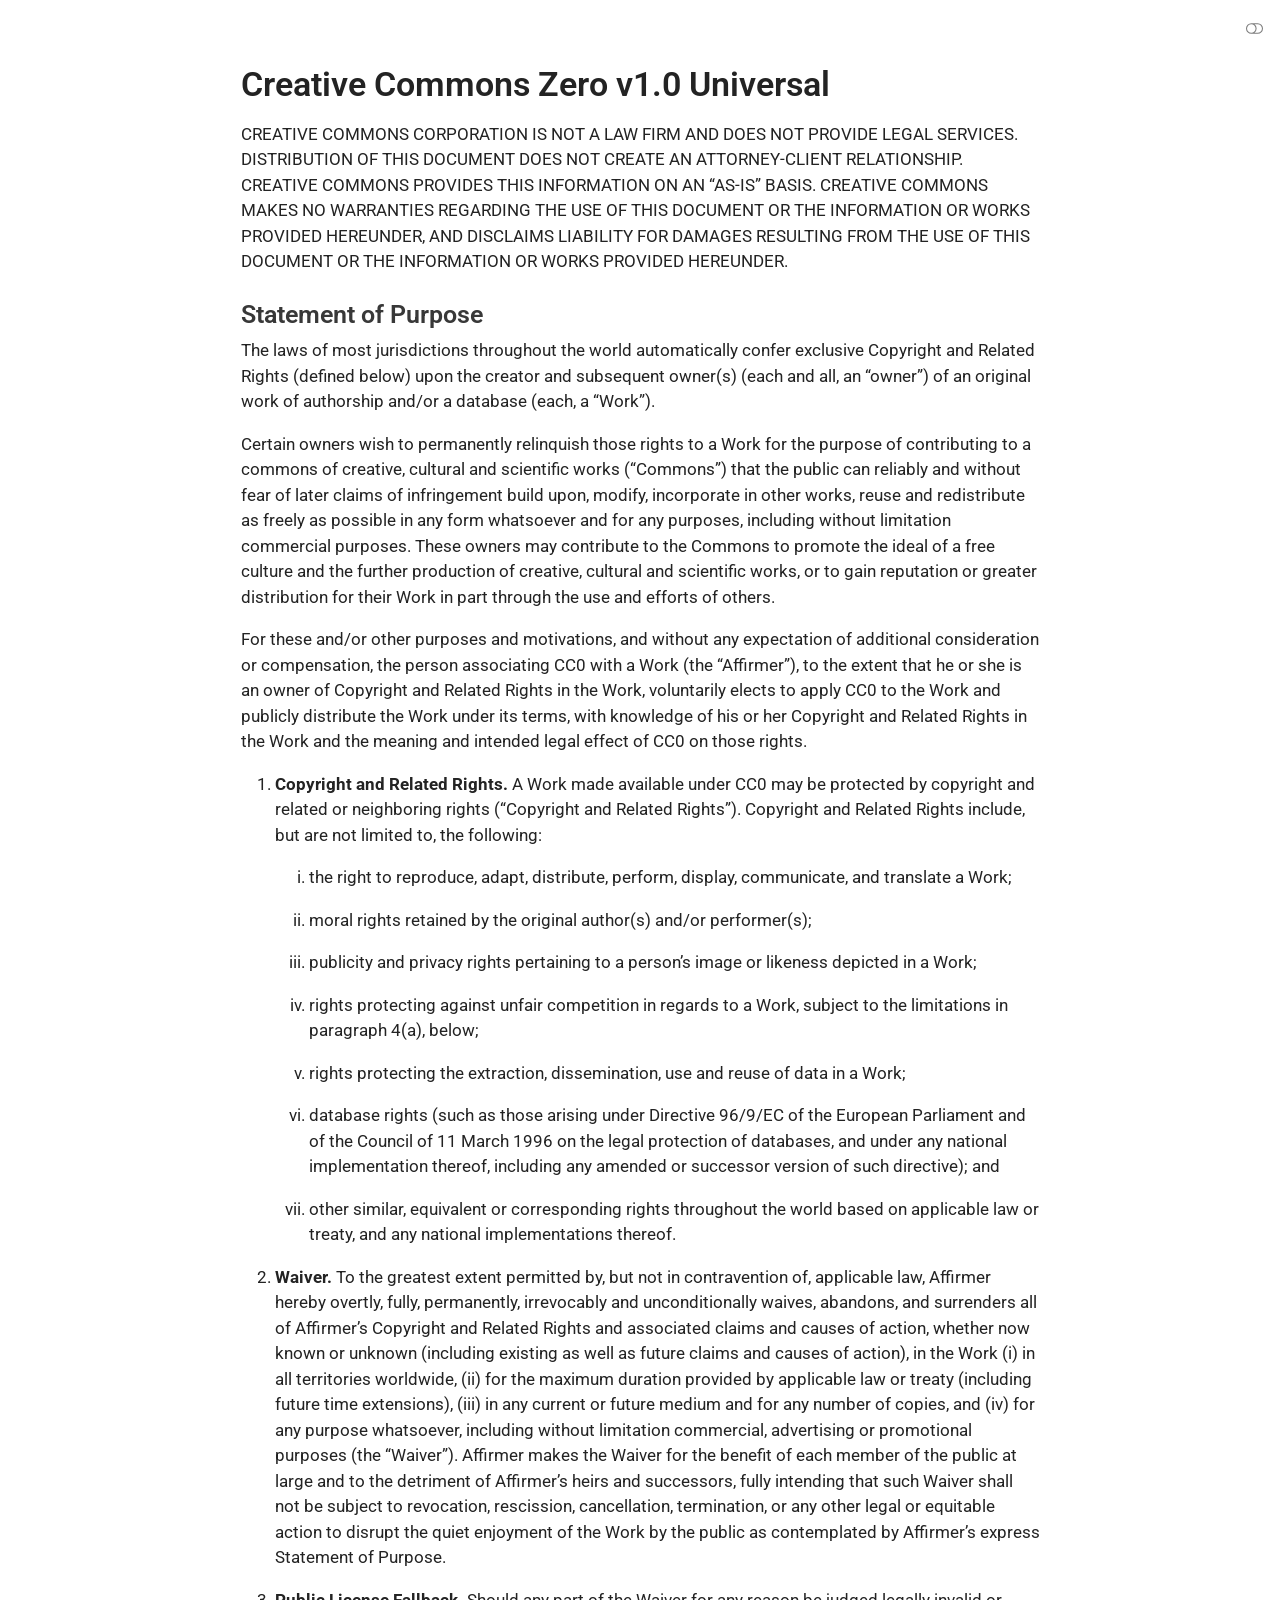
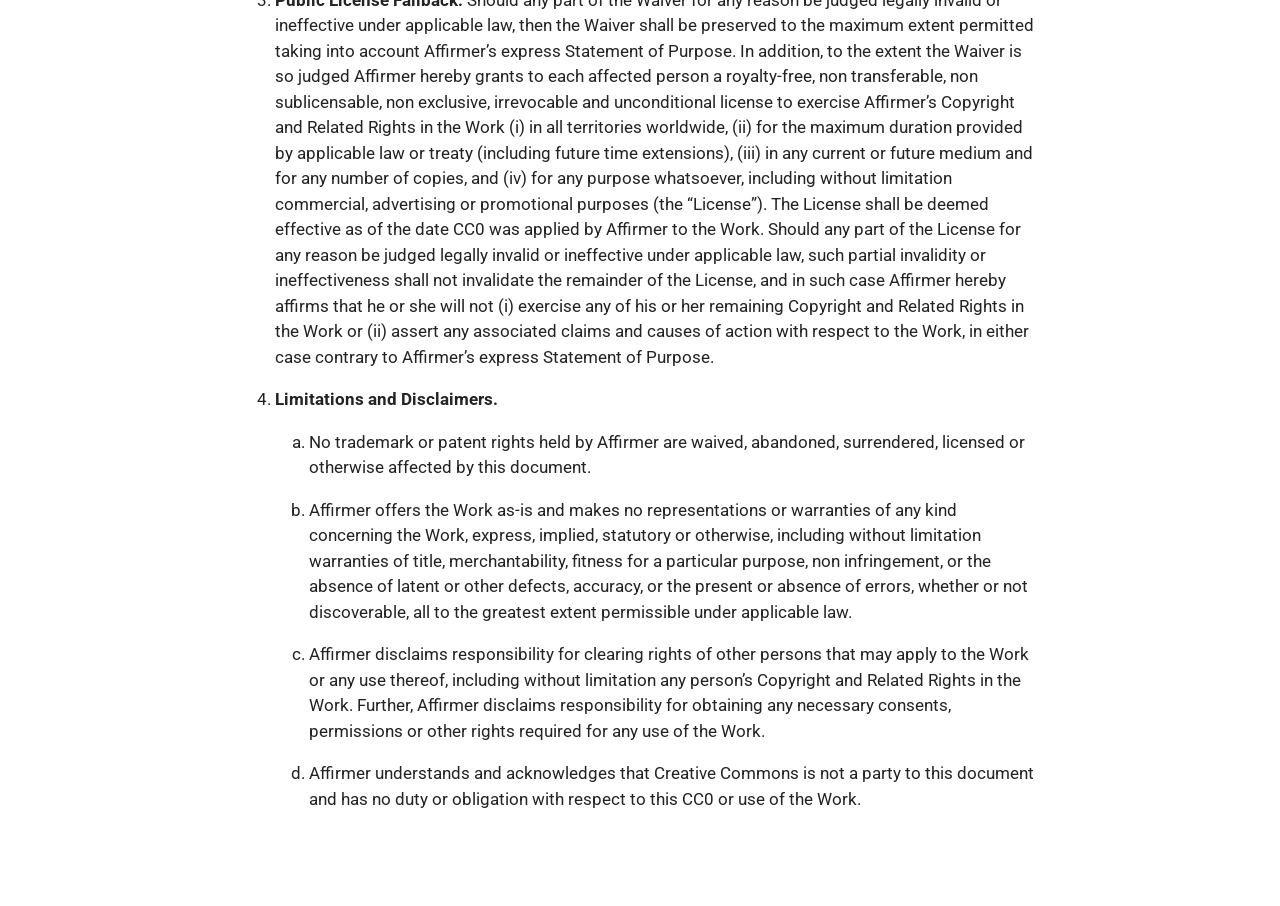
<file: LICENSE-CODE.html>
<!DOCTYPE html>
<html xmlns="http://www.w3.org/1999/xhtml" lang="en" xml:lang="en"><head>

<meta charset="utf-8">
<meta name="generator" content="quarto-1.11.9">

<meta name="viewport" content="width=device-width, initial-scale=1.0, user-scalable=yes">


<title>license-code</title>
<style>
/* Default styles provided by pandoc.
** See https://pandoc.org/MANUAL.html#variables-for-html for config info.
*/
span.smallcaps{font-variant: small-caps;}
div.columns{display: flex; gap: 1.5em;}
div.column{flex: auto;}
@media screen {
div.columns{gap: min(4vw, 1.5em);}
div.column{overflow-x: auto;}
}
div.hanging-indent{margin-left: 1.5em; text-indent: -1.5em;}
ul.task-list{list-style: none;}
ul.task-list li input[type="checkbox"] {
  width: 0.8em;
  margin: 0 0.8em 0.2em -1em; /* quarto-specific, see https://github.com/quarto-dev/quarto-cli/issues/4556 */ 
  vertical-align: middle;
}
</style>


<script src="site_libs/quarto-nav/quarto-nav.js"></script>
<script src="site_libs/clipboard/clipboard.min.js"></script>
<script src="site_libs/quarto-search/autocomplete.umd.js"></script>
<script src="site_libs/quarto-search/fuse.min.js"></script>
<script src="site_libs/quarto-search/quarto-search.js"></script>
<meta name="quarto:offset" content="./">
<link href="site_libs/quarto-contrib/quarto-project/lmu-osc/osc-brand/lmu-osc-favicon.jpg" rel="icon" type="image/jpeg">
<script src="site_libs/quarto-html/quarto.js" type="module"></script>
<script src="site_libs/quarto-html/tabsets/tabsets.js" type="module"></script>
<script src="site_libs/quarto-html/scrollable-regions/scrollable-regions.js" type="module"></script>
<script src="site_libs/quarto-html/popper.min.js"></script>
<script src="site_libs/quarto-html/tippy.umd.min.js"></script>
<script src="site_libs/quarto-html/anchor.min.js"></script>
<link href="site_libs/quarto-html/tippy.css" rel="stylesheet">
<link href="site_libs/quarto-html/quarto-syntax-highlighting-47407c29e8f0cbb45854e90f85b31c93.css" rel="stylesheet" class="quarto-color-scheme" id="quarto-text-highlighting-styles">
<link href="site_libs/quarto-html/quarto-syntax-highlighting-dark-29bebc711971320925fa0dba636024dd.css" rel="stylesheet" class="quarto-color-scheme quarto-color-alternate" id="quarto-text-highlighting-styles">
<link href="site_libs/quarto-html/quarto-syntax-highlighting-47407c29e8f0cbb45854e90f85b31c93.css" rel="stylesheet" class="quarto-color-scheme-extra" id="quarto-text-highlighting-styles">
<script src="site_libs/bootstrap/bootstrap.min.js"></script>
<link href="site_libs/bootstrap/bootstrap-icons.css" rel="stylesheet">
<link href="site_libs/bootstrap/bootstrap-3c212fb5380e5862dc63e3421f55cf9c.min.css" rel="stylesheet" append-hash="true" class="quarto-color-scheme" id="quarto-bootstrap" data-mode="light">
<link href="site_libs/bootstrap/bootstrap-dark-a7b4344c3630158015b2ae424a7251cc.min.css" rel="stylesheet" append-hash="true" class="quarto-color-scheme quarto-color-alternate" id="quarto-bootstrap" data-mode="dark">
<link href="site_libs/bootstrap/bootstrap-3c212fb5380e5862dc63e3421f55cf9c.min.css" rel="stylesheet" append-hash="true" class="quarto-color-scheme-extra" id="quarto-bootstrap" data-mode="light">
<script id="quarto-search-options" type="application/json">{
  "location": "sidebar",
  "copy-button": false,
  "collapse-after": 3,
  "panel-placement": "start",
  "type": "textbox",
  "limit": 50,
  "keyboard-shortcut": [
    "f",
    "/",
    "s"
  ],
  "show-item-context": false,
  "language": {
    "search-no-results-text": "No results",
    "search-matching-documents-text": "matching documents",
    "search-copy-link-title": "Copy link to search",
    "search-hide-matches-text": "Hide additional matches",
    "search-more-match-text": "more match in this document",
    "search-more-matches-text": "more matches in this document",
    "search-clear-button-title": "Clear",
    "search-text-placeholder": "",
    "search-detached-cancel-button-title": "Cancel",
    "search-submit-button-title": "Submit",
    "search-label": "Search"
  }
}</script>


</head>

<body class="fullcontent quarto-light"><a id="quarto-skip-link" class="visually-hidden-focusable" href="#quarto-document-content">Skip to main content</a><script id="quarto-html-before-body" type="application/javascript">
    const toggleBodyColorMode = (bsSheetEl) => {
      const mode = bsSheetEl.getAttribute("data-mode");
      const bodyEl = window.document.querySelector("body");
      if (mode === "dark") {
        bodyEl.classList.add("quarto-dark");
        bodyEl.classList.remove("quarto-light");
      } else {
        bodyEl.classList.add("quarto-light");
        bodyEl.classList.remove("quarto-dark");
      }
    }
    const toggleBodyColorPrimary = () => {
      const bsSheetEl = window.document.querySelector("link#quarto-bootstrap:not([rel=disabled-stylesheet])");
      if (bsSheetEl) {
        toggleBodyColorMode(bsSheetEl);
      }
    }
    const setColorSchemeToggle = (alternate) => {
      const toggles = window.document.querySelectorAll('.quarto-color-scheme-toggle');
      for (let i=0; i < toggles.length; i++) {
        const toggle = toggles[i];
        if (toggle) {
          toggle.setAttribute("aria-checked", alternate ? "true" : "false");
          if (alternate) {
            toggle.classList.add("alternate");
          } else {
            toggle.classList.remove("alternate");
          }
        }
      }
    };
    const toggleColorMode = (alternate) => {
      // Switch the stylesheets
      const primaryStylesheets = window.document.querySelectorAll('link.quarto-color-scheme:not(.quarto-color-alternate)');
      const alternateStylesheets = window.document.querySelectorAll('link.quarto-color-scheme.quarto-color-alternate');
      manageTransitions('#quarto-margin-sidebar .nav-link', false);
      if (alternate) {
        // note: dark is layered on light, we don't disable primary!
        enableStylesheet(alternateStylesheets);
        for (const sheetNode of alternateStylesheets) {
          if (sheetNode.id === "quarto-bootstrap") {
            toggleBodyColorMode(sheetNode);
          }
        }
      } else {
        disableStylesheet(alternateStylesheets);
        enableStylesheet(primaryStylesheets)
        toggleBodyColorPrimary();
      }
      manageTransitions('#quarto-margin-sidebar .nav-link', true);
      // Switch the toggles
      setColorSchemeToggle(alternate)
    }
    // Hack to workaround the fact that safari doesn't
    // properly recolor the scrollbar when toggling (#1455).
    // Not run on load: stylesheets are set before first paint there, and
    // scrolling would undo the scroll to a URL fragment (#14973).
    // The one pixel nudge keeps the reader where they were.
    const refreshSafariScrollbar = () => {
      if (navigator.userAgent.indexOf('Safari') > 0 && navigator.userAgent.indexOf('Chrome') == -1) {
        manageTransitions("body", false);
        const scrollY = window.scrollY;
        window.scrollTo(0, scrollY > 0 ? scrollY - 1 : 1);
        setTimeout(() => {
          window.scrollTo(0, scrollY);
          manageTransitions("body", true);
        }, 40);
      }
    }
    const disableStylesheet = (stylesheets) => {
      for (let i=0; i < stylesheets.length; i++) {
        const stylesheet = stylesheets[i];
        stylesheet.rel = 'disabled-stylesheet';
      }
    }
    const enableStylesheet = (stylesheets) => {
      for (let i=0; i < stylesheets.length; i++) {
        const stylesheet = stylesheets[i];
        if(stylesheet.rel !== 'stylesheet') { // for Chrome, which will still FOUC without this check
          stylesheet.rel = 'stylesheet';
        }
      }
    }
    const manageTransitions = (selector, allowTransitions) => {
      const els = window.document.querySelectorAll(selector);
      for (let i=0; i < els.length; i++) {
        const el = els[i];
        if (allowTransitions) {
          el.classList.remove('notransition');
        } else {
          el.classList.add('notransition');
        }
      }
    }
    const isFileUrl = () => {
      return window.location.protocol === 'file:';
    }
    const hasAlternateSentinel = () => {
      let styleSentinel = getColorSchemeSentinel();
      if (styleSentinel !== null) {
        return styleSentinel === "alternate";
      } else {
        return false;
      }
    }
    const setStyleSentinel = (alternate) => {
      const value = alternate ? "alternate" : "default";
      if (!isFileUrl()) {
        window.localStorage.setItem("quarto-color-scheme", value);
      } else {
        localAlternateSentinel = value;
      }
    }
    const getColorSchemeSentinel = () => {
      if (!isFileUrl()) {
        const storageValue = window.localStorage.getItem("quarto-color-scheme");
        return storageValue != null ? storageValue : localAlternateSentinel;
      } else {
        return localAlternateSentinel;
      }
    }
    const toggleGiscusIfUsed = (isAlternate, darkModeDefault) => {
      const baseTheme = document.querySelector('#giscus-base-theme')?.value ?? 'light';
      const alternateTheme = document.querySelector('#giscus-alt-theme')?.value ?? 'dark';
      let newTheme = '';
      if(authorPrefersDark) {
        newTheme = isAlternate ? baseTheme : alternateTheme;
      } else {
        newTheme = isAlternate ? alternateTheme : baseTheme;
      }
      const changeGiscusTheme = () => {
        // From: https://github.com/giscus/giscus/issues/336
        const sendMessage = (message) => {
          const iframe = document.querySelector('iframe.giscus-frame');
          if (!iframe) return;
          iframe.contentWindow.postMessage({ giscus: message }, 'https://giscus.app');
        }
        sendMessage({
          setConfig: {
            theme: newTheme
          }
        });
      }
      const isGiscussLoaded = window.document.querySelector('iframe.giscus-frame') !== null;
      if (isGiscussLoaded) {
        changeGiscusTheme();
      }
    };
    const authorPrefersDark = false;
    const darkModeDefault = authorPrefersDark;
      document.querySelector('link#quarto-text-highlighting-styles.quarto-color-scheme-extra').rel = 'disabled-stylesheet';
      document.querySelector('link#quarto-bootstrap.quarto-color-scheme-extra').rel = 'disabled-stylesheet';
    let localAlternateSentinel = darkModeDefault ? 'alternate' : 'default';
    // Dark / light mode switch
    window.quartoToggleColorScheme = () => {
      // Read the current dark / light value
      let toAlternate = !hasAlternateSentinel();
      toggleColorMode(toAlternate);
      refreshSafariScrollbar();
      setStyleSentinel(toAlternate);
      toggleGiscusIfUsed(toAlternate, darkModeDefault);
      window.dispatchEvent(new Event('resize'));
    };
    // Switch to dark mode if need be
    if (hasAlternateSentinel()) {
      toggleColorMode(true);
    } else {
      toggleColorMode(false);
    }
  </script>

<div id="quarto-search-results"></div>
<!-- content -->
<div id="quarto-content" class="quarto-container page-columns page-rows-contents page-layout-article">
<!-- sidebar -->
<!-- margin-sidebar -->
    
<!-- main -->
<main class="content" id="quarto-document-content" tabindex="-1"><header id="title-block-header" class="quarto-title-block"></header>





<section id="creative-commons-zero-v1.0-universal" class="level1">
<h1>Creative Commons Zero v1.0 Universal</h1>
<p>CREATIVE COMMONS CORPORATION IS NOT A LAW FIRM AND DOES NOT PROVIDE LEGAL SERVICES. DISTRIBUTION OF THIS DOCUMENT DOES NOT CREATE AN ATTORNEY-CLIENT RELATIONSHIP. CREATIVE COMMONS PROVIDES THIS INFORMATION ON AN “AS-IS” BASIS. CREATIVE COMMONS MAKES NO WARRANTIES REGARDING THE USE OF THIS DOCUMENT OR THE INFORMATION OR WORKS PROVIDED HEREUNDER, AND DISCLAIMS LIABILITY FOR DAMAGES RESULTING FROM THE USE OF THIS DOCUMENT OR THE INFORMATION OR WORKS PROVIDED HEREUNDER.</p>
<section id="statement-of-purpose" class="level3">
<h3 class="anchored" data-anchor-id="statement-of-purpose">Statement of Purpose</h3>
<p>The laws of most jurisdictions throughout the world automatically confer exclusive Copyright and Related Rights (defined below) upon the creator and subsequent owner(s) (each and all, an “owner”) of an original work of authorship and/or a database (each, a “Work”).</p>
<p>Certain owners wish to permanently relinquish those rights to a Work for the purpose of contributing to a commons of creative, cultural and scientific works (“Commons”) that the public can reliably and without fear of later claims of infringement build upon, modify, incorporate in other works, reuse and redistribute as freely as possible in any form whatsoever and for any purposes, including without limitation commercial purposes. These owners may contribute to the Commons to promote the ideal of a free culture and the further production of creative, cultural and scientific works, or to gain reputation or greater distribution for their Work in part through the use and efforts of others.</p>
<p>For these and/or other purposes and motivations, and without any expectation of additional consideration or compensation, the person associating CC0 with a Work (the “Affirmer”), to the extent that he or she is an owner of Copyright and Related Rights in the Work, voluntarily elects to apply CC0 to the Work and publicly distribute the Work under its terms, with knowledge of his or her Copyright and Related Rights in the Work and the meaning and intended legal effect of CC0 on those rights.</p>
<ol type="1">
<li><p><strong>Copyright and Related Rights.</strong> A Work made available under CC0 may be protected by copyright and related or neighboring rights (“Copyright and Related Rights”). Copyright and Related Rights include, but are not limited to, the following:</p>
<ol type="i">
<li><p>the right to reproduce, adapt, distribute, perform, display, communicate, and translate a Work;</p></li>
<li><p>moral rights retained by the original author(s) and/or performer(s);</p></li>
<li><p>publicity and privacy rights pertaining to a person’s image or likeness depicted in a Work;</p></li>
<li><p>rights protecting against unfair competition in regards to a Work, subject to the limitations in paragraph 4(a), below;</p></li>
<li><p>rights protecting the extraction, dissemination, use and reuse of data in a Work;</p></li>
<li><p>database rights (such as those arising under Directive 96/9/EC of the European Parliament and of the Council of 11 March 1996 on the legal protection of databases, and under any national implementation thereof, including any amended or successor version of such directive); and</p></li>
<li><p>other similar, equivalent or corresponding rights throughout the world based on applicable law or treaty, and any national implementations thereof.</p></li>
</ol></li>
<li><p><strong>Waiver.</strong> To the greatest extent permitted by, but not in contravention of, applicable law, Affirmer hereby overtly, fully, permanently, irrevocably and unconditionally waives, abandons, and surrenders all of Affirmer’s Copyright and Related Rights and associated claims and causes of action, whether now known or unknown (including existing as well as future claims and causes of action), in the Work (i) in all territories worldwide, (ii) for the maximum duration provided by applicable law or treaty (including future time extensions), (iii) in any current or future medium and for any number of copies, and (iv) for any purpose whatsoever, including without limitation commercial, advertising or promotional purposes (the “Waiver”). Affirmer makes the Waiver for the benefit of each member of the public at large and to the detriment of Affirmer’s heirs and successors, fully intending that such Waiver shall not be subject to revocation, rescission, cancellation, termination, or any other legal or equitable action to disrupt the quiet enjoyment of the Work by the public as contemplated by Affirmer’s express Statement of Purpose.</p></li>
<li><p><strong>Public License Fallback.</strong> Should any part of the Waiver for any reason be judged legally invalid or ineffective under applicable law, then the Waiver shall be preserved to the maximum extent permitted taking into account Affirmer’s express Statement of Purpose. In addition, to the extent the Waiver is so judged Affirmer hereby grants to each affected person a royalty-free, non transferable, non sublicensable, non exclusive, irrevocable and unconditional license to exercise Affirmer’s Copyright and Related Rights in the Work (i) in all territories worldwide, (ii) for the maximum duration provided by applicable law or treaty (including future time extensions), (iii) in any current or future medium and for any number of copies, and (iv) for any purpose whatsoever, including without limitation commercial, advertising or promotional purposes (the “License”). The License shall be deemed effective as of the date CC0 was applied by Affirmer to the Work. Should any part of the License for any reason be judged legally invalid or ineffective under applicable law, such partial invalidity or ineffectiveness shall not invalidate the remainder of the License, and in such case Affirmer hereby affirms that he or she will not (i) exercise any of his or her remaining Copyright and Related Rights in the Work or (ii) assert any associated claims and causes of action with respect to the Work, in either case contrary to Affirmer’s express Statement of Purpose.</p></li>
<li><p><strong>Limitations and Disclaimers.</strong></p>
<ol type="a">
<li><p>No trademark or patent rights held by Affirmer are waived, abandoned, surrendered, licensed or otherwise affected by this document.</p></li>
<li><p>Affirmer offers the Work as-is and makes no representations or warranties of any kind concerning the Work, express, implied, statutory or otherwise, including without limitation warranties of title, merchantability, fitness for a particular purpose, non infringement, or the absence of latent or other defects, accuracy, or the present or absence of errors, whether or not discoverable, all to the greatest extent permissible under applicable law.</p></li>
<li><p>Affirmer disclaims responsibility for clearing rights of other persons that may apply to the Work or any use thereof, including without limitation any person’s Copyright and Related Rights in the Work. Further, Affirmer disclaims responsibility for obtaining any necessary consents, permissions or other rights required for any use of the Work.</p></li>
<li><p>Affirmer understands and acknowledges that Creative Commons is not a party to this document and has no duty or obligation with respect to this CC0 or use of the Work.</p></li>
</ol></li>
</ol>


</section>
</section>

</main> <!-- /main -->
<script id="quarto-html-after-body" type="application/javascript">
  window.document.addEventListener("DOMContentLoaded", function (event) {
    // Ensure there is a toggle, if there isn't float one in the top right
    if (window.document.querySelector('.quarto-color-scheme-toggle') === null) {
      const toggle = window.document.createElement('button');
      toggle.type = "button";
      toggle.setAttribute("role", "switch");
      toggle.setAttribute("aria-checked", "false");
      toggle.classList.add('top-right');
      toggle.classList.add('quarto-color-scheme-toggle');
      toggle.setAttribute("aria-label", "Toggle dark mode");
      toggle.onclick = function() { try { window.quartoToggleColorScheme(); } catch {} return false; };
      const i = window.document.createElement("i");
      i.classList.add('bi');
      toggle.appendChild(i);
      // Put the toggle in a landmark of its own, so that landmark navigation
      // can reach it.
      //
      // The container is always a fresh direct child of body, and the toggle is
      // never moved into page furniture that the theme or the author controls.
      // The toggle is positioned against the page, so any ancestor that
      // establishes a containing block captures it: a positioned element or a
      // grid for position: absolute, and transform, filter, will-change or
      // contain for position: fixed. A direct child of body has none of these
      // to inherit, and the shift when one appears is silent and visual.
      //
      // ARIA says a document should have at most one banner, and axe reports a
      // duplicate whether or not the banners carry distinct labels. So use a
      // header when the page has no banner yet, and a named region otherwise.
      //
      // A header is a banner wherever it sits, unless it is inside sectioning
      // content, so this cannot just look at the children of body: a custom
      // page layout wraps the title block header in a plain div. An explicit
      // role="banner" always counts.
      const sectioning = 'article, aside, main, nav, section, [role="article"], [role="complementary"], [role="main"], [role="navigation"], [role="region"]';
      const hasBanner = Array.from(
        window.document.querySelectorAll('header:not([role]), [role="banner"]')
      ).some(function(el) {
        return el.hasAttribute("role") || el.closest(sectioning) === null;
      });
      const container = window.document.createElement(hasBanner ? "div" : "header");
      if (hasBanner) {
        container.setAttribute("role", "region");
        container.setAttribute("aria-label", "Toggle dark mode");
      }
      container.classList.add('quarto-color-scheme-toggle-container');
      container.appendChild(toggle);
      window.document.body.appendChild(container);
    }
    setColorSchemeToggle(hasAlternateSentinel())
    const icon = "";
    const anchorJS = new window.AnchorJS();
    anchorJS.options = {
      placement: 'right',
      icon: icon
    };
    anchorJS.add('.anchored');
    const isCodeAnnotation = (el) => {
      for (const clz of el.classList) {
        if (clz.startsWith('code-annotation-')) {                     
          return true;
        }
      }
      return false;
    }
    const onCopySuccess = function(e) {
      // button target
      const button = e.trigger;
      // don't keep focus
      button.blur();
      // flash "checked"
      button.classList.add('code-copy-button-checked');
      var currentTitle = button.getAttribute("title");
      button.setAttribute("title", "Copied!");
      let tooltip;
      if (window.bootstrap) {
        button.setAttribute("data-bs-toggle", "tooltip");
        button.setAttribute("data-bs-placement", "left");
        button.setAttribute("data-bs-title", "Copied!");
        tooltip = new bootstrap.Tooltip(button, 
          { trigger: "manual", 
            customClass: "code-copy-button-tooltip",
            offset: [0, -8]});
        tooltip.show();    
      }
      setTimeout(function() {
        if (tooltip) {
          tooltip.hide();
          button.removeAttribute("data-bs-title");
          button.removeAttribute("data-bs-toggle");
          button.removeAttribute("data-bs-placement");
        }
        button.setAttribute("title", currentTitle);
        button.classList.remove('code-copy-button-checked');
      }, 1000);
      // clear code selection
      e.clearSelection();
    }
    const getTextToCopy = function(trigger) {
      const outerScaffold = trigger.parentElement.cloneNode(true);
      const codeEl = outerScaffold.querySelector('code');
      for (const childEl of codeEl.children) {
        if (isCodeAnnotation(childEl)) {
          childEl.remove();
        }
      }
      return codeEl.innerText;
    }
    const clipboard = new window.ClipboardJS('.code-copy-button:not([data-in-quarto-modal])', {
      text: getTextToCopy
    });
    clipboard.on('success', onCopySuccess);
    if (window.document.getElementById('quarto-embedded-source-code-modal')) {
      const clipboardModal = new window.ClipboardJS('.code-copy-button[data-in-quarto-modal]', {
        text: getTextToCopy,
        container: window.document.getElementById('quarto-embedded-source-code-modal')
      });
      clipboardModal.on('success', onCopySuccess);
    }
      var localhostRegex = new RegExp(/^(?:http|https):\/\/localhost\:?[0-9]*\//);
      var mailtoRegex = new RegExp(/^mailto:/);
        var filterRegex = new RegExp("https:\/\/lmu-osc\.github\.io\/slides-github\/");
      var isInternal = (href) => {
          return filterRegex.test(href) || localhostRegex.test(href) || mailtoRegex.test(href);
      }
      // Inspect non-navigation links and adorn them if external
      window.quartoDecorateExternalLinks = function (root) {
     var links = (root || window.document).querySelectorAll('a[href]:not(.nav-link):not(.navbar-brand):not(.toc-action):not(.sidebar-link):not(.sidebar-item-toggle):not(.pagination-link):not(.no-external):not([aria-hidden]):not(.dropdown-item):not(.quarto-navigation-tool):not(.about-link)');
      for (var i=0; i<links.length; i++) {
        const link = links[i];
        if (!isInternal(link.href)) {
          // undo the damage that might have been done by quarto-nav.js in the case of
          // links that we want to consider external
          if (link.dataset.originalHref !== undefined) {
            link.href = link.dataset.originalHref;
          }
          if (!link.classList.contains('no-external-icon')) {
          }
        }
      }
      };
      window.quartoDecorateExternalLinks(window.document);
    // Esc closes the popup (WCAG 1.4.13) and focus leaving both trigger and
    // popup closes it (WCAG 2.4.11); tippy handles neither for interactive popups.
    const hideOnEscAndFocusOut = {
      name: 'hideOnEscAndFocusOut',
      defaultValue: true,
      fn(instance) {
        const dismiss = () => {
          // A show scheduled by the trigger delay would otherwise reopen it
          instance.clearDelayTimeouts();
          instance.hide();
        };
        const onKeyDown = (event) => {
          if (event.key !== 'Escape') {
            return;
          }
          // Keep Esc from also reaching page handlers (e.g. reveal.js overview),
          // except an open reveal.js slide menu, which Esc should close too.
          // The menu handles keys only when its keyboard option is on.
          const menuHandlesEsc = window.Reveal?.getPlugin?.('menu')?.isOpen() &&
            window.Reveal.getConfig().menu?.keyboard !== false;
          if (!menuHandlesEsc) {
            event.stopPropagation();
          }
          if (instance.popper.contains(window.document.activeElement)) {
            // Disabled while refocusing so the focus trigger does not reopen it
            instance.disable();
            instance.reference.focus();
            instance.enable();
          }
          dismiss();
        };
        const onFocusOut = (event) => {
          const target = event.relatedTarget;
          if (target && !instance.reference.contains(target) &&
              !instance.popper.contains(target)) {
            dismiss();
          }
        };
        // On the trigger too: a click trigger (code-annotations: select) has no
        // blur handling. Attached for the instance's lifetime so leaving the
        // trigger also cancels a show still pending on the trigger delay.
        instance.reference.addEventListener('focusout', onFocusOut);
        return {
          onShow() {
            window.document.addEventListener('keydown', onKeyDown, true);
            instance.popper.addEventListener('focusout', onFocusOut);
          },
          onHide() {
            window.document.removeEventListener('keydown', onKeyDown, true);
            instance.popper.removeEventListener('focusout', onFocusOut);
          },
          onDestroy() {
            instance.reference.removeEventListener('focusout', onFocusOut);
          },
        };
      },
    };
    function tippyHover(el, contentFn, onTriggerFn, onUntriggerFn) {
      const config = {
        allowHTML: true,
        maxWidth: 500,
        delay: 100,
        arrow: false,
        appendTo: function(el) {
            return el.parentElement;
        },
        interactive: true,
        interactiveBorder: 10,
        theme: 'quarto',
        placement: 'bottom-start',
        plugins: [hideOnEscAndFocusOut],
      };
      if (contentFn) {
        config.content = contentFn;
      }
      if (onTriggerFn) {
        config.onTrigger = onTriggerFn;
      }
      if (onUntriggerFn) {
        config.onUntrigger = onUntriggerFn;
      }
      window.tippy(el, config); 
    }
    const noterefs = window.document.querySelectorAll('a[role="doc-noteref"]');
    for (var i=0; i<noterefs.length; i++) {
      const ref = noterefs[i];
      tippyHover(ref, function() {
        // use id or data attribute instead here
        let href = ref.getAttribute('data-footnote-href') || ref.getAttribute('href');
        try { href = new URL(href).hash; } catch {}
        const id = href.replace(/^#\/?/, "");
        const note = window.document.getElementById(id);
        if (note) {
          return note.innerHTML;
        } else {
          return "";
        }
      });
    }
    const xrefs = window.document.querySelectorAll('a.quarto-xref');
    const processXRef = (id, note) => {
      // Strip column container classes
      const stripColumnClz = (el) => {
        el.classList.remove("page-full", "page-columns");
        if (el.children) {
          for (const child of el.children) {
            stripColumnClz(child);
          }
        }
      }
      stripColumnClz(note)
      if (id === null || id.startsWith('sec-')) {
        // Special case sections, only their first couple elements
        const container = document.createElement("div");
        if (note.children && note.children.length > 2) {
          container.appendChild(note.children[0].cloneNode(true));
          for (let i = 1; i < note.children.length; i++) {
            const child = note.children[i];
            if (child.tagName === "P" && child.innerText === "") {
              continue;
            } else {
              container.appendChild(child.cloneNode(true));
              break;
            }
          }
          if (window.Quarto?.typesetMath) {
            window.Quarto.typesetMath(container);
          }
          return container.innerHTML
        } else {
          if (window.Quarto?.typesetMath) {
            window.Quarto.typesetMath(note);
          }
          return note.innerHTML;
        }
      } else {
        // Remove any anchor links if they are present
        const anchorLink = note.querySelector('a.anchorjs-link');
        if (anchorLink) {
          anchorLink.remove();
        }
        if (window.Quarto?.typesetMath) {
          window.Quarto.typesetMath(note);
        }
        if (note.classList.contains("callout")) {
          return note.outerHTML;
        } else {
          return note.innerHTML;
        }
      }
    }
    for (var i=0; i<xrefs.length; i++) {
      const xref = xrefs[i];
      tippyHover(xref, undefined, function(instance) {
        instance.disable();
        let url = xref.getAttribute('href');
        let hash = undefined; 
        if (url.startsWith('#')) {
          hash = url;
        } else {
          try { hash = new URL(url).hash; } catch {}
        }
        if (hash) {
          const id = hash.replace(/^#\/?/, "");
          const note = window.document.getElementById(id);
          if (note !== null) {
            try {
              const html = processXRef(id, note.cloneNode(true));
              instance.setContent(html);
            } finally {
              instance.enable();
              instance.show();
            }
          } else {
            // See if we can fetch this
            fetch(url.split('#')[0])
            .then(res => res.text())
            .then(html => {
              const parser = new DOMParser();
              const htmlDoc = parser.parseFromString(html, "text/html");
              const note = htmlDoc.getElementById(id);
              if (note !== null) {
                const html = processXRef(id, note);
                instance.setContent(html);
              } 
            }).finally(() => {
              instance.enable();
              instance.show();
            });
          }
        } else {
          // See if we can fetch a full url (with no hash to target)
          // This is a special case and we should probably do some content thinning / targeting
          fetch(url)
          .then(res => res.text())
          .then(html => {
            const parser = new DOMParser();
            const htmlDoc = parser.parseFromString(html, "text/html");
            const note = htmlDoc.querySelector('main.content');
            if (note !== null) {
              // This should only happen for chapter cross references
              // (since there is no id in the URL)
              // remove the first header
              if (note.children.length > 0 && note.children[0].tagName === "HEADER") {
                note.children[0].remove();
              }
              const html = processXRef(null, note);
              instance.setContent(html);
            } 
          }).finally(() => {
            instance.enable();
            instance.show();
          });
        }
      }, function(instance) {
      });
    }
        let selectedAnnoteEl;
        const selectorForAnnotation = ( cell, annotation) => {
          let cellAttr = 'data-code-cell="' + cell + '"';
          let lineAttr = 'data-code-annotation="' +  annotation + '"';
          const selector = 'span[' + cellAttr + '][' + lineAttr + ']';
          return selector;
        }
        const selectCodeLines = (annoteEl) => {
          const doc = window.document;
          const targetCell = annoteEl.getAttribute("data-target-cell");
          const targetAnnotation = annoteEl.getAttribute("data-target-annotation");
          const annoteSpan = window.document.querySelector(selectorForAnnotation(targetCell, targetAnnotation));
          const lines = annoteSpan.getAttribute("data-code-lines").split(",");
          const lineIds = lines.map((line) => {
            return targetCell + "-" + line;
          })
          // Each band is positioned against its own containing block, which is
          // not the offsetParent of the lines, so place it from client rects.
          const placeBand = (band, firstEl, lastEl, codeBlock) => {
            const container = band.offsetParent;
            if (container === null) {
              return;
            }
            const containerRect = container.getBoundingClientRect();
            // Reveal.js scales slides with a transform, so convert client
            // pixels back to the CSS pixels of the container.
            const scale = containerRect.height / container.offsetHeight || 1;
            const firstRect = firstEl.getBoundingClientRect();
            const lastRect = lastEl.getBoundingClientRect();
            const top = (firstRect.top - containerRect.top) / scale - container.clientTop + container.scrollTop;
            const height = (lastRect.bottom - firstRect.top) / scale;
            band.style.top = top - 2 + "px";
            band.style.height = height + 4 + "px";
            if (codeBlock) {
              // Without the copy button wrapper, the containing block is wider
              // than the code block, so span the code block explicitly.
              const blockRect = codeBlock.getBoundingClientRect();
              band.style.left = (blockRect.left - containerRect.left) / scale - container.clientLeft + container.scrollLeft + "px";
              band.style.width = blockRect.width / scale + "px";
            }
          };
          if (lineIds.length > 0) {
            const el = window.document.getElementById(lineIds[0]);
            const lastEl = window.document.getElementById(lineIds[lineIds.length - 1]);
            const parent = el.parentElement.parentElement;
            // cook up a div (if necessary) and position it
            let div = window.document.getElementById("code-annotation-line-highlight");
            if (div === null) {
              div = window.document.createElement("div");
              div.setAttribute("id", "code-annotation-line-highlight");
              div.style.position = 'absolute';
              parent.appendChild(div);
            }
            placeBand(div, el, lastEl, parent.closest("div.sourceCode") || parent);
            let gutterDiv = window.document.getElementById("code-annotation-line-highlight-gutter");
            if (gutterDiv === null) {
              gutterDiv = window.document.createElement("div");
              gutterDiv.setAttribute("id", "code-annotation-line-highlight-gutter");
              gutterDiv.style.position = 'absolute';
              const codeCell = window.document.getElementById(targetCell);
              const gutter = codeCell.querySelector('.code-annotation-gutter');
              gutter.appendChild(gutterDiv);
            }
            placeBand(gutterDiv, el, lastEl);
            selectedAnnoteEl = annoteEl;
          }
        };
        const unselectCodeLines = () => {
          const elementsIds = ["code-annotation-line-highlight", "code-annotation-line-highlight-gutter"];
          elementsIds.forEach((elId) => {
            const div = window.document.getElementById(elId);
            if (div) {
              div.remove();
            }
          });
          selectedAnnoteEl = undefined;
        };
          // Handle positioning of the toggle
      window.addEventListener(
        "resize",
        throttle(() => {
          elRect = undefined;
          if (selectedAnnoteEl) {
            selectCodeLines(selectedAnnoteEl);
          }
        }, 10)
      );
      function throttle(fn, ms) {
      let throttle = false;
      let timer;
        return (...args) => {
          if(!throttle) { // first call gets through
              fn.apply(this, args);
              throttle = true;
          } else { // all the others get throttled
              if(timer) clearTimeout(timer); // cancel #2
              timer = setTimeout(() => {
                fn.apply(this, args);
                timer = throttle = false;
              }, ms);
          }
        };
      }
        // Attach click handler to the DT
        const annoteDls = window.document.querySelectorAll('dt[data-target-cell]');
        for (const annoteDlNode of annoteDls) {
          annoteDlNode.addEventListener('click', (event) => {
            const clickedEl = event.target;
            if (clickedEl !== selectedAnnoteEl) {
              unselectCodeLines();
              const activeEl = window.document.querySelector('dt[data-target-cell].code-annotation-active');
              if (activeEl) {
                activeEl.classList.remove('code-annotation-active');
              }
              selectCodeLines(clickedEl);
              clickedEl.classList.add('code-annotation-active');
            } else {
              // Unselect the line
              unselectCodeLines();
              clickedEl.classList.remove('code-annotation-active');
            }
          });
        }
    const findCites = (el) => {
      const parentEl = el.parentElement;
      if (parentEl) {
        const cites = parentEl.dataset.cites;
        if (cites) {
          return {
            el,
            cites: cites.split(' ')
          };
        } else {
          return findCites(el.parentElement)
        }
      } else {
        return undefined;
      }
    };
    var bibliorefs = window.document.querySelectorAll('a[role="doc-biblioref"]');
    for (var i=0; i<bibliorefs.length; i++) {
      const ref = bibliorefs[i];
      const citeInfo = findCites(ref);
      if (citeInfo) {
        tippyHover(citeInfo.el, function() {
          var popup = window.document.createElement('div');
          citeInfo.cites.forEach(function(cite) {
            var citeDiv = window.document.createElement('div');
            citeDiv.classList.add('hanging-indent');
            citeDiv.classList.add('csl-entry');
            var biblioDiv = window.document.getElementById('ref-' + cite);
            if (biblioDiv) {
              citeDiv.innerHTML = biblioDiv.innerHTML;
            }
            popup.appendChild(citeDiv);
          });
          return popup.innerHTML;
        });
      }
    }
  });
  </script>
  <script type="application/javascript">
  window.quartoScrollableRegionsLabels = {"code":"Scrollable code","output":"Scrollable output"};
  </script>
</div> <!-- /content -->




</body></html>
</file>
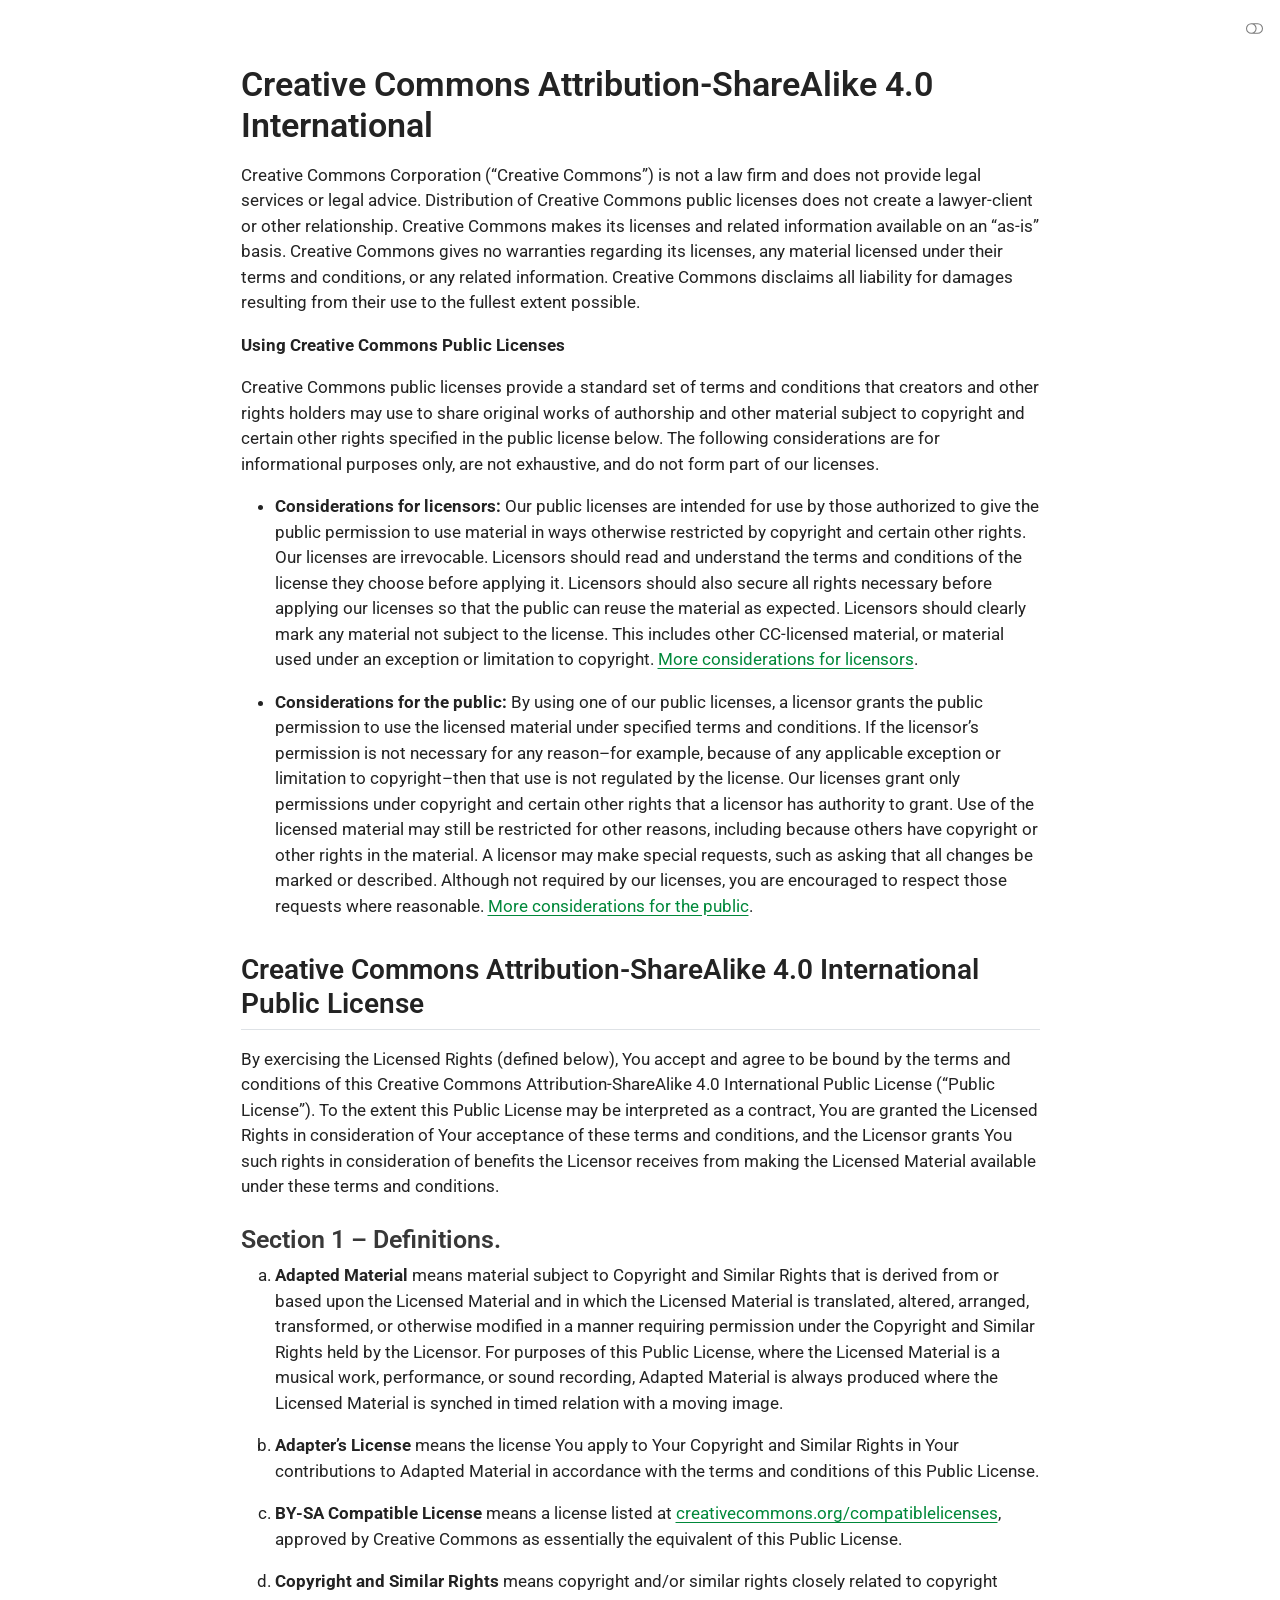
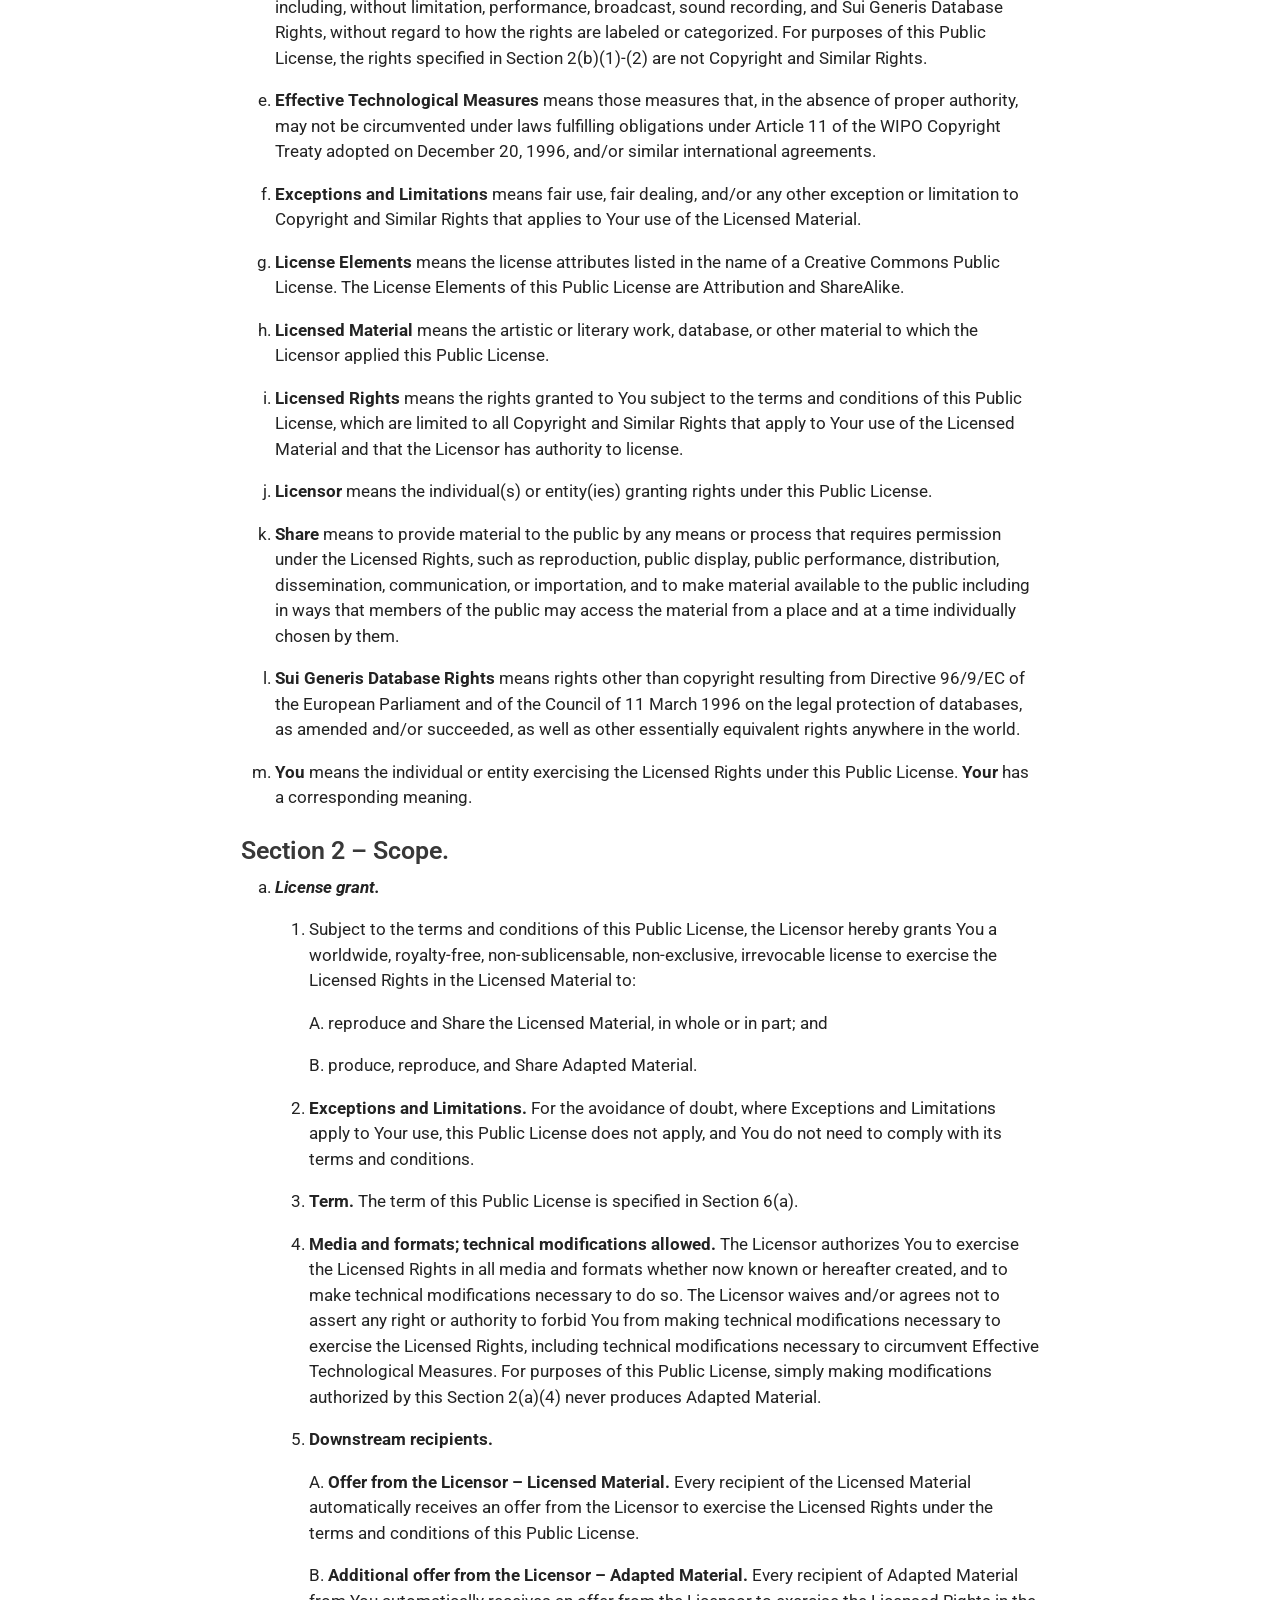
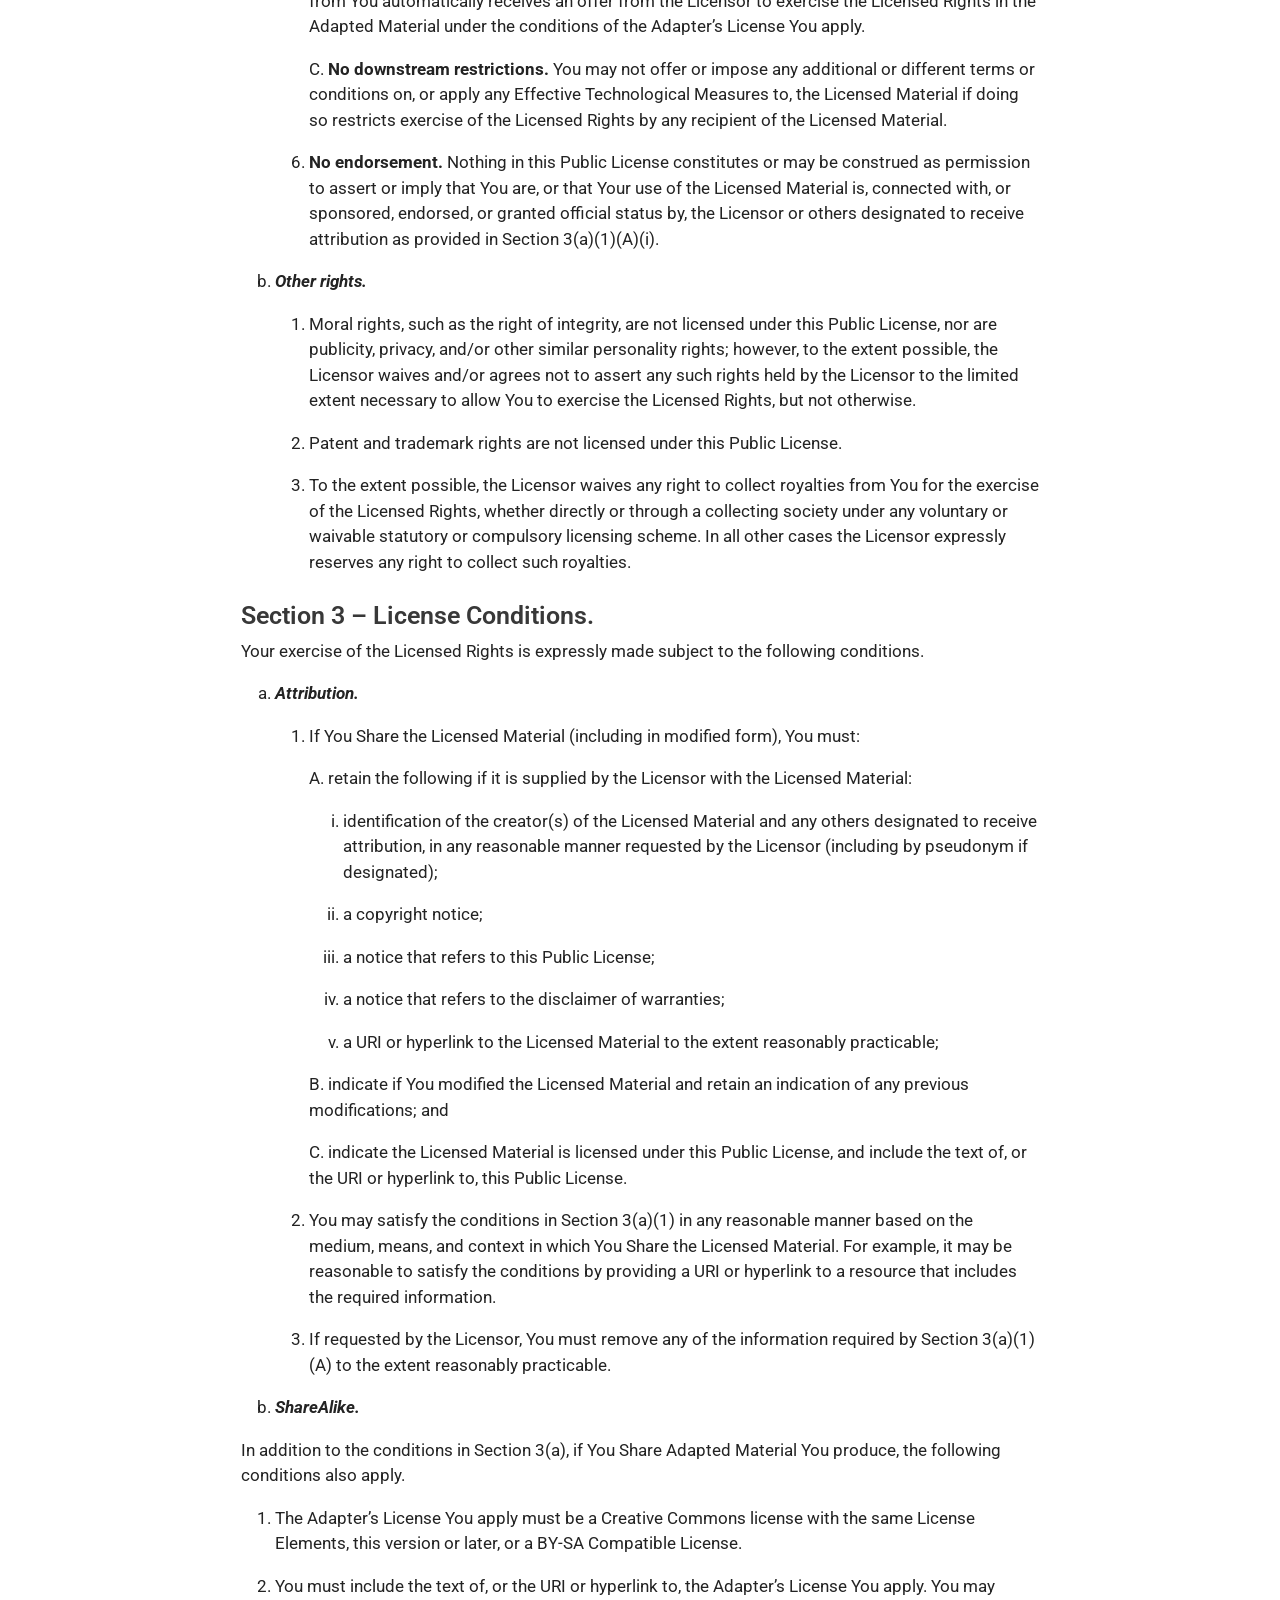
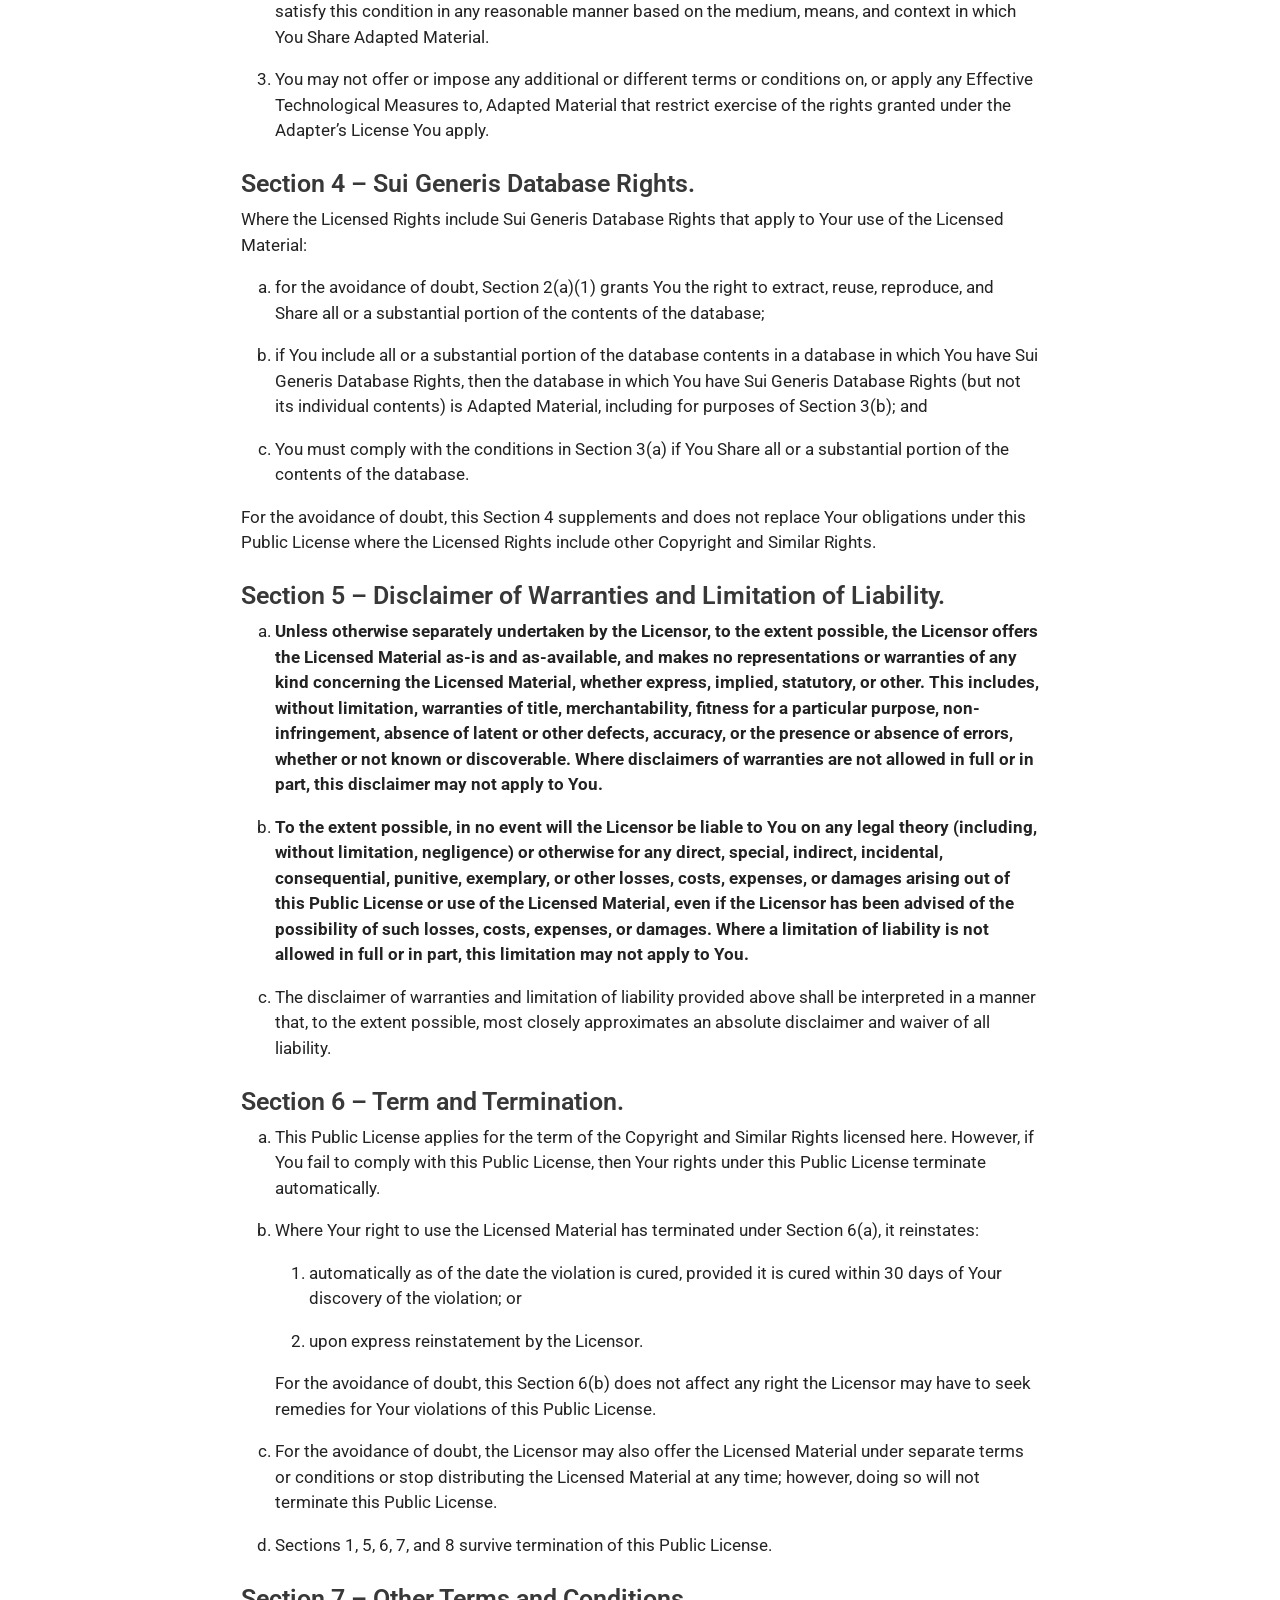
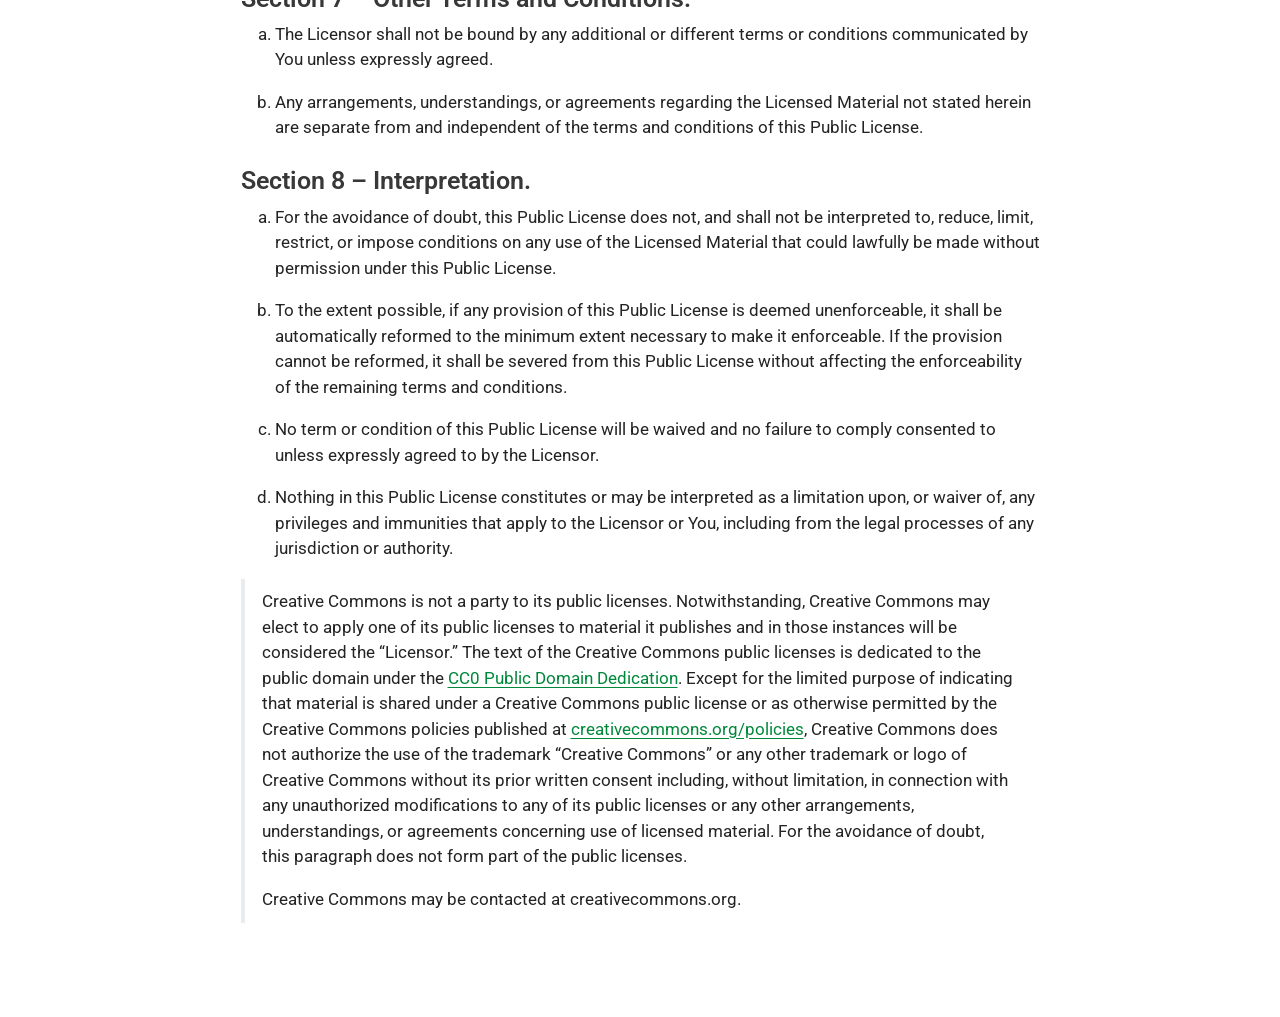
<file: LICENSE.html>
<!DOCTYPE html>
<html xmlns="http://www.w3.org/1999/xhtml" lang="en" xml:lang="en"><head>

<meta charset="utf-8">
<meta name="generator" content="quarto-1.11.9">

<meta name="viewport" content="width=device-width, initial-scale=1.0, user-scalable=yes">


<title>license</title>
<style>
/* Default styles provided by pandoc.
** See https://pandoc.org/MANUAL.html#variables-for-html for config info.
*/
span.smallcaps{font-variant: small-caps;}
div.columns{display: flex; gap: 1.5em;}
div.column{flex: auto;}
@media screen {
div.columns{gap: min(4vw, 1.5em);}
div.column{overflow-x: auto;}
}
div.hanging-indent{margin-left: 1.5em; text-indent: -1.5em;}
ul.task-list{list-style: none;}
ul.task-list li input[type="checkbox"] {
  width: 0.8em;
  margin: 0 0.8em 0.2em -1em; /* quarto-specific, see https://github.com/quarto-dev/quarto-cli/issues/4556 */ 
  vertical-align: middle;
}
</style>


<script src="site_libs/quarto-nav/quarto-nav.js"></script>
<script src="site_libs/clipboard/clipboard.min.js"></script>
<script src="site_libs/quarto-search/autocomplete.umd.js"></script>
<script src="site_libs/quarto-search/fuse.min.js"></script>
<script src="site_libs/quarto-search/quarto-search.js"></script>
<meta name="quarto:offset" content="./">
<link href="site_libs/quarto-contrib/quarto-project/lmu-osc/osc-brand/lmu-osc-favicon.jpg" rel="icon" type="image/jpeg">
<script src="site_libs/quarto-html/quarto.js" type="module"></script>
<script src="site_libs/quarto-html/tabsets/tabsets.js" type="module"></script>
<script src="site_libs/quarto-html/scrollable-regions/scrollable-regions.js" type="module"></script>
<script src="site_libs/quarto-html/popper.min.js"></script>
<script src="site_libs/quarto-html/tippy.umd.min.js"></script>
<script src="site_libs/quarto-html/anchor.min.js"></script>
<link href="site_libs/quarto-html/tippy.css" rel="stylesheet">
<link href="site_libs/quarto-html/quarto-syntax-highlighting-47407c29e8f0cbb45854e90f85b31c93.css" rel="stylesheet" class="quarto-color-scheme" id="quarto-text-highlighting-styles">
<link href="site_libs/quarto-html/quarto-syntax-highlighting-dark-29bebc711971320925fa0dba636024dd.css" rel="stylesheet" class="quarto-color-scheme quarto-color-alternate" id="quarto-text-highlighting-styles">
<link href="site_libs/quarto-html/quarto-syntax-highlighting-47407c29e8f0cbb45854e90f85b31c93.css" rel="stylesheet" class="quarto-color-scheme-extra" id="quarto-text-highlighting-styles">
<script src="site_libs/bootstrap/bootstrap.min.js"></script>
<link href="site_libs/bootstrap/bootstrap-icons.css" rel="stylesheet">
<link href="site_libs/bootstrap/bootstrap-3c212fb5380e5862dc63e3421f55cf9c.min.css" rel="stylesheet" append-hash="true" class="quarto-color-scheme" id="quarto-bootstrap" data-mode="light">
<link href="site_libs/bootstrap/bootstrap-dark-a7b4344c3630158015b2ae424a7251cc.min.css" rel="stylesheet" append-hash="true" class="quarto-color-scheme quarto-color-alternate" id="quarto-bootstrap" data-mode="dark">
<link href="site_libs/bootstrap/bootstrap-3c212fb5380e5862dc63e3421f55cf9c.min.css" rel="stylesheet" append-hash="true" class="quarto-color-scheme-extra" id="quarto-bootstrap" data-mode="light">
<script id="quarto-search-options" type="application/json">{
  "location": "sidebar",
  "copy-button": false,
  "collapse-after": 3,
  "panel-placement": "start",
  "type": "textbox",
  "limit": 50,
  "keyboard-shortcut": [
    "f",
    "/",
    "s"
  ],
  "show-item-context": false,
  "language": {
    "search-no-results-text": "No results",
    "search-matching-documents-text": "matching documents",
    "search-copy-link-title": "Copy link to search",
    "search-hide-matches-text": "Hide additional matches",
    "search-more-match-text": "more match in this document",
    "search-more-matches-text": "more matches in this document",
    "search-clear-button-title": "Clear",
    "search-text-placeholder": "",
    "search-detached-cancel-button-title": "Cancel",
    "search-submit-button-title": "Submit",
    "search-label": "Search"
  }
}</script>


</head>

<body class="fullcontent quarto-light"><a id="quarto-skip-link" class="visually-hidden-focusable" href="#quarto-document-content">Skip to main content</a><script id="quarto-html-before-body" type="application/javascript">
    const toggleBodyColorMode = (bsSheetEl) => {
      const mode = bsSheetEl.getAttribute("data-mode");
      const bodyEl = window.document.querySelector("body");
      if (mode === "dark") {
        bodyEl.classList.add("quarto-dark");
        bodyEl.classList.remove("quarto-light");
      } else {
        bodyEl.classList.add("quarto-light");
        bodyEl.classList.remove("quarto-dark");
      }
    }
    const toggleBodyColorPrimary = () => {
      const bsSheetEl = window.document.querySelector("link#quarto-bootstrap:not([rel=disabled-stylesheet])");
      if (bsSheetEl) {
        toggleBodyColorMode(bsSheetEl);
      }
    }
    const setColorSchemeToggle = (alternate) => {
      const toggles = window.document.querySelectorAll('.quarto-color-scheme-toggle');
      for (let i=0; i < toggles.length; i++) {
        const toggle = toggles[i];
        if (toggle) {
          toggle.setAttribute("aria-checked", alternate ? "true" : "false");
          if (alternate) {
            toggle.classList.add("alternate");
          } else {
            toggle.classList.remove("alternate");
          }
        }
      }
    };
    const toggleColorMode = (alternate) => {
      // Switch the stylesheets
      const primaryStylesheets = window.document.querySelectorAll('link.quarto-color-scheme:not(.quarto-color-alternate)');
      const alternateStylesheets = window.document.querySelectorAll('link.quarto-color-scheme.quarto-color-alternate');
      manageTransitions('#quarto-margin-sidebar .nav-link', false);
      if (alternate) {
        // note: dark is layered on light, we don't disable primary!
        enableStylesheet(alternateStylesheets);
        for (const sheetNode of alternateStylesheets) {
          if (sheetNode.id === "quarto-bootstrap") {
            toggleBodyColorMode(sheetNode);
          }
        }
      } else {
        disableStylesheet(alternateStylesheets);
        enableStylesheet(primaryStylesheets)
        toggleBodyColorPrimary();
      }
      manageTransitions('#quarto-margin-sidebar .nav-link', true);
      // Switch the toggles
      setColorSchemeToggle(alternate)
    }
    // Hack to workaround the fact that safari doesn't
    // properly recolor the scrollbar when toggling (#1455).
    // Not run on load: stylesheets are set before first paint there, and
    // scrolling would undo the scroll to a URL fragment (#14973).
    // The one pixel nudge keeps the reader where they were.
    const refreshSafariScrollbar = () => {
      if (navigator.userAgent.indexOf('Safari') > 0 && navigator.userAgent.indexOf('Chrome') == -1) {
        manageTransitions("body", false);
        const scrollY = window.scrollY;
        window.scrollTo(0, scrollY > 0 ? scrollY - 1 : 1);
        setTimeout(() => {
          window.scrollTo(0, scrollY);
          manageTransitions("body", true);
        }, 40);
      }
    }
    const disableStylesheet = (stylesheets) => {
      for (let i=0; i < stylesheets.length; i++) {
        const stylesheet = stylesheets[i];
        stylesheet.rel = 'disabled-stylesheet';
      }
    }
    const enableStylesheet = (stylesheets) => {
      for (let i=0; i < stylesheets.length; i++) {
        const stylesheet = stylesheets[i];
        if(stylesheet.rel !== 'stylesheet') { // for Chrome, which will still FOUC without this check
          stylesheet.rel = 'stylesheet';
        }
      }
    }
    const manageTransitions = (selector, allowTransitions) => {
      const els = window.document.querySelectorAll(selector);
      for (let i=0; i < els.length; i++) {
        const el = els[i];
        if (allowTransitions) {
          el.classList.remove('notransition');
        } else {
          el.classList.add('notransition');
        }
      }
    }
    const isFileUrl = () => {
      return window.location.protocol === 'file:';
    }
    const hasAlternateSentinel = () => {
      let styleSentinel = getColorSchemeSentinel();
      if (styleSentinel !== null) {
        return styleSentinel === "alternate";
      } else {
        return false;
      }
    }
    const setStyleSentinel = (alternate) => {
      const value = alternate ? "alternate" : "default";
      if (!isFileUrl()) {
        window.localStorage.setItem("quarto-color-scheme", value);
      } else {
        localAlternateSentinel = value;
      }
    }
    const getColorSchemeSentinel = () => {
      if (!isFileUrl()) {
        const storageValue = window.localStorage.getItem("quarto-color-scheme");
        return storageValue != null ? storageValue : localAlternateSentinel;
      } else {
        return localAlternateSentinel;
      }
    }
    const toggleGiscusIfUsed = (isAlternate, darkModeDefault) => {
      const baseTheme = document.querySelector('#giscus-base-theme')?.value ?? 'light';
      const alternateTheme = document.querySelector('#giscus-alt-theme')?.value ?? 'dark';
      let newTheme = '';
      if(authorPrefersDark) {
        newTheme = isAlternate ? baseTheme : alternateTheme;
      } else {
        newTheme = isAlternate ? alternateTheme : baseTheme;
      }
      const changeGiscusTheme = () => {
        // From: https://github.com/giscus/giscus/issues/336
        const sendMessage = (message) => {
          const iframe = document.querySelector('iframe.giscus-frame');
          if (!iframe) return;
          iframe.contentWindow.postMessage({ giscus: message }, 'https://giscus.app');
        }
        sendMessage({
          setConfig: {
            theme: newTheme
          }
        });
      }
      const isGiscussLoaded = window.document.querySelector('iframe.giscus-frame') !== null;
      if (isGiscussLoaded) {
        changeGiscusTheme();
      }
    };
    const authorPrefersDark = false;
    const darkModeDefault = authorPrefersDark;
      document.querySelector('link#quarto-text-highlighting-styles.quarto-color-scheme-extra').rel = 'disabled-stylesheet';
      document.querySelector('link#quarto-bootstrap.quarto-color-scheme-extra').rel = 'disabled-stylesheet';
    let localAlternateSentinel = darkModeDefault ? 'alternate' : 'default';
    // Dark / light mode switch
    window.quartoToggleColorScheme = () => {
      // Read the current dark / light value
      let toAlternate = !hasAlternateSentinel();
      toggleColorMode(toAlternate);
      refreshSafariScrollbar();
      setStyleSentinel(toAlternate);
      toggleGiscusIfUsed(toAlternate, darkModeDefault);
      window.dispatchEvent(new Event('resize'));
    };
    // Switch to dark mode if need be
    if (hasAlternateSentinel()) {
      toggleColorMode(true);
    } else {
      toggleColorMode(false);
    }
  </script>

<div id="quarto-search-results"></div>
<!-- content -->
<div id="quarto-content" class="quarto-container page-columns page-rows-contents page-layout-article">
<!-- sidebar -->
<!-- margin-sidebar -->
    
<!-- main -->
<main class="content" id="quarto-document-content" tabindex="-1"><header id="title-block-header" class="quarto-title-block"></header>





<section id="creative-commons-attribution-sharealike-4.0-international" class="level1">
<h1>Creative Commons Attribution-ShareAlike 4.0 International</h1>
<p>Creative Commons Corporation (“Creative Commons”) is not a law firm and does not provide legal services or legal advice. Distribution of Creative Commons public licenses does not create a lawyer-client or other relationship. Creative Commons makes its licenses and related information available on an “as-is” basis. Creative Commons gives no warranties regarding its licenses, any material licensed under their terms and conditions, or any related information. Creative Commons disclaims all liability for damages resulting from their use to the fullest extent possible.</p>
<p><strong>Using Creative Commons Public Licenses</strong></p>
<p>Creative Commons public licenses provide a standard set of terms and conditions that creators and other rights holders may use to share original works of authorship and other material subject to copyright and certain other rights specified in the public license below. The following considerations are for informational purposes only, are not exhaustive, and do not form part of our licenses.</p>
<ul>
<li><p><strong>Considerations for licensors:</strong> Our public licenses are intended for use by those authorized to give the public permission to use material in ways otherwise restricted by copyright and certain other rights. Our licenses are irrevocable. Licensors should read and understand the terms and conditions of the license they choose before applying it. Licensors should also secure all rights necessary before applying our licenses so that the public can reuse the material as expected. Licensors should clearly mark any material not subject to the license. This includes other CC-licensed material, or material used under an exception or limitation to copyright. <a href="http://wiki.creativecommons.org/Considerations_for_licensors_and_licensees#Considerations_for_licensors">More considerations for licensors</a>.</p></li>
<li><p><strong>Considerations for the public:</strong> By using one of our public licenses, a licensor grants the public permission to use the licensed material under specified terms and conditions. If the licensor’s permission is not necessary for any reason–for example, because of any applicable exception or limitation to copyright–then that use is not regulated by the license. Our licenses grant only permissions under copyright and certain other rights that a licensor has authority to grant. Use of the licensed material may still be restricted for other reasons, including because others have copyright or other rights in the material. A licensor may make special requests, such as asking that all changes be marked or described. Although not required by our licenses, you are encouraged to respect those requests where reasonable. <a href="http://wiki.creativecommons.org/Considerations_for_licensors_and_licensees#Considerations_for_licensees">More considerations for the public</a>.</p></li>
</ul>
<section id="creative-commons-attribution-sharealike-4.0-international-public-license" class="level2">
<h2 class="anchored" data-anchor-id="creative-commons-attribution-sharealike-4.0-international-public-license">Creative Commons Attribution-ShareAlike 4.0 International Public License</h2>
<p>By exercising the Licensed Rights (defined below), You accept and agree to be bound by the terms and conditions of this Creative Commons Attribution-ShareAlike 4.0 International Public License (“Public License”). To the extent this Public License may be interpreted as a contract, You are granted the Licensed Rights in consideration of Your acceptance of these terms and conditions, and the Licensor grants You such rights in consideration of benefits the Licensor receives from making the Licensed Material available under these terms and conditions.</p>
<section id="section-1-definitions." class="level3">
<h3 class="anchored" data-anchor-id="section-1-definitions.">Section 1 – Definitions.</h3>
<ol type="a">
<li><p><strong>Adapted Material</strong> means material subject to Copyright and Similar Rights that is derived from or based upon the Licensed Material and in which the Licensed Material is translated, altered, arranged, transformed, or otherwise modified in a manner requiring permission under the Copyright and Similar Rights held by the Licensor. For purposes of this Public License, where the Licensed Material is a musical work, performance, or sound recording, Adapted Material is always produced where the Licensed Material is synched in timed relation with a moving image.</p></li>
<li><p><strong>Adapter’s License</strong> means the license You apply to Your Copyright and Similar Rights in Your contributions to Adapted Material in accordance with the terms and conditions of this Public License.</p></li>
<li><p><strong>BY-SA Compatible License</strong> means a license listed at <a href="http://creativecommons.org/compatiblelicenses">creativecommons.org/compatiblelicenses</a>, approved by Creative Commons as essentially the equivalent of this Public License.</p></li>
<li><p><strong>Copyright and Similar Rights</strong> means copyright and/or similar rights closely related to copyright including, without limitation, performance, broadcast, sound recording, and Sui Generis Database Rights, without regard to how the rights are labeled or categorized. For purposes of this Public License, the rights specified in Section 2(b)(1)-(2) are not Copyright and Similar Rights.</p></li>
<li><p><strong>Effective Technological Measures</strong> means those measures that, in the absence of proper authority, may not be circumvented under laws fulfilling obligations under Article 11 of the WIPO Copyright Treaty adopted on December 20, 1996, and/or similar international agreements.</p></li>
<li><p><strong>Exceptions and Limitations</strong> means fair use, fair dealing, and/or any other exception or limitation to Copyright and Similar Rights that applies to Your use of the Licensed Material.</p></li>
<li><p><strong>License Elements</strong> means the license attributes listed in the name of a Creative Commons Public License. The License Elements of this Public License are Attribution and ShareAlike.</p></li>
<li><p><strong>Licensed Material</strong> means the artistic or literary work, database, or other material to which the Licensor applied this Public License.</p></li>
<li><p><strong>Licensed Rights</strong> means the rights granted to You subject to the terms and conditions of this Public License, which are limited to all Copyright and Similar Rights that apply to Your use of the Licensed Material and that the Licensor has authority to license.</p></li>
<li><p><strong>Licensor</strong> means the individual(s) or entity(ies) granting rights under this Public License.</p></li>
<li><p><strong>Share</strong> means to provide material to the public by any means or process that requires permission under the Licensed Rights, such as reproduction, public display, public performance, distribution, dissemination, communication, or importation, and to make material available to the public including in ways that members of the public may access the material from a place and at a time individually chosen by them.</p></li>
<li><p><strong>Sui Generis Database Rights</strong> means rights other than copyright resulting from Directive 96/9/EC of the European Parliament and of the Council of 11 March 1996 on the legal protection of databases, as amended and/or succeeded, as well as other essentially equivalent rights anywhere in the world.</p></li>
<li><p><strong>You</strong> means the individual or entity exercising the Licensed Rights under this Public License. <strong>Your</strong> has a corresponding meaning.</p></li>
</ol>
</section>
<section id="section-2-scope." class="level3">
<h3 class="anchored" data-anchor-id="section-2-scope.">Section 2 – Scope.</h3>
<ol type="a">
<li><p><strong><em>License grant.</em></strong></p>
<ol type="1">
<li><p>Subject to the terms and conditions of this Public License, the Licensor hereby grants You a worldwide, royalty-free, non-sublicensable, non-exclusive, irrevocable license to exercise the Licensed Rights in the Licensed Material to:</p>
<p>A. reproduce and Share the Licensed Material, in whole or in part; and</p>
<p>B. produce, reproduce, and Share Adapted Material.</p></li>
<li><p><strong>Exceptions and Limitations.</strong> For the avoidance of doubt, where Exceptions and Limitations apply to Your use, this Public License does not apply, and You do not need to comply with its terms and conditions.</p></li>
<li><p><strong>Term.</strong> The term of this Public License is specified in Section 6(a).</p></li>
<li><p><strong>Media and formats; technical modifications allowed.</strong> The Licensor authorizes You to exercise the Licensed Rights in all media and formats whether now known or hereafter created, and to make technical modifications necessary to do so. The Licensor waives and/or agrees not to assert any right or authority to forbid You from making technical modifications necessary to exercise the Licensed Rights, including technical modifications necessary to circumvent Effective Technological Measures. For purposes of this Public License, simply making modifications authorized by this Section 2(a)(4) never produces Adapted Material.</p></li>
<li><p><strong>Downstream recipients.</strong></p>
<p>A. <strong>Offer from the Licensor – Licensed Material.</strong> Every recipient of the Licensed Material automatically receives an offer from the Licensor to exercise the Licensed Rights under the terms and conditions of this Public License.</p>
<p>B. <strong>Additional offer from the Licensor – Adapted Material.</strong> Every recipient of Adapted Material from You automatically receives an offer from the Licensor to exercise the Licensed Rights in the Adapted Material under the conditions of the Adapter’s License You apply.</p>
<p>C. <strong>No downstream restrictions.</strong> You may not offer or impose any additional or different terms or conditions on, or apply any Effective Technological Measures to, the Licensed Material if doing so restricts exercise of the Licensed Rights by any recipient of the Licensed Material.</p></li>
<li><p><strong>No endorsement.</strong> Nothing in this Public License constitutes or may be construed as permission to assert or imply that You are, or that Your use of the Licensed Material is, connected with, or sponsored, endorsed, or granted official status by, the Licensor or others designated to receive attribution as provided in Section 3(a)(1)(A)(i).</p></li>
</ol></li>
<li><p><strong><em>Other rights.</em></strong></p>
<ol type="1">
<li><p>Moral rights, such as the right of integrity, are not licensed under this Public License, nor are publicity, privacy, and/or other similar personality rights; however, to the extent possible, the Licensor waives and/or agrees not to assert any such rights held by the Licensor to the limited extent necessary to allow You to exercise the Licensed Rights, but not otherwise.</p></li>
<li><p>Patent and trademark rights are not licensed under this Public License.</p></li>
<li><p>To the extent possible, the Licensor waives any right to collect royalties from You for the exercise of the Licensed Rights, whether directly or through a collecting society under any voluntary or waivable statutory or compulsory licensing scheme. In all other cases the Licensor expressly reserves any right to collect such royalties.</p></li>
</ol></li>
</ol>
</section>
<section id="section-3-license-conditions." class="level3">
<h3 class="anchored" data-anchor-id="section-3-license-conditions.">Section 3 – License Conditions.</h3>
<p>Your exercise of the Licensed Rights is expressly made subject to the following conditions.</p>
<ol type="a">
<li><p><strong><em>Attribution.</em></strong></p>
<ol type="1">
<li><p>If You Share the Licensed Material (including in modified form), You must:</p>
<p>A. retain the following if it is supplied by the Licensor with the Licensed Material:</p>
<ol type="i">
<li><p>identification of the creator(s) of the Licensed Material and any others designated to receive attribution, in any reasonable manner requested by the Licensor (including by pseudonym if designated);</p></li>
<li><p>a copyright notice;</p></li>
<li><p>a notice that refers to this Public License;</p></li>
<li><p>a notice that refers to the disclaimer of warranties;</p></li>
<li><p>a URI or hyperlink to the Licensed Material to the extent reasonably practicable;</p></li>
</ol>
<p>B. indicate if You modified the Licensed Material and retain an indication of any previous modifications; and</p>
<p>C. indicate the Licensed Material is licensed under this Public License, and include the text of, or the URI or hyperlink to, this Public License.</p></li>
<li><p>You may satisfy the conditions in Section 3(a)(1) in any reasonable manner based on the medium, means, and context in which You Share the Licensed Material. For example, it may be reasonable to satisfy the conditions by providing a URI or hyperlink to a resource that includes the required information.</p></li>
<li><p>If requested by the Licensor, You must remove any of the information required by Section 3(a)(1)(A) to the extent reasonably practicable.</p></li>
</ol></li>
<li><p><strong><em>ShareAlike.</em></strong></p></li>
</ol>
<p>In addition to the conditions in Section 3(a), if You Share Adapted Material You produce, the following conditions also apply.</p>
<ol type="1">
<li><p>The Adapter’s License You apply must be a Creative Commons license with the same License Elements, this version or later, or a BY-SA Compatible License.</p></li>
<li><p>You must include the text of, or the URI or hyperlink to, the Adapter’s License You apply. You may satisfy this condition in any reasonable manner based on the medium, means, and context in which You Share Adapted Material.</p></li>
<li><p>You may not offer or impose any additional or different terms or conditions on, or apply any Effective Technological Measures to, Adapted Material that restrict exercise of the rights granted under the Adapter’s License You apply.</p></li>
</ol>
</section>
<section id="section-4-sui-generis-database-rights." class="level3">
<h3 class="anchored" data-anchor-id="section-4-sui-generis-database-rights.">Section 4 – Sui Generis Database Rights.</h3>
<p>Where the Licensed Rights include Sui Generis Database Rights that apply to Your use of the Licensed Material:</p>
<ol type="a">
<li><p>for the avoidance of doubt, Section 2(a)(1) grants You the right to extract, reuse, reproduce, and Share all or a substantial portion of the contents of the database;</p></li>
<li><p>if You include all or a substantial portion of the database contents in a database in which You have Sui Generis Database Rights, then the database in which You have Sui Generis Database Rights (but not its individual contents) is Adapted Material, including for purposes of Section 3(b); and</p></li>
<li><p>You must comply with the conditions in Section 3(a) if You Share all or a substantial portion of the contents of the database.</p></li>
</ol>
<p>For the avoidance of doubt, this Section 4 supplements and does not replace Your obligations under this Public License where the Licensed Rights include other Copyright and Similar Rights.</p>
</section>
<section id="section-5-disclaimer-of-warranties-and-limitation-of-liability." class="level3">
<h3 class="anchored" data-anchor-id="section-5-disclaimer-of-warranties-and-limitation-of-liability.">Section 5 – Disclaimer of Warranties and Limitation of Liability.</h3>
<ol type="a">
<li><p><strong>Unless otherwise separately undertaken by the Licensor, to the extent possible, the Licensor offers the Licensed Material as-is and as-available, and makes no representations or warranties of any kind concerning the Licensed Material, whether express, implied, statutory, or other. This includes, without limitation, warranties of title, merchantability, fitness for a particular purpose, non-infringement, absence of latent or other defects, accuracy, or the presence or absence of errors, whether or not known or discoverable. Where disclaimers of warranties are not allowed in full or in part, this disclaimer may not apply to You.</strong></p></li>
<li><p><strong>To the extent possible, in no event will the Licensor be liable to You on any legal theory (including, without limitation, negligence) or otherwise for any direct, special, indirect, incidental, consequential, punitive, exemplary, or other losses, costs, expenses, or damages arising out of this Public License or use of the Licensed Material, even if the Licensor has been advised of the possibility of such losses, costs, expenses, or damages. Where a limitation of liability is not allowed in full or in part, this limitation may not apply to You.</strong></p></li>
<li><p>The disclaimer of warranties and limitation of liability provided above shall be interpreted in a manner that, to the extent possible, most closely approximates an absolute disclaimer and waiver of all liability.</p></li>
</ol>
</section>
<section id="section-6-term-and-termination." class="level3">
<h3 class="anchored" data-anchor-id="section-6-term-and-termination.">Section 6 – Term and Termination.</h3>
<ol type="a">
<li><p>This Public License applies for the term of the Copyright and Similar Rights licensed here. However, if You fail to comply with this Public License, then Your rights under this Public License terminate automatically.</p></li>
<li><p>Where Your right to use the Licensed Material has terminated under Section 6(a), it reinstates:</p>
<ol type="1">
<li><p>automatically as of the date the violation is cured, provided it is cured within 30 days of Your discovery of the violation; or</p></li>
<li><p>upon express reinstatement by the Licensor.</p></li>
</ol>
<p>For the avoidance of doubt, this Section 6(b) does not affect any right the Licensor may have to seek remedies for Your violations of this Public License.</p></li>
<li><p>For the avoidance of doubt, the Licensor may also offer the Licensed Material under separate terms or conditions or stop distributing the Licensed Material at any time; however, doing so will not terminate this Public License.</p></li>
<li><p>Sections 1, 5, 6, 7, and 8 survive termination of this Public License.</p></li>
</ol>
</section>
<section id="section-7-other-terms-and-conditions." class="level3">
<h3 class="anchored" data-anchor-id="section-7-other-terms-and-conditions.">Section 7 – Other Terms and Conditions.</h3>
<ol type="a">
<li><p>The Licensor shall not be bound by any additional or different terms or conditions communicated by You unless expressly agreed.</p></li>
<li><p>Any arrangements, understandings, or agreements regarding the Licensed Material not stated herein are separate from and independent of the terms and conditions of this Public License.</p></li>
</ol>
</section>
<section id="section-8-interpretation." class="level3">
<h3 class="anchored" data-anchor-id="section-8-interpretation.">Section 8 – Interpretation.</h3>
<ol type="a">
<li><p>For the avoidance of doubt, this Public License does not, and shall not be interpreted to, reduce, limit, restrict, or impose conditions on any use of the Licensed Material that could lawfully be made without permission under this Public License.</p></li>
<li><p>To the extent possible, if any provision of this Public License is deemed unenforceable, it shall be automatically reformed to the minimum extent necessary to make it enforceable. If the provision cannot be reformed, it shall be severed from this Public License without affecting the enforceability of the remaining terms and conditions.</p></li>
<li><p>No term or condition of this Public License will be waived and no failure to comply consented to unless expressly agreed to by the Licensor.</p></li>
<li><p>Nothing in this Public License constitutes or may be interpreted as a limitation upon, or waiver of, any privileges and immunities that apply to the Licensor or You, including from the legal processes of any jurisdiction or authority.</p></li>
</ol>
<blockquote class="blockquote">
<p>Creative Commons is not a party to its public licenses. Notwithstanding, Creative Commons may elect to apply one of its public licenses to material it publishes and in those instances will be considered the “Licensor.” The text of the Creative Commons public licenses is dedicated to the public domain under the <a href="https://creativecommons.org/publicdomain/zero/1.0/legalcode">CC0 Public Domain Dedication</a>. Except for the limited purpose of indicating that material is shared under a Creative Commons public license or as otherwise permitted by the Creative Commons policies published at <a href="http://creativecommons.org/policies">creativecommons.org/policies</a>, Creative Commons does not authorize the use of the trademark “Creative Commons” or any other trademark or logo of Creative Commons without its prior written consent including, without limitation, in connection with any unauthorized modifications to any of its public licenses or any other arrangements, understandings, or agreements concerning use of licensed material. For the avoidance of doubt, this paragraph does not form part of the public licenses.</p>
<p>Creative Commons may be contacted at creativecommons.org.</p>
</blockquote>


</section>
</section>
</section>

</main> <!-- /main -->
<script id="quarto-html-after-body" type="application/javascript">
  window.document.addEventListener("DOMContentLoaded", function (event) {
    // Ensure there is a toggle, if there isn't float one in the top right
    if (window.document.querySelector('.quarto-color-scheme-toggle') === null) {
      const toggle = window.document.createElement('button');
      toggle.type = "button";
      toggle.setAttribute("role", "switch");
      toggle.setAttribute("aria-checked", "false");
      toggle.classList.add('top-right');
      toggle.classList.add('quarto-color-scheme-toggle');
      toggle.setAttribute("aria-label", "Toggle dark mode");
      toggle.onclick = function() { try { window.quartoToggleColorScheme(); } catch {} return false; };
      const i = window.document.createElement("i");
      i.classList.add('bi');
      toggle.appendChild(i);
      // Put the toggle in a landmark of its own, so that landmark navigation
      // can reach it.
      //
      // The container is always a fresh direct child of body, and the toggle is
      // never moved into page furniture that the theme or the author controls.
      // The toggle is positioned against the page, so any ancestor that
      // establishes a containing block captures it: a positioned element or a
      // grid for position: absolute, and transform, filter, will-change or
      // contain for position: fixed. A direct child of body has none of these
      // to inherit, and the shift when one appears is silent and visual.
      //
      // ARIA says a document should have at most one banner, and axe reports a
      // duplicate whether or not the banners carry distinct labels. So use a
      // header when the page has no banner yet, and a named region otherwise.
      //
      // A header is a banner wherever it sits, unless it is inside sectioning
      // content, so this cannot just look at the children of body: a custom
      // page layout wraps the title block header in a plain div. An explicit
      // role="banner" always counts.
      const sectioning = 'article, aside, main, nav, section, [role="article"], [role="complementary"], [role="main"], [role="navigation"], [role="region"]';
      const hasBanner = Array.from(
        window.document.querySelectorAll('header:not([role]), [role="banner"]')
      ).some(function(el) {
        return el.hasAttribute("role") || el.closest(sectioning) === null;
      });
      const container = window.document.createElement(hasBanner ? "div" : "header");
      if (hasBanner) {
        container.setAttribute("role", "region");
        container.setAttribute("aria-label", "Toggle dark mode");
      }
      container.classList.add('quarto-color-scheme-toggle-container');
      container.appendChild(toggle);
      window.document.body.appendChild(container);
    }
    setColorSchemeToggle(hasAlternateSentinel())
    const icon = "";
    const anchorJS = new window.AnchorJS();
    anchorJS.options = {
      placement: 'right',
      icon: icon
    };
    anchorJS.add('.anchored');
    const isCodeAnnotation = (el) => {
      for (const clz of el.classList) {
        if (clz.startsWith('code-annotation-')) {                     
          return true;
        }
      }
      return false;
    }
    const onCopySuccess = function(e) {
      // button target
      const button = e.trigger;
      // don't keep focus
      button.blur();
      // flash "checked"
      button.classList.add('code-copy-button-checked');
      var currentTitle = button.getAttribute("title");
      button.setAttribute("title", "Copied!");
      let tooltip;
      if (window.bootstrap) {
        button.setAttribute("data-bs-toggle", "tooltip");
        button.setAttribute("data-bs-placement", "left");
        button.setAttribute("data-bs-title", "Copied!");
        tooltip = new bootstrap.Tooltip(button, 
          { trigger: "manual", 
            customClass: "code-copy-button-tooltip",
            offset: [0, -8]});
        tooltip.show();    
      }
      setTimeout(function() {
        if (tooltip) {
          tooltip.hide();
          button.removeAttribute("data-bs-title");
          button.removeAttribute("data-bs-toggle");
          button.removeAttribute("data-bs-placement");
        }
        button.setAttribute("title", currentTitle);
        button.classList.remove('code-copy-button-checked');
      }, 1000);
      // clear code selection
      e.clearSelection();
    }
    const getTextToCopy = function(trigger) {
      const outerScaffold = trigger.parentElement.cloneNode(true);
      const codeEl = outerScaffold.querySelector('code');
      for (const childEl of codeEl.children) {
        if (isCodeAnnotation(childEl)) {
          childEl.remove();
        }
      }
      return codeEl.innerText;
    }
    const clipboard = new window.ClipboardJS('.code-copy-button:not([data-in-quarto-modal])', {
      text: getTextToCopy
    });
    clipboard.on('success', onCopySuccess);
    if (window.document.getElementById('quarto-embedded-source-code-modal')) {
      const clipboardModal = new window.ClipboardJS('.code-copy-button[data-in-quarto-modal]', {
        text: getTextToCopy,
        container: window.document.getElementById('quarto-embedded-source-code-modal')
      });
      clipboardModal.on('success', onCopySuccess);
    }
      var localhostRegex = new RegExp(/^(?:http|https):\/\/localhost\:?[0-9]*\//);
      var mailtoRegex = new RegExp(/^mailto:/);
        var filterRegex = new RegExp("https:\/\/lmu-osc\.github\.io\/slides-github\/");
      var isInternal = (href) => {
          return filterRegex.test(href) || localhostRegex.test(href) || mailtoRegex.test(href);
      }
      // Inspect non-navigation links and adorn them if external
      window.quartoDecorateExternalLinks = function (root) {
     var links = (root || window.document).querySelectorAll('a[href]:not(.nav-link):not(.navbar-brand):not(.toc-action):not(.sidebar-link):not(.sidebar-item-toggle):not(.pagination-link):not(.no-external):not([aria-hidden]):not(.dropdown-item):not(.quarto-navigation-tool):not(.about-link)');
      for (var i=0; i<links.length; i++) {
        const link = links[i];
        if (!isInternal(link.href)) {
          // undo the damage that might have been done by quarto-nav.js in the case of
          // links that we want to consider external
          if (link.dataset.originalHref !== undefined) {
            link.href = link.dataset.originalHref;
          }
          if (!link.classList.contains('no-external-icon')) {
          }
        }
      }
      };
      window.quartoDecorateExternalLinks(window.document);
    // Esc closes the popup (WCAG 1.4.13) and focus leaving both trigger and
    // popup closes it (WCAG 2.4.11); tippy handles neither for interactive popups.
    const hideOnEscAndFocusOut = {
      name: 'hideOnEscAndFocusOut',
      defaultValue: true,
      fn(instance) {
        const dismiss = () => {
          // A show scheduled by the trigger delay would otherwise reopen it
          instance.clearDelayTimeouts();
          instance.hide();
        };
        const onKeyDown = (event) => {
          if (event.key !== 'Escape') {
            return;
          }
          // Keep Esc from also reaching page handlers (e.g. reveal.js overview),
          // except an open reveal.js slide menu, which Esc should close too.
          // The menu handles keys only when its keyboard option is on.
          const menuHandlesEsc = window.Reveal?.getPlugin?.('menu')?.isOpen() &&
            window.Reveal.getConfig().menu?.keyboard !== false;
          if (!menuHandlesEsc) {
            event.stopPropagation();
          }
          if (instance.popper.contains(window.document.activeElement)) {
            // Disabled while refocusing so the focus trigger does not reopen it
            instance.disable();
            instance.reference.focus();
            instance.enable();
          }
          dismiss();
        };
        const onFocusOut = (event) => {
          const target = event.relatedTarget;
          if (target && !instance.reference.contains(target) &&
              !instance.popper.contains(target)) {
            dismiss();
          }
        };
        // On the trigger too: a click trigger (code-annotations: select) has no
        // blur handling. Attached for the instance's lifetime so leaving the
        // trigger also cancels a show still pending on the trigger delay.
        instance.reference.addEventListener('focusout', onFocusOut);
        return {
          onShow() {
            window.document.addEventListener('keydown', onKeyDown, true);
            instance.popper.addEventListener('focusout', onFocusOut);
          },
          onHide() {
            window.document.removeEventListener('keydown', onKeyDown, true);
            instance.popper.removeEventListener('focusout', onFocusOut);
          },
          onDestroy() {
            instance.reference.removeEventListener('focusout', onFocusOut);
          },
        };
      },
    };
    function tippyHover(el, contentFn, onTriggerFn, onUntriggerFn) {
      const config = {
        allowHTML: true,
        maxWidth: 500,
        delay: 100,
        arrow: false,
        appendTo: function(el) {
            return el.parentElement;
        },
        interactive: true,
        interactiveBorder: 10,
        theme: 'quarto',
        placement: 'bottom-start',
        plugins: [hideOnEscAndFocusOut],
      };
      if (contentFn) {
        config.content = contentFn;
      }
      if (onTriggerFn) {
        config.onTrigger = onTriggerFn;
      }
      if (onUntriggerFn) {
        config.onUntrigger = onUntriggerFn;
      }
      window.tippy(el, config); 
    }
    const noterefs = window.document.querySelectorAll('a[role="doc-noteref"]');
    for (var i=0; i<noterefs.length; i++) {
      const ref = noterefs[i];
      tippyHover(ref, function() {
        // use id or data attribute instead here
        let href = ref.getAttribute('data-footnote-href') || ref.getAttribute('href');
        try { href = new URL(href).hash; } catch {}
        const id = href.replace(/^#\/?/, "");
        const note = window.document.getElementById(id);
        if (note) {
          return note.innerHTML;
        } else {
          return "";
        }
      });
    }
    const xrefs = window.document.querySelectorAll('a.quarto-xref');
    const processXRef = (id, note) => {
      // Strip column container classes
      const stripColumnClz = (el) => {
        el.classList.remove("page-full", "page-columns");
        if (el.children) {
          for (const child of el.children) {
            stripColumnClz(child);
          }
        }
      }
      stripColumnClz(note)
      if (id === null || id.startsWith('sec-')) {
        // Special case sections, only their first couple elements
        const container = document.createElement("div");
        if (note.children && note.children.length > 2) {
          container.appendChild(note.children[0].cloneNode(true));
          for (let i = 1; i < note.children.length; i++) {
            const child = note.children[i];
            if (child.tagName === "P" && child.innerText === "") {
              continue;
            } else {
              container.appendChild(child.cloneNode(true));
              break;
            }
          }
          if (window.Quarto?.typesetMath) {
            window.Quarto.typesetMath(container);
          }
          return container.innerHTML
        } else {
          if (window.Quarto?.typesetMath) {
            window.Quarto.typesetMath(note);
          }
          return note.innerHTML;
        }
      } else {
        // Remove any anchor links if they are present
        const anchorLink = note.querySelector('a.anchorjs-link');
        if (anchorLink) {
          anchorLink.remove();
        }
        if (window.Quarto?.typesetMath) {
          window.Quarto.typesetMath(note);
        }
        if (note.classList.contains("callout")) {
          return note.outerHTML;
        } else {
          return note.innerHTML;
        }
      }
    }
    for (var i=0; i<xrefs.length; i++) {
      const xref = xrefs[i];
      tippyHover(xref, undefined, function(instance) {
        instance.disable();
        let url = xref.getAttribute('href');
        let hash = undefined; 
        if (url.startsWith('#')) {
          hash = url;
        } else {
          try { hash = new URL(url).hash; } catch {}
        }
        if (hash) {
          const id = hash.replace(/^#\/?/, "");
          const note = window.document.getElementById(id);
          if (note !== null) {
            try {
              const html = processXRef(id, note.cloneNode(true));
              instance.setContent(html);
            } finally {
              instance.enable();
              instance.show();
            }
          } else {
            // See if we can fetch this
            fetch(url.split('#')[0])
            .then(res => res.text())
            .then(html => {
              const parser = new DOMParser();
              const htmlDoc = parser.parseFromString(html, "text/html");
              const note = htmlDoc.getElementById(id);
              if (note !== null) {
                const html = processXRef(id, note);
                instance.setContent(html);
              } 
            }).finally(() => {
              instance.enable();
              instance.show();
            });
          }
        } else {
          // See if we can fetch a full url (with no hash to target)
          // This is a special case and we should probably do some content thinning / targeting
          fetch(url)
          .then(res => res.text())
          .then(html => {
            const parser = new DOMParser();
            const htmlDoc = parser.parseFromString(html, "text/html");
            const note = htmlDoc.querySelector('main.content');
            if (note !== null) {
              // This should only happen for chapter cross references
              // (since there is no id in the URL)
              // remove the first header
              if (note.children.length > 0 && note.children[0].tagName === "HEADER") {
                note.children[0].remove();
              }
              const html = processXRef(null, note);
              instance.setContent(html);
            } 
          }).finally(() => {
            instance.enable();
            instance.show();
          });
        }
      }, function(instance) {
      });
    }
        let selectedAnnoteEl;
        const selectorForAnnotation = ( cell, annotation) => {
          let cellAttr = 'data-code-cell="' + cell + '"';
          let lineAttr = 'data-code-annotation="' +  annotation + '"';
          const selector = 'span[' + cellAttr + '][' + lineAttr + ']';
          return selector;
        }
        const selectCodeLines = (annoteEl) => {
          const doc = window.document;
          const targetCell = annoteEl.getAttribute("data-target-cell");
          const targetAnnotation = annoteEl.getAttribute("data-target-annotation");
          const annoteSpan = window.document.querySelector(selectorForAnnotation(targetCell, targetAnnotation));
          const lines = annoteSpan.getAttribute("data-code-lines").split(",");
          const lineIds = lines.map((line) => {
            return targetCell + "-" + line;
          })
          // Each band is positioned against its own containing block, which is
          // not the offsetParent of the lines, so place it from client rects.
          const placeBand = (band, firstEl, lastEl, codeBlock) => {
            const container = band.offsetParent;
            if (container === null) {
              return;
            }
            const containerRect = container.getBoundingClientRect();
            // Reveal.js scales slides with a transform, so convert client
            // pixels back to the CSS pixels of the container.
            const scale = containerRect.height / container.offsetHeight || 1;
            const firstRect = firstEl.getBoundingClientRect();
            const lastRect = lastEl.getBoundingClientRect();
            const top = (firstRect.top - containerRect.top) / scale - container.clientTop + container.scrollTop;
            const height = (lastRect.bottom - firstRect.top) / scale;
            band.style.top = top - 2 + "px";
            band.style.height = height + 4 + "px";
            if (codeBlock) {
              // Without the copy button wrapper, the containing block is wider
              // than the code block, so span the code block explicitly.
              const blockRect = codeBlock.getBoundingClientRect();
              band.style.left = (blockRect.left - containerRect.left) / scale - container.clientLeft + container.scrollLeft + "px";
              band.style.width = blockRect.width / scale + "px";
            }
          };
          if (lineIds.length > 0) {
            const el = window.document.getElementById(lineIds[0]);
            const lastEl = window.document.getElementById(lineIds[lineIds.length - 1]);
            const parent = el.parentElement.parentElement;
            // cook up a div (if necessary) and position it
            let div = window.document.getElementById("code-annotation-line-highlight");
            if (div === null) {
              div = window.document.createElement("div");
              div.setAttribute("id", "code-annotation-line-highlight");
              div.style.position = 'absolute';
              parent.appendChild(div);
            }
            placeBand(div, el, lastEl, parent.closest("div.sourceCode") || parent);
            let gutterDiv = window.document.getElementById("code-annotation-line-highlight-gutter");
            if (gutterDiv === null) {
              gutterDiv = window.document.createElement("div");
              gutterDiv.setAttribute("id", "code-annotation-line-highlight-gutter");
              gutterDiv.style.position = 'absolute';
              const codeCell = window.document.getElementById(targetCell);
              const gutter = codeCell.querySelector('.code-annotation-gutter');
              gutter.appendChild(gutterDiv);
            }
            placeBand(gutterDiv, el, lastEl);
            selectedAnnoteEl = annoteEl;
          }
        };
        const unselectCodeLines = () => {
          const elementsIds = ["code-annotation-line-highlight", "code-annotation-line-highlight-gutter"];
          elementsIds.forEach((elId) => {
            const div = window.document.getElementById(elId);
            if (div) {
              div.remove();
            }
          });
          selectedAnnoteEl = undefined;
        };
          // Handle positioning of the toggle
      window.addEventListener(
        "resize",
        throttle(() => {
          elRect = undefined;
          if (selectedAnnoteEl) {
            selectCodeLines(selectedAnnoteEl);
          }
        }, 10)
      );
      function throttle(fn, ms) {
      let throttle = false;
      let timer;
        return (...args) => {
          if(!throttle) { // first call gets through
              fn.apply(this, args);
              throttle = true;
          } else { // all the others get throttled
              if(timer) clearTimeout(timer); // cancel #2
              timer = setTimeout(() => {
                fn.apply(this, args);
                timer = throttle = false;
              }, ms);
          }
        };
      }
        // Attach click handler to the DT
        const annoteDls = window.document.querySelectorAll('dt[data-target-cell]');
        for (const annoteDlNode of annoteDls) {
          annoteDlNode.addEventListener('click', (event) => {
            const clickedEl = event.target;
            if (clickedEl !== selectedAnnoteEl) {
              unselectCodeLines();
              const activeEl = window.document.querySelector('dt[data-target-cell].code-annotation-active');
              if (activeEl) {
                activeEl.classList.remove('code-annotation-active');
              }
              selectCodeLines(clickedEl);
              clickedEl.classList.add('code-annotation-active');
            } else {
              // Unselect the line
              unselectCodeLines();
              clickedEl.classList.remove('code-annotation-active');
            }
          });
        }
    const findCites = (el) => {
      const parentEl = el.parentElement;
      if (parentEl) {
        const cites = parentEl.dataset.cites;
        if (cites) {
          return {
            el,
            cites: cites.split(' ')
          };
        } else {
          return findCites(el.parentElement)
        }
      } else {
        return undefined;
      }
    };
    var bibliorefs = window.document.querySelectorAll('a[role="doc-biblioref"]');
    for (var i=0; i<bibliorefs.length; i++) {
      const ref = bibliorefs[i];
      const citeInfo = findCites(ref);
      if (citeInfo) {
        tippyHover(citeInfo.el, function() {
          var popup = window.document.createElement('div');
          citeInfo.cites.forEach(function(cite) {
            var citeDiv = window.document.createElement('div');
            citeDiv.classList.add('hanging-indent');
            citeDiv.classList.add('csl-entry');
            var biblioDiv = window.document.getElementById('ref-' + cite);
            if (biblioDiv) {
              citeDiv.innerHTML = biblioDiv.innerHTML;
            }
            popup.appendChild(citeDiv);
          });
          return popup.innerHTML;
        });
      }
    }
  });
  </script>
  <script type="application/javascript">
  window.quartoScrollableRegionsLabels = {"code":"Scrollable code","output":"Scrollable output"};
  </script>
</div> <!-- /content -->




</body></html>
</file>
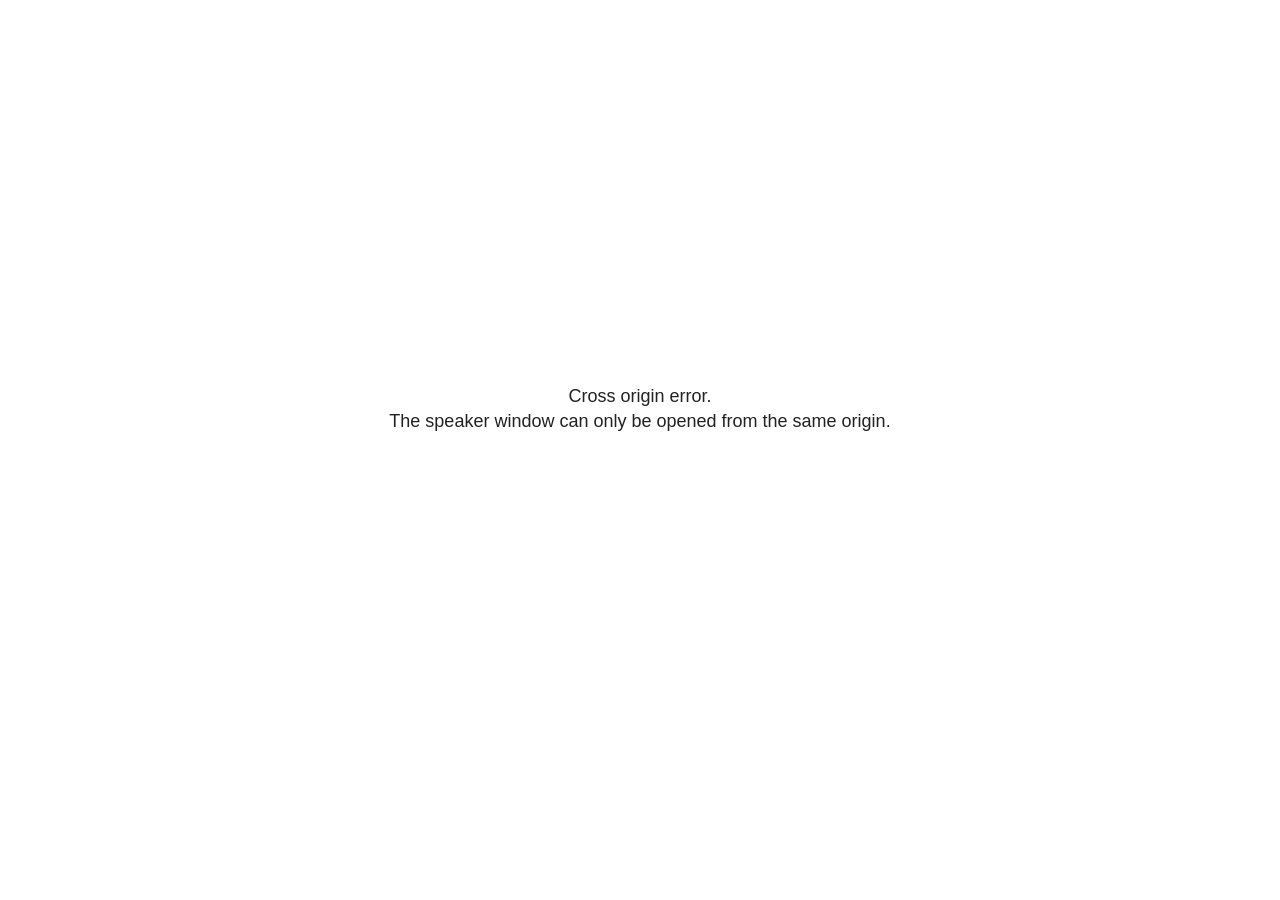
<file: site_libs/revealjs/plugin/notes/speaker-view.html>
<!--
	NOTE: You need to build the notes plugin after making changes to this file.
-->
<html lang="en">
	<head>
		<meta charset="utf-8">

		<title>reveal.js - Speaker View</title>

		<style>
			body {
				font-family: Helvetica;
				font-size: 18px;
			}

			#current-slide,
			#upcoming-slide,
			#speaker-controls {
				padding: 6px;
				box-sizing: border-box;
				-moz-box-sizing: border-box;
			}

			#current-slide iframe,
			#upcoming-slide iframe {
				width: 100%;
				height: 100%;
				border: 1px solid #ddd;
			}

			#current-slide .label,
			#upcoming-slide .label {
				position: absolute;
				top: 10px;
				left: 10px;
				z-index: 2;
			}

			#connection-status {
				position: absolute;
				top: 0;
				left: 0;
				width: 100%;
				height: 100%;
				z-index: 20;
				padding: 30% 20% 20% 20%;
				font-size: 18px;
				color: #222;
				background: #fff;
				text-align: center;
				box-sizing: border-box;
				line-height: 1.4;
			}

			.overlay-element {
				height: 34px;
				line-height: 34px;
				padding: 0 10px;
				text-shadow: none;
				background: rgba( 220, 220, 220, 0.8 );
				color: #222;
				font-size: 14px;
			}

			.overlay-element.interactive:hover {
				background: rgba( 220, 220, 220, 1 );
			}

			#current-slide {
				position: absolute;
				width: 60%;
				height: 100%;
				top: 0;
				left: 0;
				padding-right: 0;
			}

			#upcoming-slide {
				position: absolute;
				width: 40%;
				height: 40%;
				right: 0;
				top: 0;
			}

			/* Speaker controls */
			#speaker-controls {
				position: absolute;
				top: 40%;
				right: 0;
				width: 40%;
				height: 60%;
				overflow: auto;
				font-size: 18px;
			}

				.speaker-controls-time.hidden,
				.speaker-controls-notes.hidden {
					display: none;
				}

				.speaker-controls-time .label,
				.speaker-controls-pace .label,
				.speaker-controls-notes .label {
					text-transform: uppercase;
					font-weight: normal;
					font-size: 0.66em;
					color: #666;
					margin: 0;
				}

				.speaker-controls-time, .speaker-controls-pace {
					border-bottom: 1px solid rgba( 200, 200, 200, 0.5 );
					margin-bottom: 10px;
					padding: 10px 16px;
					padding-bottom: 20px;
					cursor: pointer;
				}

				.speaker-controls-time .reset-button {
					opacity: 0;
					float: right;
					color: #666;
					text-decoration: none;
				}
				.speaker-controls-time:hover .reset-button {
					opacity: 1;
				}

				.speaker-controls-time .timer,
				.speaker-controls-time .clock {
					width: 50%;
				}

				.speaker-controls-time .timer,
				.speaker-controls-time .clock,
				.speaker-controls-time .pacing .hours-value,
				.speaker-controls-time .pacing .minutes-value,
				.speaker-controls-time .pacing .seconds-value {
					font-size: 1.9em;
				}

				.speaker-controls-time .timer {
					float: left;
				}

				.speaker-controls-time .clock {
					float: right;
					text-align: right;
				}

				.speaker-controls-time span.mute {
					opacity: 0.3;
				}

				.speaker-controls-time .pacing-title {
					margin-top: 5px;
				}

				.speaker-controls-time .pacing.ahead {
					color: blue;
				}

				.speaker-controls-time .pacing.on-track {
					color: green;
				}

				.speaker-controls-time .pacing.behind {
					color: red;
				}

				.speaker-controls-notes {
					padding: 10px 16px;
				}

				.speaker-controls-notes .value {
					margin-top: 5px;
					line-height: 1.4;
					font-size: 1.2em;
				}

			/* Layout selector */
			#speaker-layout {
				position: absolute;
				top: 10px;
				right: 10px;
				color: #222;
				z-index: 10;
			}
				#speaker-layout select {
					position: absolute;
					width: 100%;
					height: 100%;
					top: 0;
					left: 0;
					border: 0;
					box-shadow: 0;
					cursor: pointer;
					opacity: 0;

					font-size: 1em;
					background-color: transparent;

					-moz-appearance: none;
					-webkit-appearance: none;
					-webkit-tap-highlight-color: rgba(0, 0, 0, 0);
				}

				#speaker-layout:focus-within {
					outline: 2px solid currentColor;
					outline-offset: 3px;
				}

				#speaker-layout select:focus {
					outline: none;
					box-shadow: none;
				}

			.clear {
				clear: both;
			}

			/* Speaker layout: Wide */
			body[data-speaker-layout="wide"] #current-slide,
			body[data-speaker-layout="wide"] #upcoming-slide {
				width: 50%;
				height: 45%;
				padding: 6px;
			}

			body[data-speaker-layout="wide"] #current-slide {
				top: 0;
				left: 0;
			}

			body[data-speaker-layout="wide"] #upcoming-slide {
				top: 0;
				left: 50%;
			}

			body[data-speaker-layout="wide"] #speaker-controls {
				top: 45%;
				left: 0;
				width: 100%;
				height: 50%;
				font-size: 1.25em;
			}

			/* Speaker layout: Tall */
			body[data-speaker-layout="tall"] #current-slide,
			body[data-speaker-layout="tall"] #upcoming-slide {
				width: 45%;
				height: 50%;
				padding: 6px;
			}

			body[data-speaker-layout="tall"] #current-slide {
				top: 0;
				left: 0;
			}

			body[data-speaker-layout="tall"] #upcoming-slide {
				top: 50%;
				left: 0;
			}

			body[data-speaker-layout="tall"] #speaker-controls {
				padding-top: 40px;
				top: 0;
				left: 45%;
				width: 55%;
				height: 100%;
				font-size: 1.25em;
			}

			/* Speaker layout: Notes only */
			body[data-speaker-layout="notes-only"] #current-slide,
			body[data-speaker-layout="notes-only"] #upcoming-slide {
				display: none;
			}

			body[data-speaker-layout="notes-only"] #speaker-controls {
				padding-top: 40px;
				top: 0;
				left: 0;
				width: 100%;
				height: 100%;
				font-size: 1.25em;
			}

			@media screen and (max-width: 1080px) {
				body[data-speaker-layout="default"] #speaker-controls {
					font-size: 16px;
				}
			}

			@media screen and (max-width: 900px) {
				body[data-speaker-layout="default"] #speaker-controls {
					font-size: 14px;
				}
			}

			@media screen and (max-width: 800px) {
				body[data-speaker-layout="default"] #speaker-controls {
					font-size: 12px;
				}
			}

		</style>
	</head>

	<body>

		<div id="connection-status">Loading speaker view...</div>

		<div id="current-slide" role="region" aria-label="Current slide"></div>
		<div id="upcoming-slide" role="region" aria-label="Upcoming slide"><span class="overlay-element label">Upcoming</span></div>
		<div id="speaker-controls">
			<div class="speaker-controls-time" role="region" aria-label="Time">
				<h4 class="label">Time <span class="reset-button">Click to Reset</span></h4>
				<div class="clock">
					<span class="clock-value">0:00 AM</span>
				</div>
				<div class="timer">
					<span class="hours-value">00</span><span class="minutes-value">:00</span><span class="seconds-value">:00</span>
				</div>
				<div class="clear"></div>

				<h4 class="label pacing-title" style="display: none">Pacing – Time to finish current slide</h4>
				<div class="pacing" style="display: none">
					<span class="hours-value">00</span><span class="minutes-value">:00</span><span class="seconds-value">:00</span>
				</div>
			</div>

			<div class="speaker-controls-notes hidden" role="region" aria-label="Speaker notes">
				<h4 class="label">Notes</h4>
				<div class="value"></div>
			</div>
		</div>
		<div id="speaker-layout" class="overlay-element interactive">
			<label for="speaker-layout-dropdown" class="speaker-layout-label">Layout</label><span class="speaker-layout-value" aria-hidden="true"></span>
			<select id="speaker-layout-dropdown" class="speaker-layout-dropdown"></select>
		</div>

		<script>

			(function() {

				var notes,
					notesValue,
					currentState,
					currentSlide,
					upcomingSlide,
					layoutLabel,
					layoutDropdown,
					pendingCalls = {},
					lastRevealApiCallId = 0,
					connected = false

				var connectionStatus = document.querySelector( '#connection-status' );

				var SPEAKER_LAYOUTS = {
					'default': 'Default',
					'wide': 'Wide',
					'tall': 'Tall',
					'notes-only': 'Notes only'
				};

				setupLayout();

				let openerOrigin;

				try {
					openerOrigin = window.opener.location.origin;
				}
				catch ( error ) { console.warn( error ) }

				// In order to prevent XSS, the speaker view will only run if its
				// opener has the same origin as itself
				if( window.location.origin !== openerOrigin ) {
					connectionStatus.innerHTML = 'Cross origin error.<br>The speaker window can only be opened from the same origin.';
					return;
				}

				var connectionTimeout = setTimeout( function() {
					connectionStatus.innerHTML = 'Error connecting to main window.<br>Please try closing and reopening the speaker view.';
				}, 5000 );

				window.addEventListener( 'message', function( event ) {

					// Validate the origin of all messages to avoid parsing messages
					// that aren't meant for us. Ignore when running off file:// so
					// that the speaker view continues to work without a web server.
					if( window.location.origin !== event.origin && window.location.origin !== 'file://' ) {
						return
					}

					clearTimeout( connectionTimeout );
					connectionStatus.style.display = 'none';

					var data = JSON.parse( event.data );

					// The overview mode is only useful to the reveal.js instance
					// where navigation occurs so we don't sync it
					if( data.state ) delete data.state.overview;

					// Messages sent by the notes plugin inside of the main window
					if( data && data.namespace === 'reveal-notes' ) {
						if( data.type === 'connect' ) {
							handleConnectMessage( data );
						}
						else if( data.type === 'state' ) {
							handleStateMessage( data );
						}
						else if( data.type === 'return' ) {
							pendingCalls[data.callId](data.result);
							delete pendingCalls[data.callId];
						}
					}
					// Messages sent by the reveal.js inside of the current slide preview
					else if( data && data.namespace === 'reveal' ) {
						if( /ready/.test( data.eventName ) ) {
							// Send a message back to notify that the handshake is complete
							window.opener.postMessage( JSON.stringify({ namespace: 'reveal-notes', type: 'connected'} ), '*' );
						}
						else if( /slidechanged|fragmentshown|fragmenthidden|paused|resumed/.test( data.eventName ) && currentState !== JSON.stringify( data.state ) ) {

							dispatchStateToMainWindow( data.state );

						}
					}

				} );

				/**
				 * Updates the presentation in the main window to match the state
				 * of the presentation in the notes window.
				 */
				const dispatchStateToMainWindow = debounce(( state ) => {
					window.opener.postMessage( JSON.stringify({ method: 'setState', args: [ state ]} ), '*' );
				}, 500);

				/**
				 * Asynchronously calls the Reveal.js API of the main frame.
				 */
				function callRevealApi( methodName, methodArguments, callback ) {

					var callId = ++lastRevealApiCallId;
					pendingCalls[callId] = callback;
					window.opener.postMessage( JSON.stringify( {
						namespace: 'reveal-notes',
						type: 'call',
						callId: callId,
						methodName: methodName,
						arguments: methodArguments
					} ), '*' );

				}

				/**
				 * Called when the main window is trying to establish a
				 * connection.
				 */
				function handleConnectMessage( data ) {

					if( connected === false ) {
						connected = true;

						setupIframes( data );
						setupKeyboard();
						setupNotes();
						setupTimer();
						setupHeartbeat();
					}

				}

				/**
				 * Called when the main window sends an updated state.
				 */
				function handleStateMessage( data ) {

					// Store the most recently set state to avoid circular loops
					// applying the same state
					currentState = JSON.stringify( data.state );

					// No need for updating the notes in case of fragment changes
					if ( data.notes ) {
						notes.classList.remove( 'hidden' );
						notesValue.style.whiteSpace = data.whitespace;
						if( data.markdown ) {
							notesValue.innerHTML = marked( data.notes );
						}
						else {
							notesValue.innerHTML = data.notes;
						}
					}
					else {
						notes.classList.add( 'hidden' );
					}

					// Update the note slides
					currentSlide.contentWindow.postMessage( JSON.stringify({ method: 'setState', args: [ data.state ] }), '*' );
					upcomingSlide.contentWindow.postMessage( JSON.stringify({ method: 'setState', args: [ data.state ] }), '*' );
					upcomingSlide.contentWindow.postMessage( JSON.stringify({ method: 'next' }), '*' );

				}

				// Limit to max one state update per X ms
				handleStateMessage = debounce( handleStateMessage, 200 );

				/**
				 * Forward keyboard events to the current slide window.
				 * This enables keyboard events to work even if focus
				 * isn't set on the current slide iframe.
				 *
				 * Block F5 default handling, it reloads and disconnects
				 * the speaker notes window.
				 */
				function setupKeyboard() {

					document.addEventListener( 'keydown', function( event ) {
						if( event.keyCode === 116 || ( event.metaKey && event.keyCode === 82 ) ) {
							event.preventDefault();
							return false;
						}
						// Let native controls handle their own keys without advancing slides.
						if( event.target.closest( 'input, select, textarea, button, [contenteditable]' ) ) return;

						currentSlide.contentWindow.postMessage( JSON.stringify({ method: 'triggerKey', args: [ event.keyCode ] }), '*' );
					} );

				}

				/**
				 * Creates the preview iframes.
				 */
				function setupIframes( data ) {

					var params = [
						'receiver',
						'progress=false',
						'history=false',
						'transition=none',
						'autoSlide=0',
						'backgroundTransition=none'
					].join( '&' );

					var urlSeparator = /\?/.test(data.url) ? '&' : '?';
					var hash = '#/' + data.state.indexh + '/' + data.state.indexv;
					var currentURL = data.url + urlSeparator + params + '&scrollActivationWidth=false&postMessageEvents=true' + hash;
					var upcomingURL = data.url + urlSeparator + params + '&scrollActivationWidth=false&controls=false' + hash;

					currentSlide = document.createElement( 'iframe' );
					currentSlide.setAttribute( 'title', 'Current slide preview' );
					currentSlide.setAttribute( 'width', 1280 );
					currentSlide.setAttribute( 'height', 1024 );
					currentSlide.setAttribute( 'src', currentURL );
					document.querySelector( '#current-slide' ).appendChild( currentSlide );

					upcomingSlide = document.createElement( 'iframe' );
					upcomingSlide.setAttribute( 'title', 'Upcoming slide preview' );
					upcomingSlide.setAttribute( 'width', 640 );
					upcomingSlide.setAttribute( 'height', 512 );
					upcomingSlide.setAttribute( 'src', upcomingURL );
					document.querySelector( '#upcoming-slide' ).appendChild( upcomingSlide );

				}

				/**
				 * Setup the notes UI.
				 */
				function setupNotes() {

					notes = document.querySelector( '.speaker-controls-notes' );
					notesValue = document.querySelector( '.speaker-controls-notes .value' );

				}

				/**
				 * We send out a heartbeat at all times to ensure we can
				 * reconnect with the main presentation window after reloads.
				 */
				function setupHeartbeat() {

					setInterval( () => {
						window.opener.postMessage( JSON.stringify({ namespace: 'reveal-notes', type: 'heartbeat'} ), '*' );
					}, 1000 );

				}

				function getTimings( callback ) {

					callRevealApi( 'getSlidesAttributes', [], function ( slideAttributes ) {
						callRevealApi( 'getConfig', [], function ( config ) {
							var totalTime = config.totalTime;
							var minTimePerSlide = config.minimumTimePerSlide || 0;
							var defaultTiming = config.defaultTiming;
							if ((defaultTiming == null) && (totalTime == null)) {
								callback(null);
								return;
							}
							// Setting totalTime overrides defaultTiming
							if (totalTime) {
								defaultTiming = 0;
							}
							var timings = [];
							for ( var i in slideAttributes ) {
								var slide = slideAttributes[ i ];
								var timing = defaultTiming;
								if( slide.hasOwnProperty( 'data-timing' )) {
									var t = slide[ 'data-timing' ];
									timing = parseInt(t);
									if( isNaN(timing) ) {
										console.warn("Could not parse timing '" + t + "' of slide " + i + "; using default of " + defaultTiming);
										timing = defaultTiming;
									}
								}
								timings.push(timing);
							}
							if ( totalTime ) {
								// After we've allocated time to individual slides, we summarize it and
								// subtract it from the total time
								var remainingTime = totalTime - timings.reduce( function(a, b) { return a + b; }, 0 );
								// The remaining time is divided by the number of slides that have 0 seconds
								// allocated at the moment, giving the average time-per-slide on the remaining slides
								var remainingSlides = (timings.filter( function(x) { return x == 0 }) ).length
								var timePerSlide = Math.round( remainingTime / remainingSlides, 0 )
								// And now we replace every zero-value timing with that average
								timings = timings.map( function(x) { return (x==0 ? timePerSlide : x) } );
							}
							var slidesUnderMinimum = timings.filter( function(x) { return (x < minTimePerSlide) } ).length
							if ( slidesUnderMinimum ) {
								message = "The pacing time for " + slidesUnderMinimum + " slide(s) is under the configured minimum of " + minTimePerSlide + " seconds. Check the data-timing attribute on individual slides, or consider increasing the totalTime or minimumTimePerSlide configuration options (or removing some slides).";
								alert(message);
							}
							callback( timings );
						} );
					} );

				}

				/**
				 * Return the number of seconds allocated for presenting
				 * all slides up to and including this one.
				 */
				function getTimeAllocated( timings, callback ) {

					callRevealApi( 'getSlidePastCount', [], function ( currentSlide ) {
						var allocated = 0;
						for (var i in timings.slice(0, currentSlide + 1)) {
							allocated += timings[i];
						}
						callback( allocated );
					} );

				}

				/**
				 * Create the timer and clock and start updating them
				 * at an interval.
				 */
				function setupTimer() {

					var start = new Date(),
					timeEl = document.querySelector( '.speaker-controls-time' ),
					clockEl = timeEl.querySelector( '.clock-value' ),
					hoursEl = timeEl.querySelector( '.hours-value' ),
					minutesEl = timeEl.querySelector( '.minutes-value' ),
					secondsEl = timeEl.querySelector( '.seconds-value' ),
					pacingTitleEl = timeEl.querySelector( '.pacing-title' ),
					pacingEl = timeEl.querySelector( '.pacing' ),
					pacingHoursEl = pacingEl.querySelector( '.hours-value' ),
					pacingMinutesEl = pacingEl.querySelector( '.minutes-value' ),
					pacingSecondsEl = pacingEl.querySelector( '.seconds-value' );

					var timings = null;
					getTimings( function ( _timings ) {

						timings = _timings;
						if (_timings !== null) {
							pacingTitleEl.style.removeProperty('display');
							pacingEl.style.removeProperty('display');
						}

						// Update once directly
						_updateTimer();

						// Then update every second
						setInterval( _updateTimer, 1000 );

					} );


					function _resetTimer() {

						if (timings == null) {
							start = new Date();
							_updateTimer();
						}
						else {
							// Reset timer to beginning of current slide
							getTimeAllocated( timings, function ( slideEndTimingSeconds ) {
								var slideEndTiming = slideEndTimingSeconds * 1000;
								callRevealApi( 'getSlidePastCount', [], function ( currentSlide ) {
									var currentSlideTiming = timings[currentSlide] * 1000;
									var previousSlidesTiming = slideEndTiming - currentSlideTiming;
									var now = new Date();
									start = new Date(now.getTime() - previousSlidesTiming);
									_updateTimer();
								} );
							} );
						}

					}

					timeEl.addEventListener( 'click', function() {
						_resetTimer();
						return false;
					} );

					function _displayTime( hrEl, minEl, secEl, time) {

						var sign = Math.sign(time) == -1 ? "-" : "";
						time = Math.abs(Math.round(time / 1000));
						var seconds = time % 60;
						var minutes = Math.floor( time / 60 ) % 60 ;
						var hours = Math.floor( time / ( 60 * 60 )) ;
						hrEl.innerHTML = sign + zeroPadInteger( hours );
						if (hours == 0) {
							hrEl.classList.add( 'mute' );
						}
						else {
							hrEl.classList.remove( 'mute' );
						}
						minEl.innerHTML = ':' + zeroPadInteger( minutes );
						if (hours == 0 && minutes == 0) {
							minEl.classList.add( 'mute' );
						}
						else {
							minEl.classList.remove( 'mute' );
						}
						secEl.innerHTML = ':' + zeroPadInteger( seconds );
					}

					function _updateTimer() {

						var diff, hours, minutes, seconds,
						now = new Date();

						diff = now.getTime() - start.getTime();

						clockEl.innerHTML = now.toLocaleTimeString( 'en-US', { hour12: true, hour: '2-digit', minute:'2-digit' } );
						_displayTime( hoursEl, minutesEl, secondsEl, diff );
						if (timings !== null) {
							_updatePacing(diff);
						}

					}

					function _updatePacing(diff) {

						getTimeAllocated( timings, function ( slideEndTimingSeconds ) {
							var slideEndTiming = slideEndTimingSeconds * 1000;

							callRevealApi( 'getSlidePastCount', [], function ( currentSlide ) {
								var currentSlideTiming = timings[currentSlide] * 1000;
								var timeLeftCurrentSlide = slideEndTiming - diff;
								if (timeLeftCurrentSlide < 0) {
									pacingEl.className = 'pacing behind';
								}
								else if (timeLeftCurrentSlide < currentSlideTiming) {
									pacingEl.className = 'pacing on-track';
								}
								else {
									pacingEl.className = 'pacing ahead';
								}
								_displayTime( pacingHoursEl, pacingMinutesEl, pacingSecondsEl, timeLeftCurrentSlide );
							} );
						} );
					}

				}

				/**
				 * Sets up the speaker view layout and layout selector.
				 */
				function setupLayout() {

					layoutDropdown = document.querySelector( '.speaker-layout-dropdown' );
					layoutLabel = document.querySelector( '.speaker-layout-value' );

					// Render the list of available layouts
					for( var id in SPEAKER_LAYOUTS ) {
						var option = document.createElement( 'option' );
						option.setAttribute( 'value', id );
						option.textContent = SPEAKER_LAYOUTS[ id ];
						layoutDropdown.appendChild( option );
					}

					// Monitor the dropdown for changes
					layoutDropdown.addEventListener( 'change', function( event ) {

						setLayout( layoutDropdown.value );

					}, false );

					// Restore any currently persisted layout
					setLayout( getLayout() );

				}

				/**
				 * Sets a new speaker view layout. The layout is persisted
				 * in local storage.
				 */
				function setLayout( value ) {

					var title = SPEAKER_LAYOUTS[ value ];

					layoutLabel.textContent = title ? ( ': ' + title ) : '';
					layoutDropdown.value = value;

					document.body.setAttribute( 'data-speaker-layout', value );

					// Persist locally
					if( supportsLocalStorage() ) {
						window.localStorage.setItem( 'reveal-speaker-layout', value );
					}

				}

				/**
				 * Returns the ID of the most recently set speaker layout
				 * or our default layout if none has been set.
				 */
				function getLayout() {

					if( supportsLocalStorage() ) {
						var layout = window.localStorage.getItem( 'reveal-speaker-layout' );
						if( layout ) {
							return layout;
						}
					}

					// Default to the first record in the layouts hash
					for( var id in SPEAKER_LAYOUTS ) {
						return id;
					}

				}

				function supportsLocalStorage() {

					try {
						localStorage.setItem('test', 'test');
						localStorage.removeItem('test');
						return true;
					}
					catch( e ) {
						return false;
					}

				}

				function zeroPadInteger( num ) {

					var str = '00' + parseInt( num );
					return str.substring( str.length - 2 );

				}

				/**
				 * Limits the frequency at which a function can be called.
				 */
				function debounce( fn, ms ) {

					var lastTime = 0,
						timeout;

					return function() {

						var args = arguments;
						var context = this;

						clearTimeout( timeout );

						var timeSinceLastCall = Date.now() - lastTime;
						if( timeSinceLastCall > ms ) {
							fn.apply( context, args );
							lastTime = Date.now();
						}
						else {
							timeout = setTimeout( function() {
								fn.apply( context, args );
								lastTime = Date.now();
							}, ms - timeSinceLastCall );
						}

					}

				}

			})();

		</script>
	</body>
</html>
</file>
<file: site_libs/quarto-html/tippy.css>
.tippy-box[data-animation=fade][data-state=hidden]{opacity:0}[data-tippy-root]{max-width:calc(100vw - 10px)}.tippy-box{position:relative;background-color:#333;color:#fff;border-radius:4px;font-size:14px;line-height:1.4;white-space:normal;outline:0;transition-property:transform,visibility,opacity}.tippy-box[data-placement^=top]>.tippy-arrow{bottom:0}.tippy-box[data-placement^=top]>.tippy-arrow:before{bottom:-7px;left:0;border-width:8px 8px 0;border-top-color:initial;transform-origin:center top}.tippy-box[data-placement^=bottom]>.tippy-arrow{top:0}.tippy-box[data-placement^=bottom]>.tippy-arrow:before{top:-7px;left:0;border-width:0 8px 8px;border-bottom-color:initial;transform-origin:center bottom}.tippy-box[data-placement^=left]>.tippy-arrow{right:0}.tippy-box[data-placement^=left]>.tippy-arrow:before{border-width:8px 0 8px 8px;border-left-color:initial;right:-7px;transform-origin:center left}.tippy-box[data-placement^=right]>.tippy-arrow{left:0}.tippy-box[data-placement^=right]>.tippy-arrow:before{left:-7px;border-width:8px 8px 8px 0;border-right-color:initial;transform-origin:center right}.tippy-box[data-inertia][data-state=visible]{transition-timing-function:cubic-bezier(.54,1.5,.38,1.11)}.tippy-arrow{width:16px;height:16px;color:#333}.tippy-arrow:before{content:"";position:absolute;border-color:transparent;border-style:solid}.tippy-content{position:relative;padding:5px 9px;z-index:1}
</file>
<file: site_libs/quarto-html/quarto-syntax-highlighting-47407c29e8f0cbb45854e90f85b31c93.css>
/* quarto syntax highlight colors */
:root {
  --quarto-hl-ot-color: #003B4F;
  --quarto-hl-at-color: #657422;
  --quarto-hl-ss-color: #20794D;
  --quarto-hl-an-color: #5E5E5E;
  --quarto-hl-fu-color: #4758AB;
  --quarto-hl-st-color: #20794D;
  --quarto-hl-cf-color: #003B4F;
  --quarto-hl-op-color: #5E5E5E;
  --quarto-hl-er-color: #AD0000;
  --quarto-hl-bn-color: #AD0000;
  --quarto-hl-al-color: #AD0000;
  --quarto-hl-va-color: #111111;
  --quarto-hl-bu-color: inherit;
  --quarto-hl-ex-color: inherit;
  --quarto-hl-pp-color: #AD0000;
  --quarto-hl-in-color: #5E5E5E;
  --quarto-hl-vs-color: #20794D;
  --quarto-hl-wa-color: #5E5E5E;
  --quarto-hl-do-color: #5E5E5E;
  --quarto-hl-im-color: #00769E;
  --quarto-hl-ch-color: #20794D;
  --quarto-hl-dt-color: #AD0000;
  --quarto-hl-fl-color: #AD0000;
  --quarto-hl-co-color: #5E5E5E;
  --quarto-hl-cv-color: #5E5E5E;
  --quarto-hl-cn-color: #8f5902;
  --quarto-hl-sc-color: #5E5E5E;
  --quarto-hl-dv-color: #AD0000;
  --quarto-hl-kw-color: #003B4F;
}

/* other quarto variables */
:root {
  --quarto-font-monospace: "Fira Code";
}

/* syntax highlight based on Pandoc's rules */
pre > code.sourceCode > span {
  color: #003B4F;
}

code.sourceCode > span {
  color: #003B4F;
}

div.sourceCode,
div.sourceCode pre.sourceCode {
  color: #003B4F;
}

/* Normal */
code span {
  color: #003B4F;
}

/* Alert */
code span.al {
  color: #AD0000;
  font-style: inherit;
}

/* Annotation */
code span.an {
  color: #5E5E5E;
  font-style: inherit;
}

/* Attribute */
code span.at {
  color: #657422;
  font-style: inherit;
}

/* BaseN */
code span.bn {
  color: #AD0000;
  font-style: inherit;
}

/* BuiltIn */
code span.bu {
  font-style: inherit;
}

/* ControlFlow */
code span.cf {
  color: #003B4F;
  font-weight: bold;
  font-style: inherit;
}

/* Char */
code span.ch {
  color: #20794D;
  font-style: inherit;
}

/* Constant */
code span.cn {
  color: #8f5902;
  font-style: inherit;
}

/* Comment */
code span.co {
  color: #5E5E5E;
  font-style: inherit;
}

/* CommentVar */
code span.cv {
  color: #5E5E5E;
  font-style: italic;
}

/* Documentation */
code span.do {
  color: #5E5E5E;
  font-style: italic;
}

/* DataType */
code span.dt {
  color: #AD0000;
  font-style: inherit;
}

/* DecVal */
code span.dv {
  color: #AD0000;
  font-style: inherit;
}

/* Error */
code span.er {
  color: #AD0000;
  font-style: inherit;
}

/* Extension */
code span.ex {
  font-style: inherit;
}

/* Float */
code span.fl {
  color: #AD0000;
  font-style: inherit;
}

/* Function */
code span.fu {
  color: #4758AB;
  font-style: inherit;
}

/* Import */
code span.im {
  color: #00769E;
  font-style: inherit;
}

/* Information */
code span.in {
  color: #5E5E5E;
  font-style: inherit;
}

/* Keyword */
code span.kw {
  color: #003B4F;
  font-weight: bold;
  font-style: inherit;
}

/* Operator */
code span.op {
  color: #5E5E5E;
  font-style: inherit;
}

/* Other */
code span.ot {
  color: #003B4F;
  font-style: inherit;
}

/* Preprocessor */
code span.pp {
  color: #AD0000;
  font-style: inherit;
}

/* SpecialChar */
code span.sc {
  color: #5E5E5E;
  font-style: inherit;
}

/* SpecialString */
code span.ss {
  color: #20794D;
  font-style: inherit;
}

/* String */
code span.st {
  color: #20794D;
  font-style: inherit;
}

/* Variable */
code span.va {
  color: #111111;
  font-style: inherit;
}

/* VerbatimString */
code span.vs {
  color: #20794D;
  font-style: inherit;
}

/* Warning */
code span.wa {
  color: #5E5E5E;
  font-style: italic;
}

.prevent-inlining {
  content: "</";
}

/*# sourceMappingURL=3411789f77267fbdaa19804bd9b2834b.css.map */
</file>
<file: site_libs/quarto-html/quarto-syntax-highlighting-dark-29bebc711971320925fa0dba636024dd.css>
/* quarto syntax highlight colors */
:root {
  --quarto-hl-al-color: #f07178;
  --quarto-hl-an-color: #d4d0ab;
  --quarto-hl-at-color: #00e0e0;
  --quarto-hl-bn-color: #d4d0ab;
  --quarto-hl-bu-color: #abe338;
  --quarto-hl-ch-color: #abe338;
  --quarto-hl-co-color: #f8f8f2;
  --quarto-hl-cv-color: #ffd700;
  --quarto-hl-cn-color: #ffd700;
  --quarto-hl-cf-color: #ffa07a;
  --quarto-hl-dt-color: #ffa07a;
  --quarto-hl-dv-color: #d4d0ab;
  --quarto-hl-do-color: #f8f8f2;
  --quarto-hl-er-color: #f07178;
  --quarto-hl-ex-color: #00e0e0;
  --quarto-hl-fl-color: #d4d0ab;
  --quarto-hl-fu-color: #ffa07a;
  --quarto-hl-im-color: #abe338;
  --quarto-hl-in-color: #d4d0ab;
  --quarto-hl-kw-color: #ffa07a;
  --quarto-hl-op-color: #ffa07a;
  --quarto-hl-ot-color: #00e0e0;
  --quarto-hl-pp-color: #dcc6e0;
  --quarto-hl-re-color: #00e0e0;
  --quarto-hl-sc-color: #abe338;
  --quarto-hl-ss-color: #abe338;
  --quarto-hl-st-color: #abe338;
  --quarto-hl-va-color: #00e0e0;
  --quarto-hl-vs-color: #abe338;
  --quarto-hl-wa-color: #dcc6e0;
}

/* other quarto variables */
:root {
  --quarto-font-monospace: "Fira Code";
}

/* syntax highlight based on Pandoc's rules */
pre > code.sourceCode > span {
  color: #f8f8f2;
}

code.sourceCode > span {
  color: #f8f8f2;
}

div.sourceCode,
div.sourceCode pre.sourceCode {
  color: #f8f8f2;
}

/* Normal */
code span {
  color: #f8f8f2;
}

/* Alert */
code span.al {
  color: #f07178;
}

/* Annotation */
code span.an {
  color: #d4d0ab;
}

/* Attribute */
code span.at {
  color: #00e0e0;
}

/* BaseN */
code span.bn {
  color: #d4d0ab;
}

/* BuiltIn */
code span.bu {
  color: #abe338;
}

/* ControlFlow */
code span.cf {
  font-weight: bold;
  color: #ffa07a;
}

/* Char */
code span.ch {
  color: #abe338;
}

/* Constant */
code span.cn {
  color: #ffd700;
}

/* Comment */
code span.co {
  font-style: italic;
  color: #f8f8f2;
}

/* CommentVar */
code span.cv {
  color: #ffd700;
}

/* Documentation */
code span.do {
  color: #f8f8f2;
}

/* DataType */
code span.dt {
  color: #ffa07a;
}

/* DecVal */
code span.dv {
  color: #d4d0ab;
}

/* Error */
code span.er {
  color: #f07178;
  text-decoration: underline;
}

/* Extension */
code span.ex {
  font-weight: bold;
  color: #00e0e0;
}

/* Float */
code span.fl {
  color: #d4d0ab;
}

/* Function */
code span.fu {
  color: #ffa07a;
}

/* Import */
code span.im {
  color: #abe338;
}

/* Information */
code span.in {
  color: #d4d0ab;
}

/* Keyword */
code span.kw {
  font-weight: bold;
  color: #ffa07a;
}

/* Operator */
code span.op {
  color: #ffa07a;
}

/* Other */
code span.ot {
  color: #00e0e0;
}

/* Preprocessor */
code span.pp {
  color: #dcc6e0;
}

/* RegionMarker */
code span.re {
  background-color: #f8f8f2;
  color: #00e0e0;
}

/* SpecialChar */
code span.sc {
  color: #abe338;
}

/* SpecialString */
code span.ss {
  color: #abe338;
}

/* String */
code span.st {
  color: #abe338;
}

/* Variable */
code span.va {
  color: #00e0e0;
}

/* VerbatimString */
code span.vs {
  color: #abe338;
}

/* Warning */
code span.wa {
  color: #dcc6e0;
}

.prevent-inlining {
  content: "</";
}

/*# sourceMappingURL=cc359c731829013d7746b8de1efb17d0.css.map */
</file>
